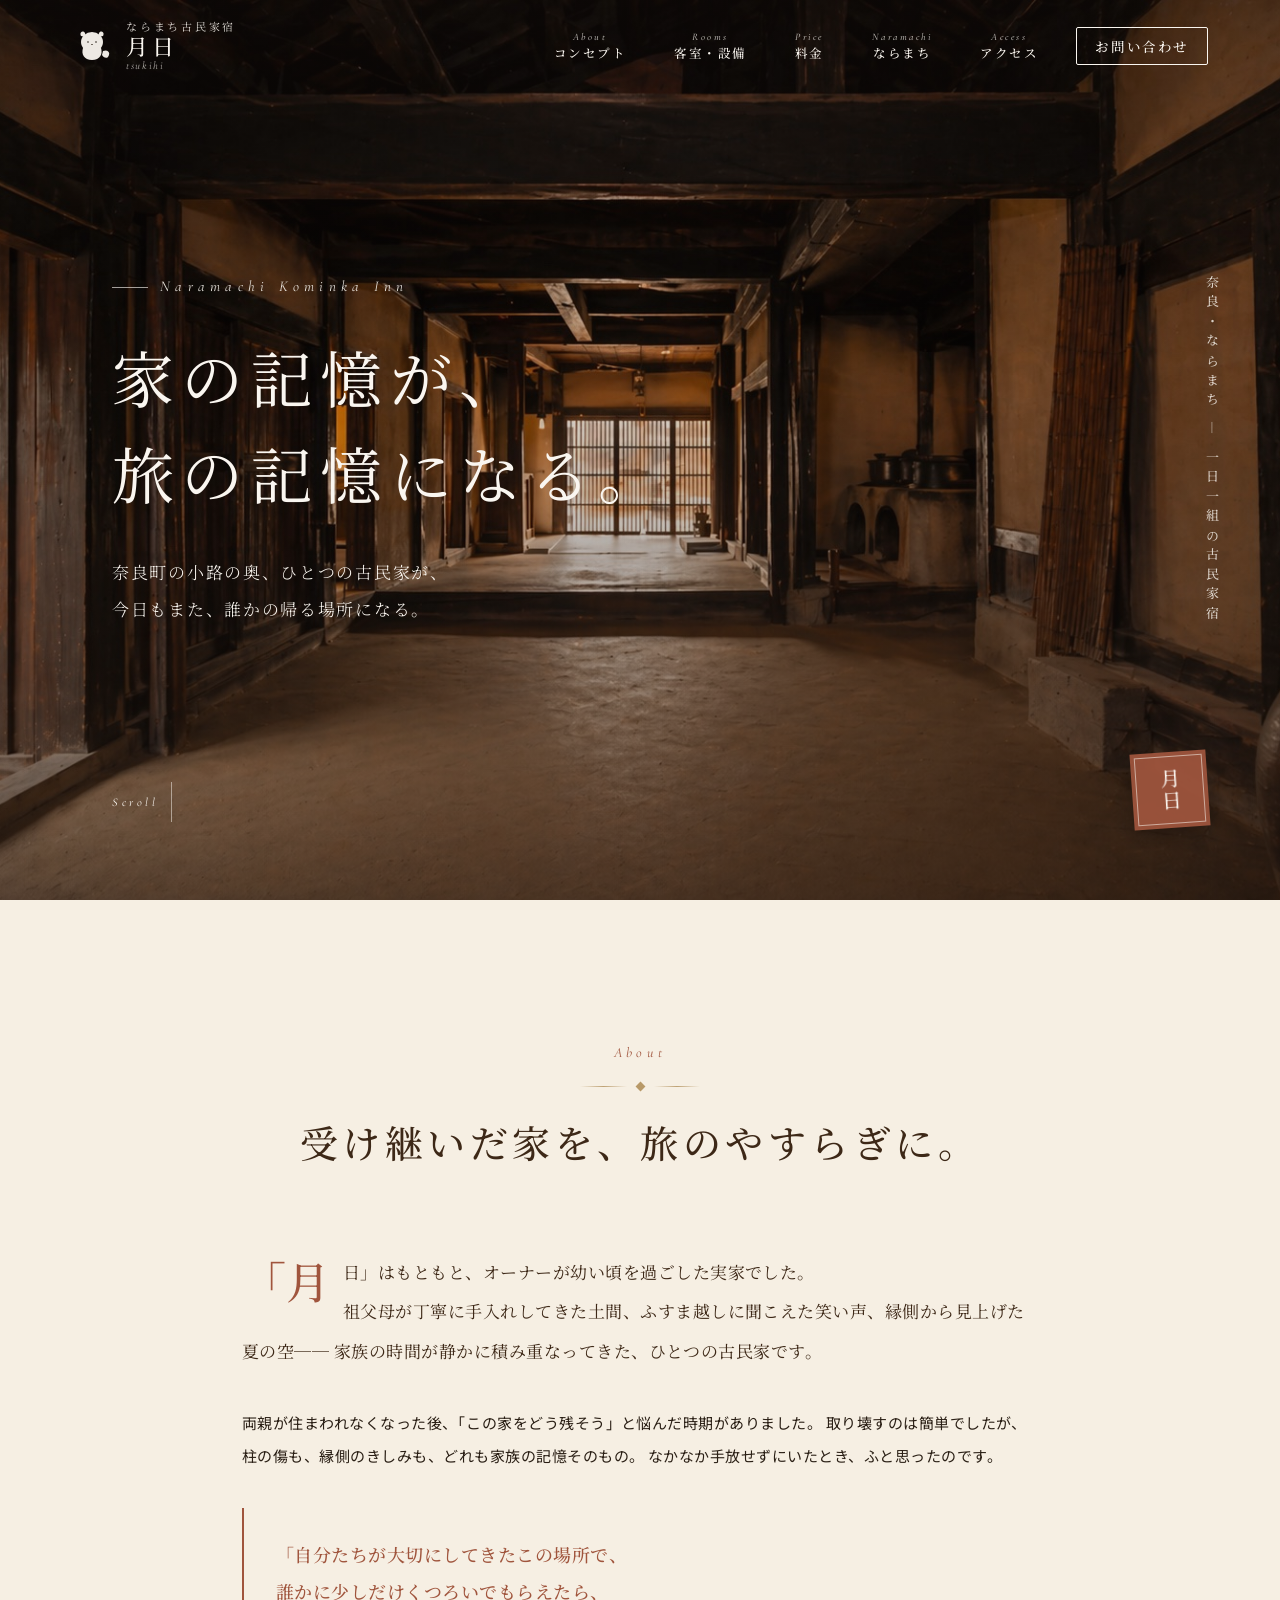
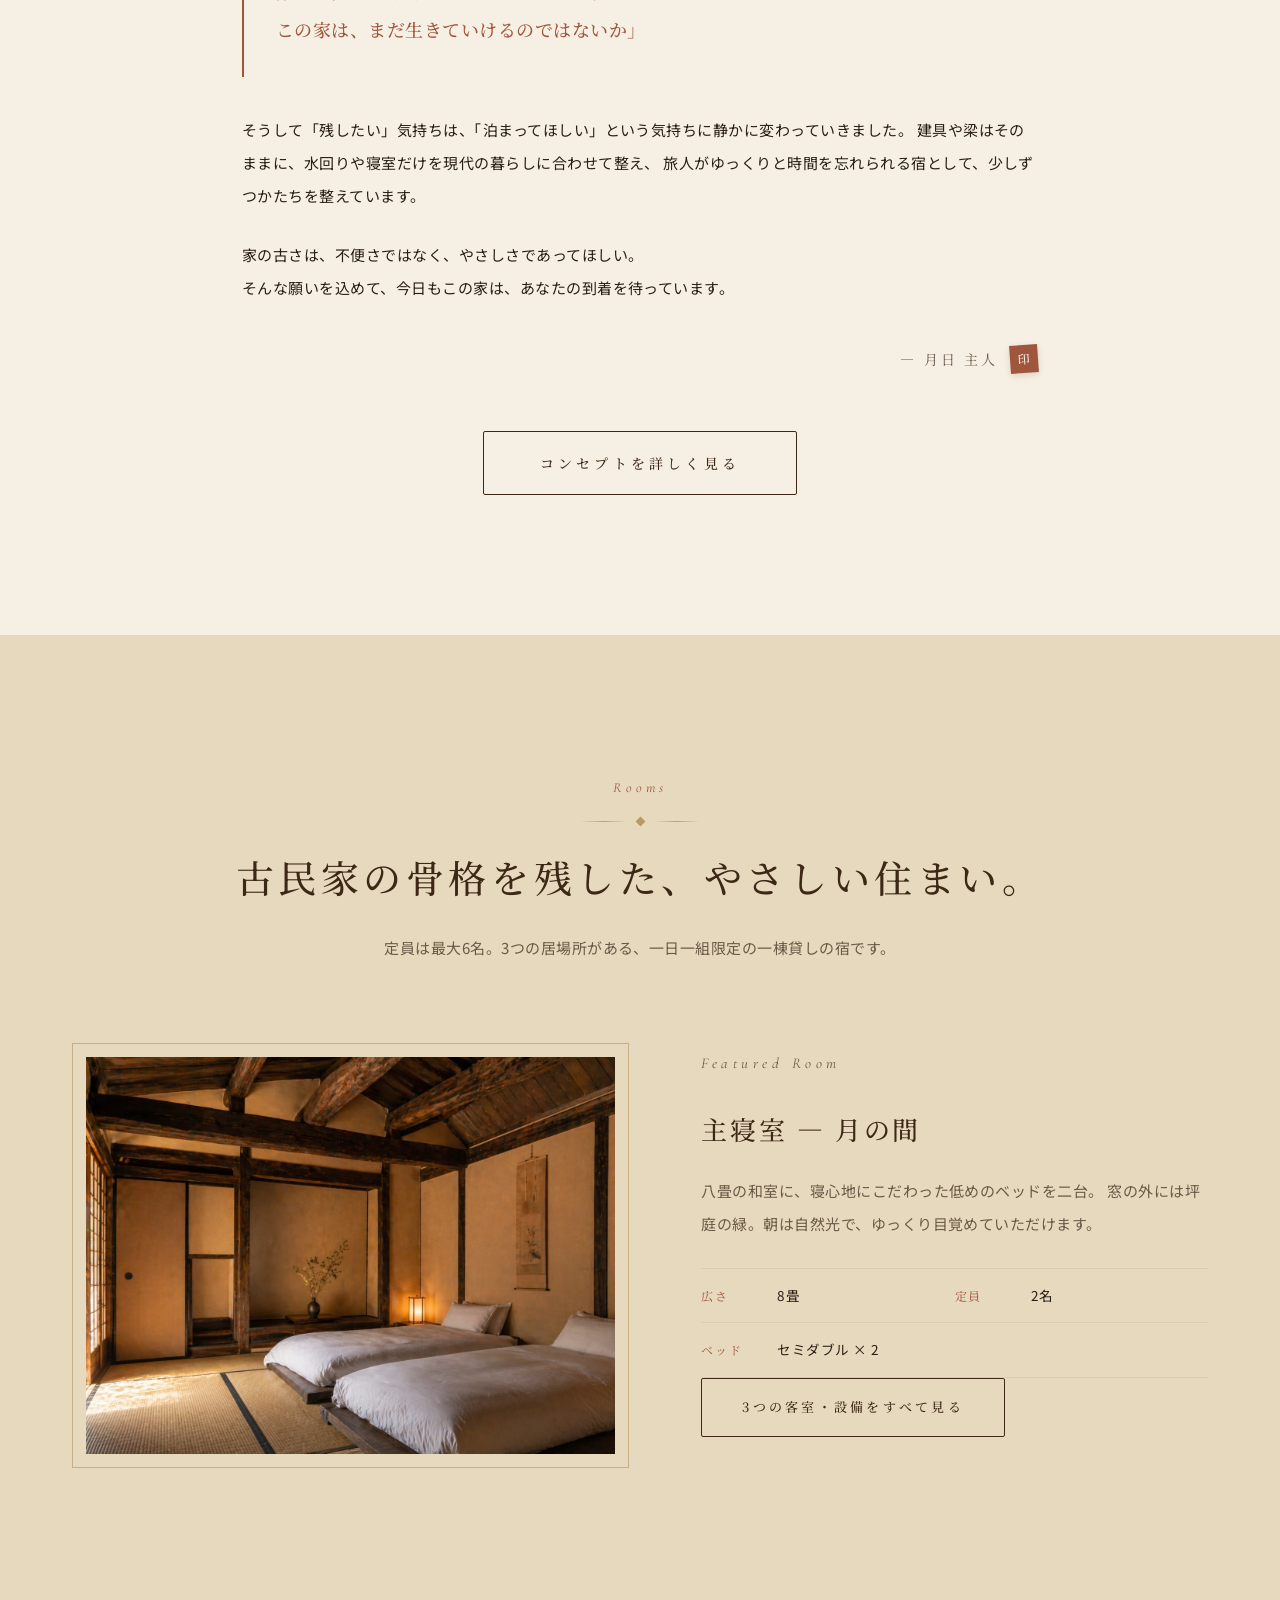
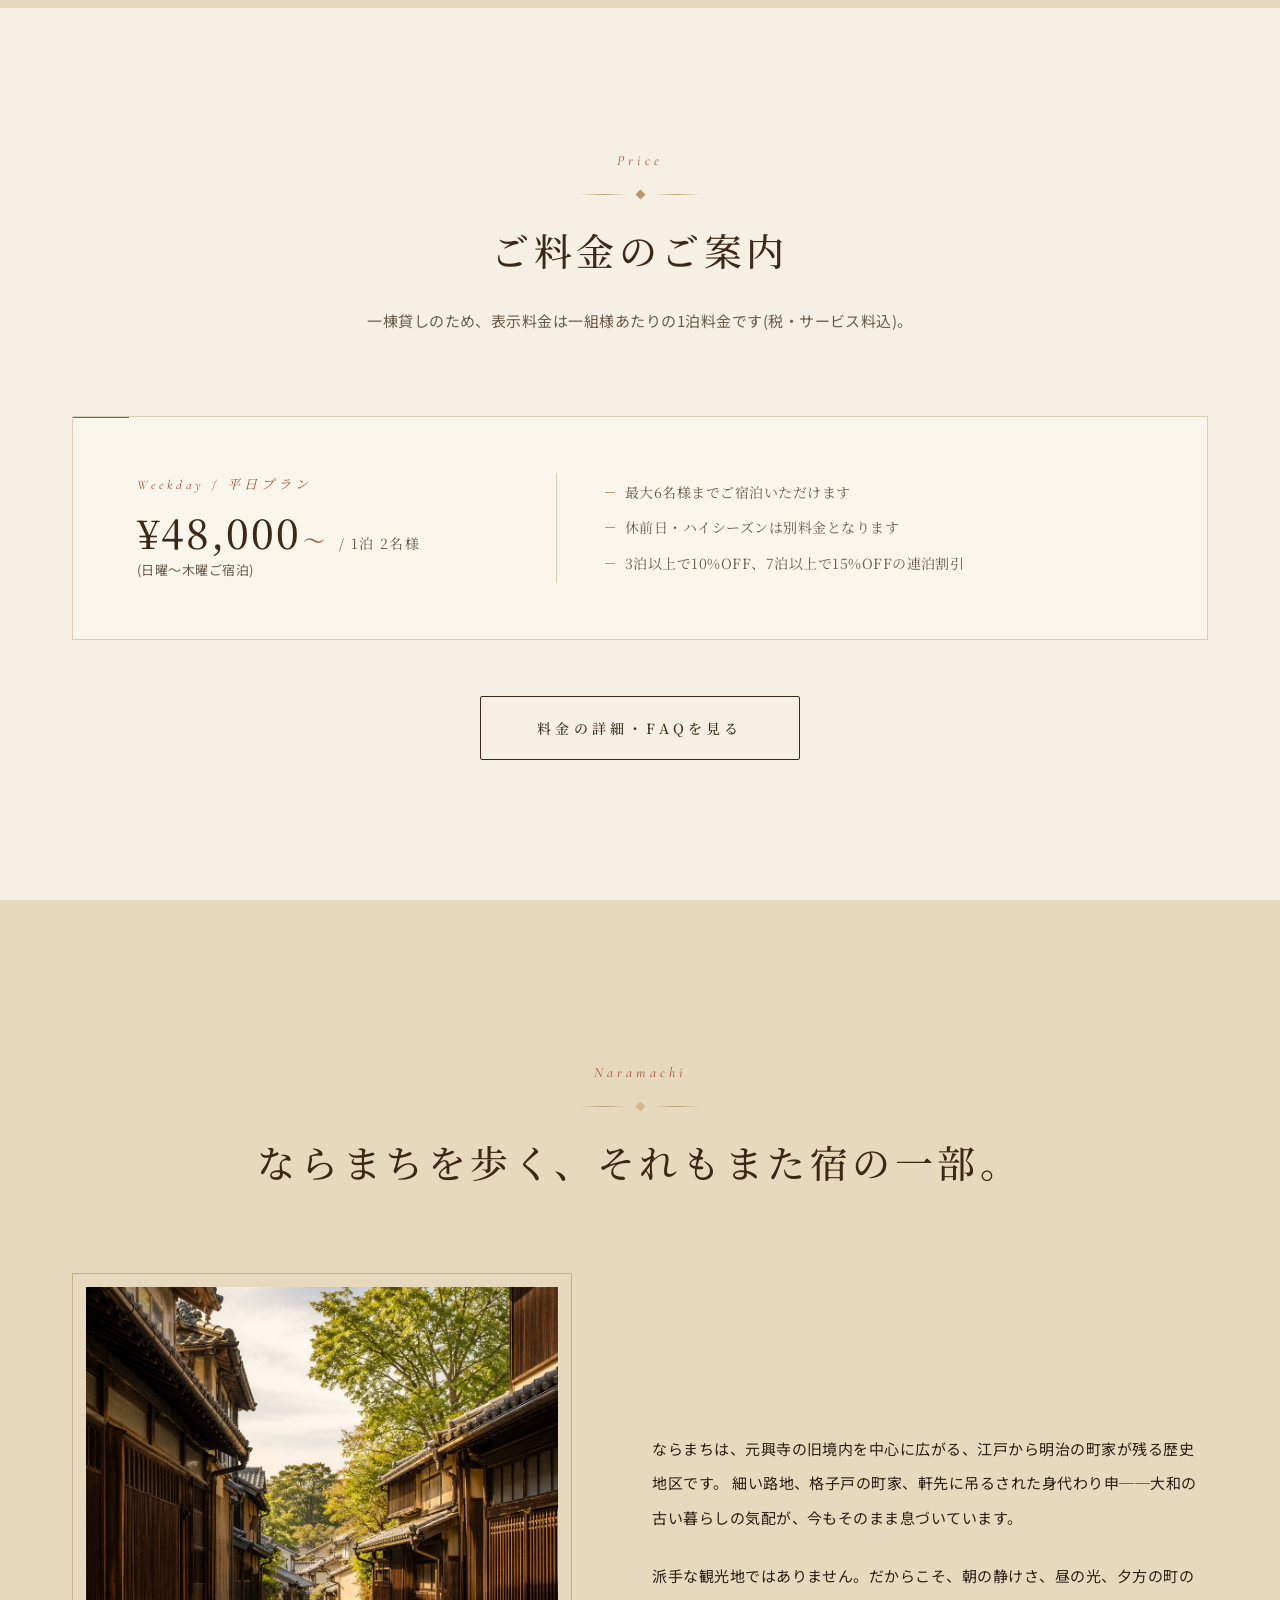
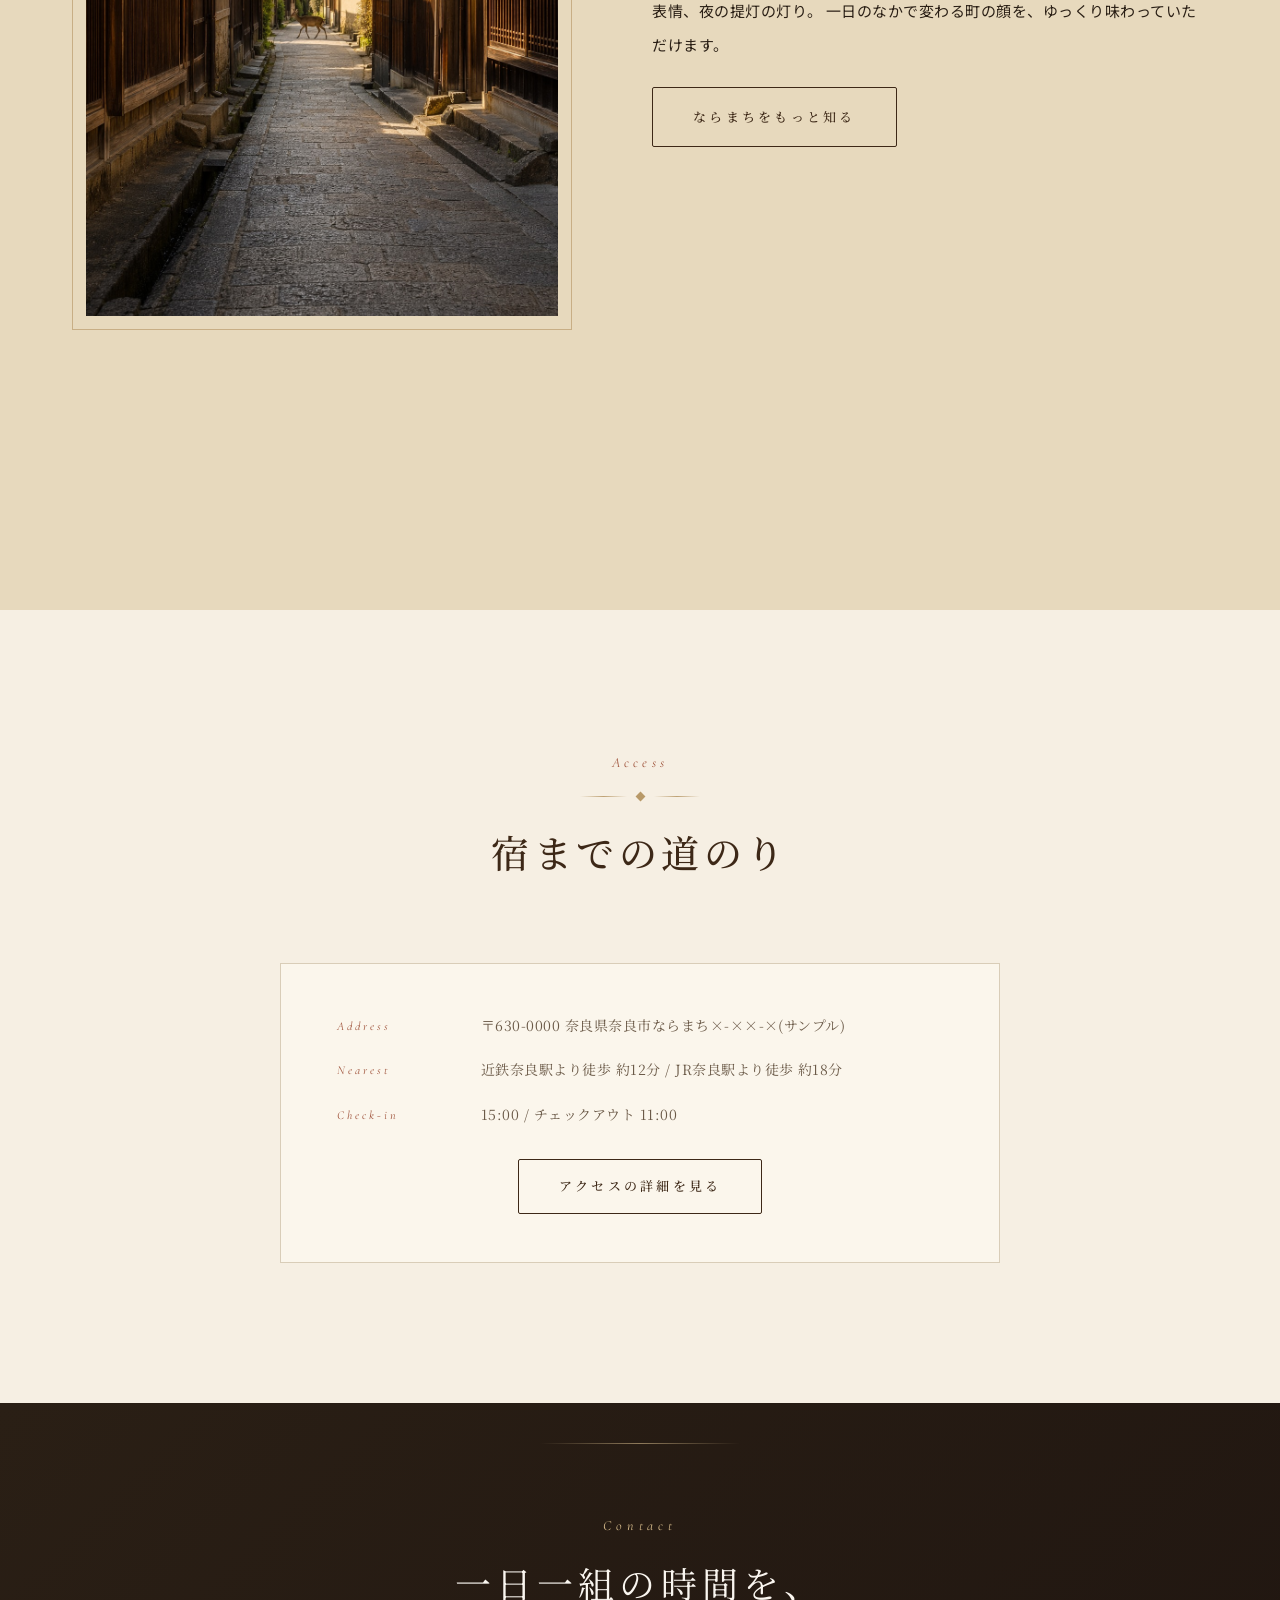
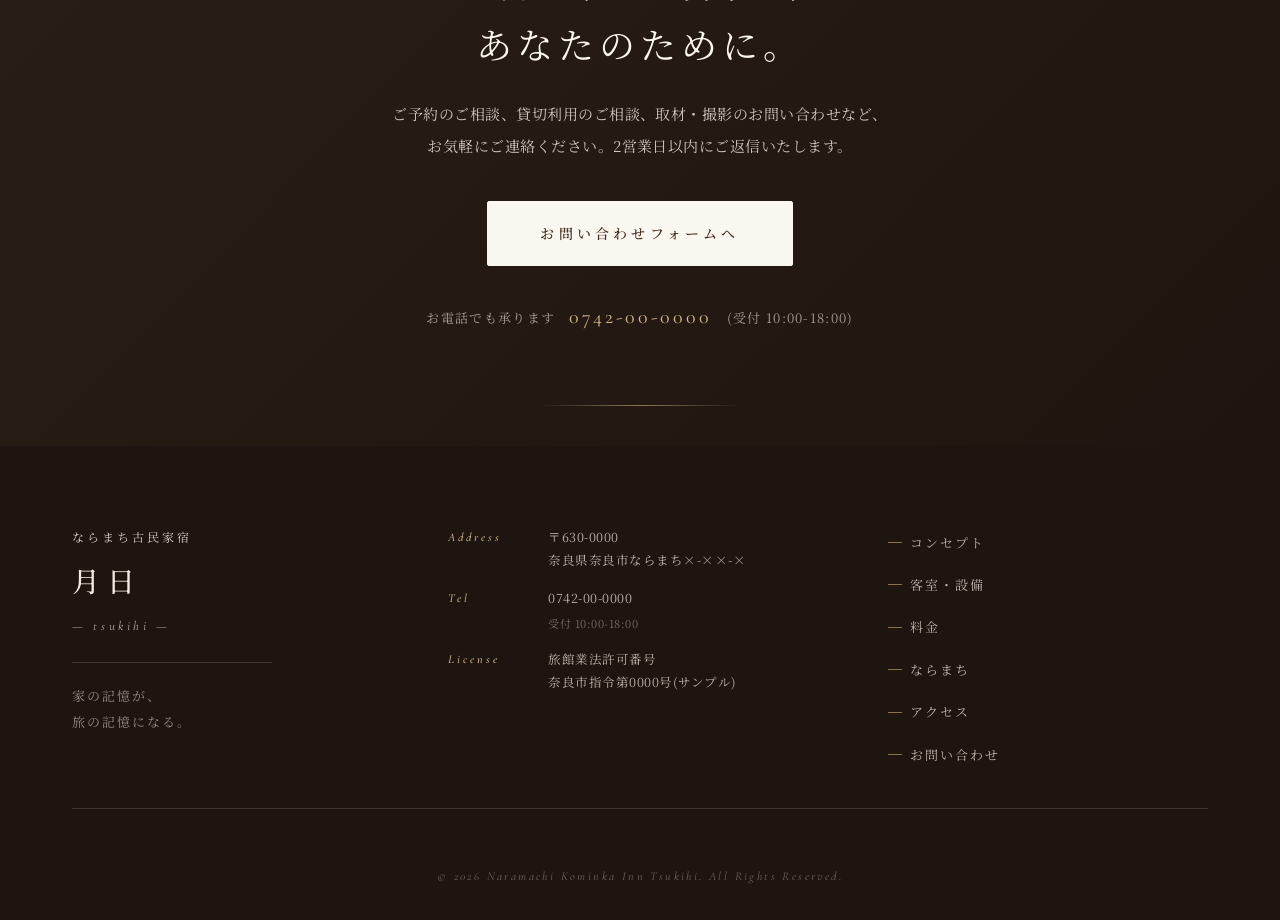
<file: index.html>
<!DOCTYPE html>
<html lang="ja">
<head>
<meta charset="UTF-8" />
<meta name="viewport" content="width=device-width, initial-scale=1.0" />
<title>ならまち古民家宿 月日 -tsukihi- | 奈良・ならまちの一棟貸し古民家宿</title>
<meta name="description" content="奈良・ならまちの古民家を改装した一棟貸しの宿「月日」。受け継がれた家の温もりをそのままに、旅人を迎えます。" />
<link rel="preconnect" href="https://fonts.googleapis.com" />
<link rel="preconnect" href="https://fonts.gstatic.com" crossorigin />
<link href="https://fonts.googleapis.com/css2?family=Noto+Serif+JP:wght@300;400;500;600;700&family=Noto+Sans+JP:wght@300;400;500;700&family=Cormorant+Garamond:ital,wght@0,400;0,500;1,400;1,500&display=swap" rel="stylesheet" />
<link rel="stylesheet" href="style.css" />
</head>
<body>

<!-- ============================
     SVG Defs — Mascots
============================ -->
<svg width="0" height="0" style="position:absolute" aria-hidden="true">
  <defs>
    <symbol id="mascot-tanuki" viewBox="0 0 80 72">
      <g fill="currentColor" stroke="none">
        <path d="M18 16 C 14 8, 22 4, 26 10 L 28 18 Z"/>
        <path d="M62 16 C 66 8, 58 4, 54 10 L 52 18 Z"/>
        <ellipse cx="40" cy="28" rx="22" ry="20"/>
        <path d="M22 40 C 18 52, 24 64, 40 64 C 56 64, 62 52, 58 40 Z"/>
        <path d="M62 46 C 72 42, 78 50, 72 58 C 68 62, 62 58, 60 54 Z"/>
      </g>
      <g fill="#faf6f0" stroke="none">
        <ellipse cx="32" cy="28" rx="6" ry="4.5"/>
        <ellipse cx="48" cy="28" rx="6" ry="4.5"/>
        <ellipse cx="40" cy="36" rx="7" ry="5"/>
      </g>
      <g fill="#2a1f15">
        <circle cx="32" cy="28" r="1.6"/>
        <circle cx="48" cy="28" r="1.6"/>
        <ellipse cx="40" cy="33" rx="1.6" ry="1.2"/>
      </g>
    </symbol>
  </defs>
</svg>

<!-- ============================
     Header
============================ -->
<header class="site-header" id="siteHeader">
  <div class="header-inner">
    <a href="index.html" class="site-logo" aria-label="ならまち古民家宿 月日">
      <span class="logo-mark" aria-hidden="true">
        <svg class="logo-tanuki" viewBox="0 0 80 72"><use href="#mascot-tanuki"/></svg>
      </span>
      <span class="logo-stack">
        <span class="logo-ja">ならまち古民家宿</span>
        <span class="logo-name">月日</span>
        <span class="logo-en">tsukihi</span>
      </span>
    </a>
    <nav class="site-nav">
      <ul>
        <li><a href="about.html"><span class="nav-en">About</span><span class="nav-jp">コンセプト</span></a></li>
        <li><a href="rooms.html"><span class="nav-en">Rooms</span><span class="nav-jp">客室・設備</span></a></li>
        <li><a href="price.html"><span class="nav-en">Price</span><span class="nav-jp">料金</span></a></li>
        <li><a href="naramachi.html"><span class="nav-en">Naramachi</span><span class="nav-jp">ならまち</span></a></li>
        <li><a href="access.html"><span class="nav-en">Access</span><span class="nav-jp">アクセス</span></a></li>
        <li><a href="contact.html" class="nav-cta">お問い合わせ</a></li>
      </ul>
    </nav>
    <button class="menu-toggle" id="menuToggle" aria-label="メニューを開く">
      <span></span><span></span><span></span>
    </button>
  </div>
</header>

<!-- ============================
     Hero (FV)
============================ -->
<section class="hero" id="top">
  <div class="hero-slideshow" aria-hidden="true">
    <div class="hero-slide hero-slide--1 is-active" data-label="古民家の外観(夕景)"></div>
    <div class="hero-slide hero-slide--2" data-label="土間と格子戸"></div>
    <div class="hero-slide hero-slide--3" data-label="縁側から望む坪庭"></div>
    <div class="hero-slide hero-slide--4" data-label="梁の見える居間"></div>
    <div class="hero-slide hero-slide--5" data-label="朝の光が差し込む客間"></div>
  </div>
  <div class="hero-overlay"></div>

  <p class="hero-vertical" aria-hidden="true">奈良・ならまち ― 一日一組の古民家宿</p>

  <div class="hero-content">
    <p class="hero-sub">Naramachi Kominka Inn</p>
    <h1 class="hero-title">
      <span class="hero-title-1">家の記憶が、</span>
      <span class="hero-title-2">旅の記憶になる。</span>
    </h1>
    <p class="hero-lead">
      奈良町の小路の奥、ひとつの古民家が、<br />
      今日もまた、誰かの帰る場所になる。
    </p>
    <a href="#about-digest" class="hero-scroll">
      <span>Scroll</span>
      <i></i>
    </a>
  </div>

  <div class="hero-seal" aria-hidden="true">
    <span>月日</span>
  </div>
</section>

<!-- ============================
     About Digest
============================ -->
<section class="section section--concept" id="about-digest">
  <div class="container container--narrow">
    <div class="section-head">
      <p class="section-en">About</p>
      <div class="ornament"><span></span><i></i><span></span></div>
      <h2 class="section-title">受け継いだ家を、<br class="sp-only" />旅のやすらぎに。</h2>
    </div>

    <div class="concept-text">
      <p class="lead">
        「月日」はもともと、オーナーが幼い頃を過ごした実家でした。<br />
        祖父母が丁寧に手入れしてきた土間、ふすま越しに聞こえた笑い声、縁側から見上げた夏の空──
        家族の時間が静かに積み重なってきた、ひとつの古民家です。
      </p>
      <p>
        両親が住まわれなくなった後、「この家をどう残そう」と悩んだ時期がありました。
        取り壊すのは簡単でしたが、柱の傷も、縁側のきしみも、どれも家族の記憶そのもの。
        なかなか手放せずにいたとき、ふと思ったのです。
      </p>
      <p class="quote">
        「自分たちが大切にしてきたこの場所で、<br />
        誰かに少しだけくつろいでもらえたら、<br />
        この家は、まだ生きていけるのではないか」
      </p>
      <p>
        そうして「残したい」気持ちは、「泊まってほしい」という気持ちに静かに変わっていきました。
        建具や梁はそのままに、水回りや寝室だけを現代の暮らしに合わせて整え、
        旅人がゆっくりと時間を忘れられる宿として、少しずつかたちを整えています。
      </p>
      <p>
        家の古さは、不便さではなく、やさしさであってほしい。<br />
        そんな願いを込めて、今日もこの家は、あなたの到着を待っています。
      </p>
      <p class="concept-sign">
        — 月日 主人 <span class="concept-sign-seal" aria-hidden="true">印</span>
      </p>
    </div>

    <div class="digest-cta-center">
      <a href="about.html" class="btn btn-outline">コンセプトを詳しく見る</a>
    </div>
  </div>
</section>

<!-- ============================
     Rooms Digest
============================ -->
<section class="section section--room">
  <div class="container">
    <div class="section-head">
      <p class="section-en">Rooms</p>
      <div class="ornament"><span></span><i></i><span></span></div>
      <h2 class="section-title">古民家の骨格を残した、<br class="sp-only" />やさしい住まい。</h2>
      <p class="section-desc">
        定員は最大6名。3つの居場所がある、一日一組限定の一棟貸しの宿です。
      </p>
    </div>

    <div class="room-list">
      <div class="room-item">
        <div class="image-frame">
          <div class="image-placeholder image-placeholder--wide has-image"><img src="images/room-01-bedroom.jpg" alt="主寝室(畳)" /></div>
        </div>
        <div class="room-text">
          <p class="room-label">Featured Room</p>
          <h3 class="room-title">主寝室 ― 月の間</h3>
          <p>
            八畳の和室に、寝心地にこだわった低めのベッドを二台。
            窓の外には坪庭の緑。朝は自然光で、ゆっくり目覚めていただけます。
          </p>
          <ul class="room-meta">
            <li><span>広さ</span>8畳</li>
            <li><span>定員</span>2名</li>
            <li><span>ベッド</span>セミダブル × 2</li>
          </ul>
          <p class="digest-cta-wrap">
            <a href="rooms.html" class="btn btn-outline">3つの客室・設備をすべて見る</a>
          </p>
        </div>
      </div>
    </div>
  </div>
</section>

<!-- ============================
     Price Digest
============================ -->
<section class="section section--price">
  <div class="container">
    <div class="section-head">
      <p class="section-en">Price</p>
      <div class="ornament"><span></span><i></i><span></span></div>
      <h2 class="section-title">ご料金のご案内</h2>
      <p class="section-desc">
        一棟貸しのため、表示料金は一組様あたりの1泊料金です(税・サービス料込)。
      </p>
    </div>

    <div class="price-teaser">
      <div class="price-teaser-card">
        <p class="price-teaser-label">Weekday / 平日プラン</p>
        <p class="price-teaser-value">¥48,000<em>〜</em><span>/ 1泊 2名様</span></p>
        <p class="price-teaser-note">(日曜〜木曜ご宿泊)</p>
      </div>
      <ul class="price-teaser-list">
        <li>最大6名様までご宿泊いただけます</li>
        <li>休前日・ハイシーズンは別料金となります</li>
        <li>3泊以上で10%OFF、7泊以上で15%OFFの連泊割引</li>
      </ul>
    </div>

    <div class="digest-cta-center">
      <a href="price.html" class="btn btn-outline">料金の詳細・FAQを見る</a>
    </div>
  </div>
</section>

<!-- ============================
     Naramachi Digest
============================ -->
<section class="section section--naramachi">
  <div class="container">
    <div class="section-head">
      <p class="section-en">Naramachi</p>
      <div class="ornament"><span></span><i></i><span></span></div>
      <h2 class="section-title">ならまちを歩く、<br class="sp-only" />それもまた宿の一部。</h2>
    </div>

    <div class="naramachi-grid">
      <div class="naramachi-image">
        <div class="image-frame">
          <div class="image-placeholder image-placeholder--tall has-image"><img src="images/naramachi-streetscape.jpg" alt="ならまちの町家通り" /></div>
        </div>
      </div>
      <div class="naramachi-text">
        <p>
          ならまちは、元興寺の旧境内を中心に広がる、江戸から明治の町家が残る歴史地区です。
          細い路地、格子戸の町家、軒先に吊るされた身代わり申──大和の古い暮らしの気配が、今もそのまま息づいています。
        </p>
        <p>
          派手な観光地ではありません。だからこそ、朝の静けさ、昼の光、夕方の町の表情、夜の提灯の灯り。
          一日のなかで変わる町の顔を、ゆっくり味わっていただけます。
        </p>
        <p class="digest-cta-wrap">
          <a href="naramachi.html" class="btn btn-outline">ならまちをもっと知る</a>
        </p>
      </div>
    </div>
  </div>
</section>

<!-- ============================
     Access Digest
============================ -->
<section class="section section--access">
  <div class="container">
    <div class="section-head">
      <p class="section-en">Access</p>
      <div class="ornament"><span></span><i></i><span></span></div>
      <h2 class="section-title">宿までの道のり</h2>
    </div>

    <div class="access-teaser">
      <dl>
        <dt>Address</dt>
        <dd>〒630-0000 奈良県奈良市ならまち×-××-×(サンプル)</dd>
        <dt>Nearest</dt>
        <dd>近鉄奈良駅より徒歩 約12分 / JR奈良駅より徒歩 約18分</dd>
        <dt>Check-in</dt>
        <dd>15:00 / チェックアウト 11:00</dd>
      </dl>
      <div class="digest-cta-wrap">
        <a href="access.html" class="btn btn-outline">アクセスの詳細を見る</a>
      </div>
    </div>
  </div>
</section>

<!-- ============================
     Contact CTA banner
============================ -->
<section class="home-cta">
  <div class="home-cta-inner">
    <p class="home-cta-en">Contact</p>
    <h2 class="home-cta-title">一日一組の時間を、<br />あなたのために。</h2>
    <p class="home-cta-lead">
      ご予約のご相談、貸切利用のご相談、取材・撮影のお問い合わせなど、<br class="pc-only" />
      お気軽にご連絡ください。2営業日以内にご返信いたします。
    </p>
    <a href="contact.html" class="btn-contact">お問い合わせフォームへ</a>
    <p class="home-cta-phone">
      お電話でも承ります <em>0742-00-0000</em> (受付 10:00-18:00)
    </p>
  </div>
</section>

<!-- ============================
     Footer
============================ -->
<footer class="site-footer">
  <div class="container">
    <div class="footer-top">
      <div class="footer-brand">
        <p class="footer-logo-ja">ならまち古民家宿</p>
        <p class="footer-logo-name">月日</p>
        <p class="footer-logo-en">— tsukihi —</p>
        <p class="footer-tagline">
          家の記憶が、<br />旅の記憶になる。
        </p>
      </div>
      <div class="footer-info">
        <dl>
          <dt>Address</dt>
          <dd>〒630-0000<br />奈良県奈良市ならまち×-××-×</dd>
          <dt>Tel</dt>
          <dd>0742-00-0000<br /><span>受付 10:00-18:00</span></dd>
          <dt>License</dt>
          <dd>旅館業法許可番号<br />奈良市指令第0000号(サンプル)</dd>
        </dl>
      </div>
      <nav class="footer-nav">
        <ul>
          <li><a href="about.html">コンセプト</a></li>
          <li><a href="rooms.html">客室・設備</a></li>
          <li><a href="price.html">料金</a></li>
          <li><a href="naramachi.html">ならまち</a></li>
          <li><a href="access.html">アクセス</a></li>
          <li><a href="contact.html">お問い合わせ</a></li>
        </ul>
      </nav>
    </div>
    <p class="copyright">&copy; 2026 Naramachi Kominka Inn Tsukihi. All Rights Reserved.</p>
  </div>
</footer>

<script src="script.js"></script>
</body>
</html>
</file>
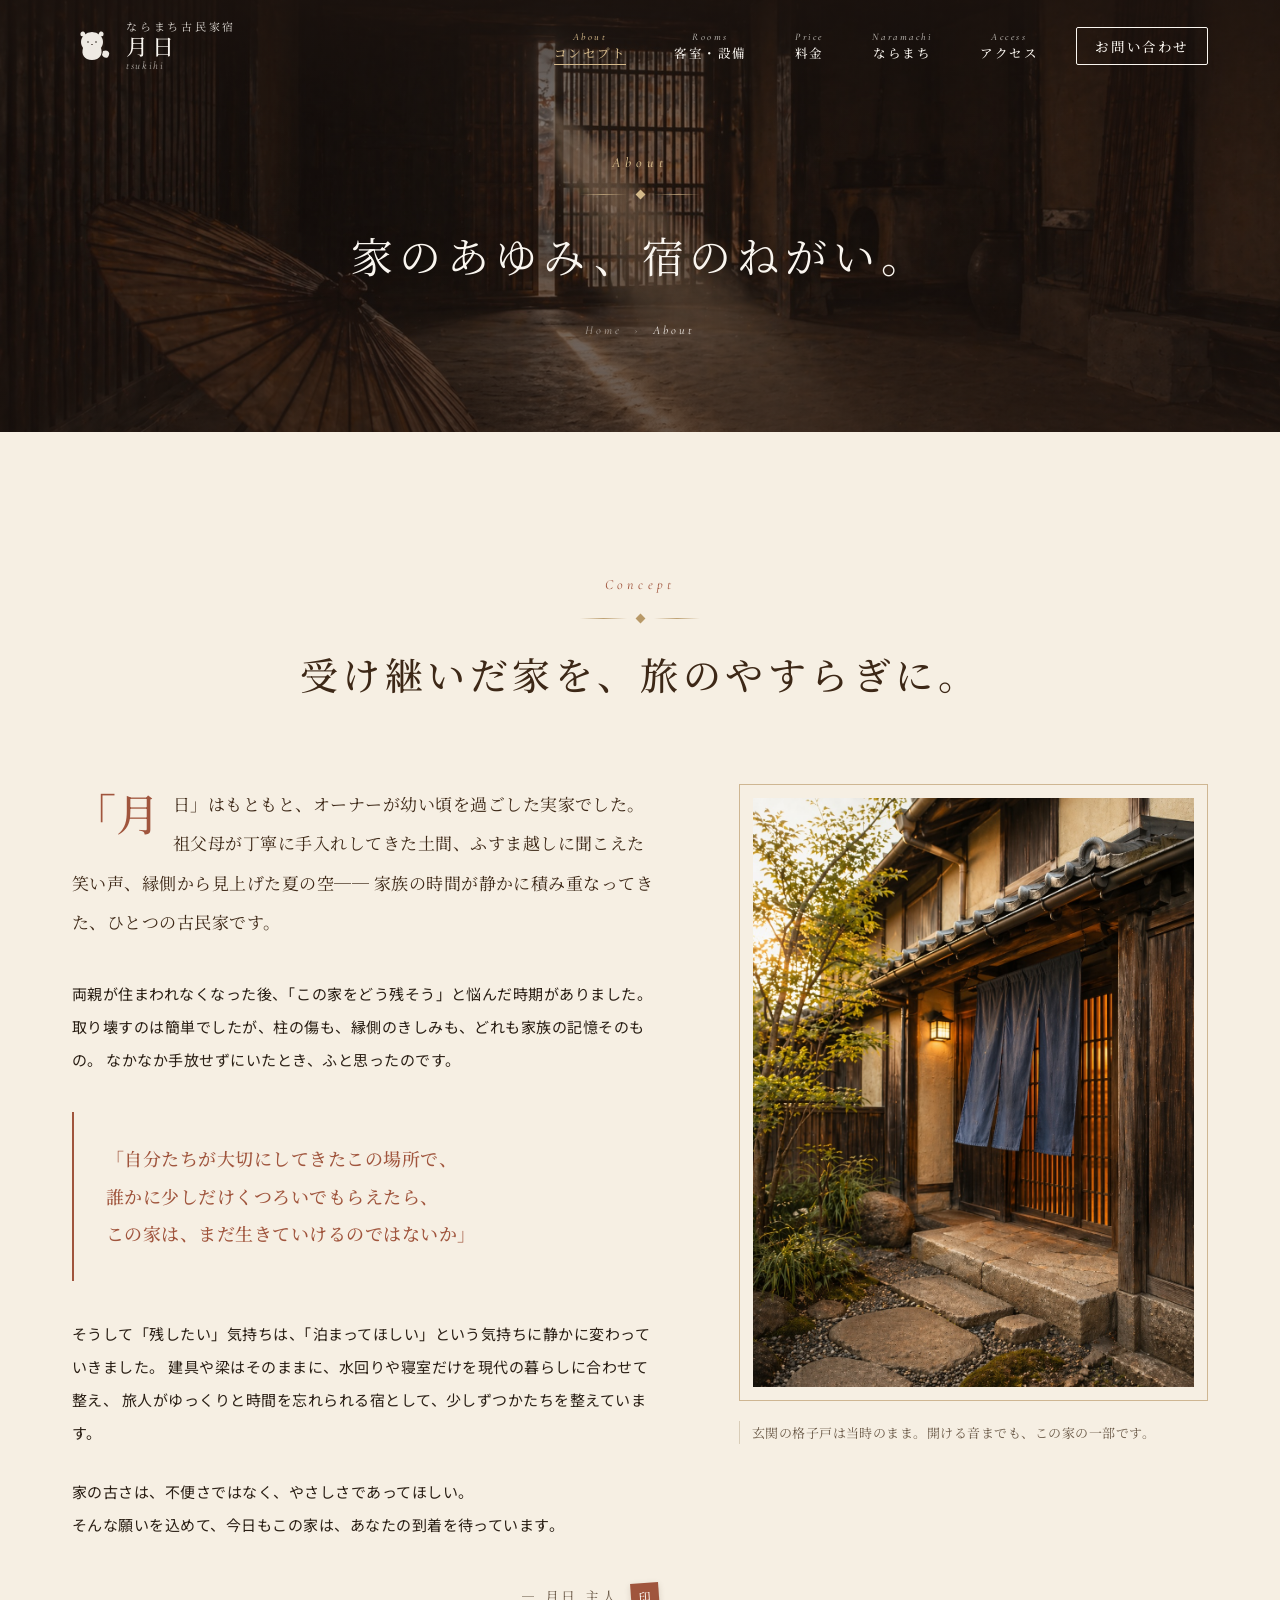
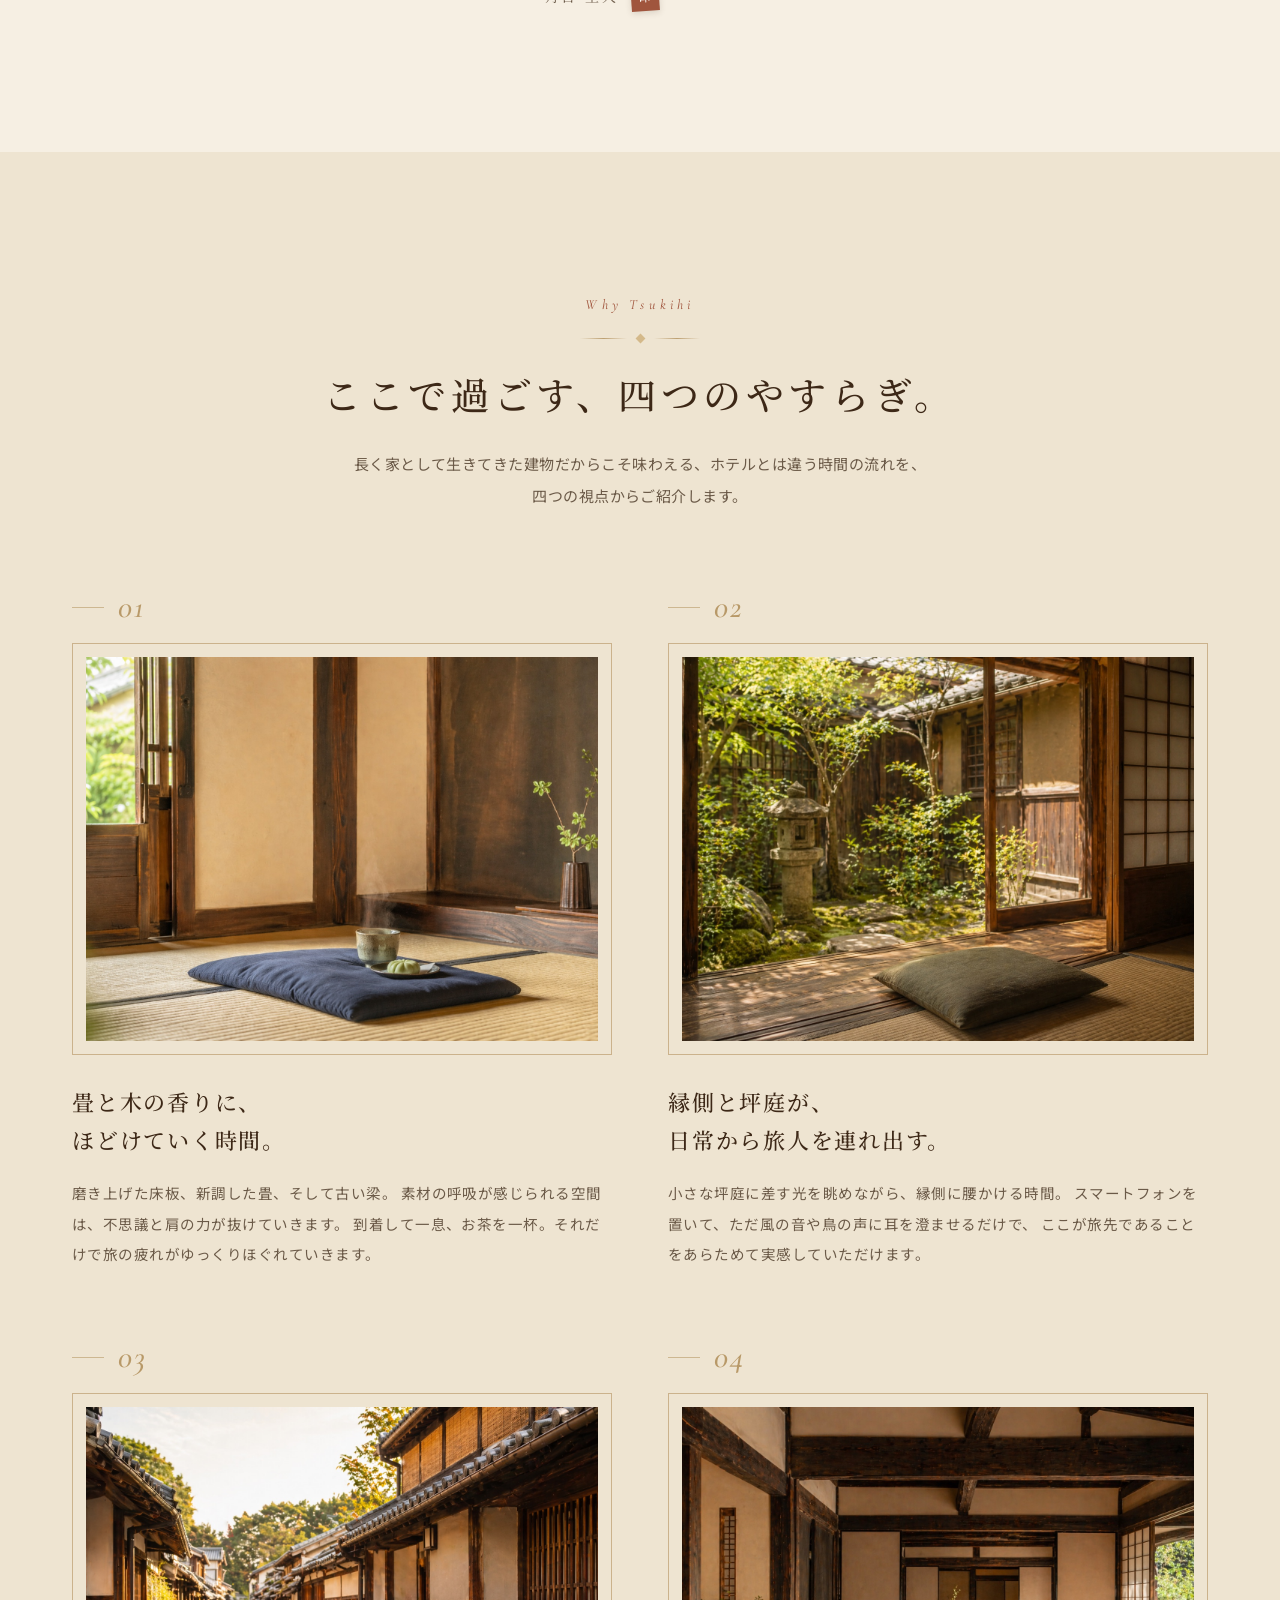
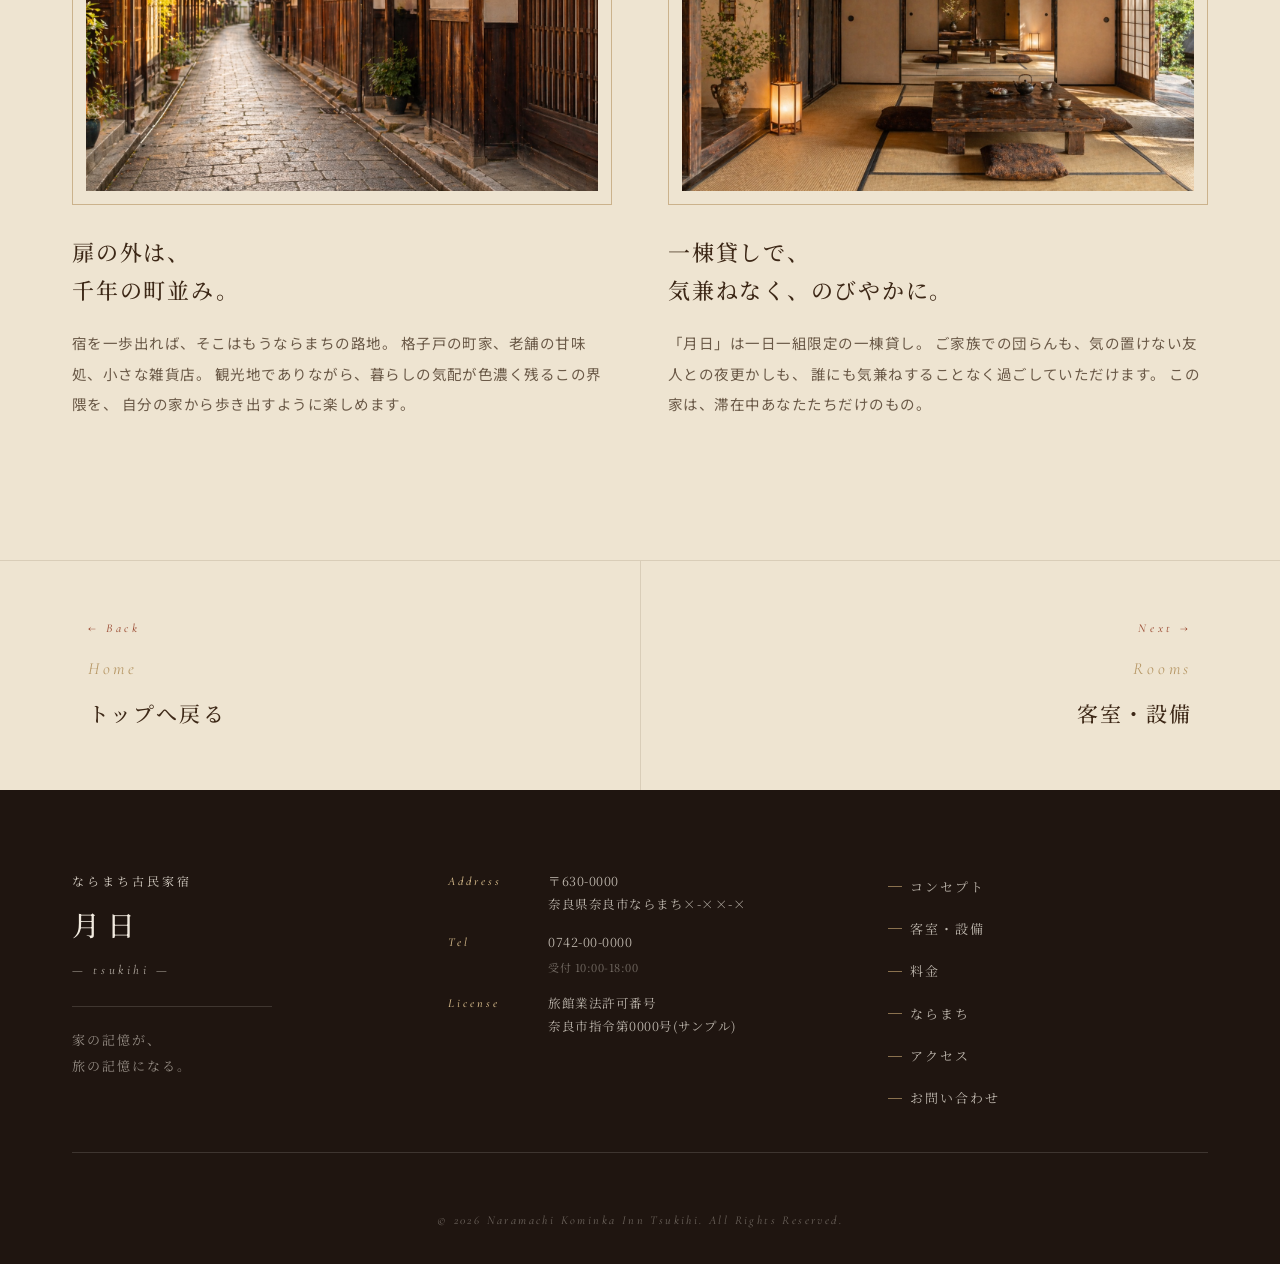
<file: about.html>
<!DOCTYPE html>
<html lang="ja">
<head>
<meta charset="UTF-8" />
<meta name="viewport" content="width=device-width, initial-scale=1.0" />
<title>コンセプト | ならまち古民家宿 月日 -tsukihi-</title>
<meta name="description" content="「月日」の由来と、四つのやすらぎ。受け継いだ家を、旅のやすらぎに変えるまでの物語。" />
<link rel="preconnect" href="https://fonts.googleapis.com" />
<link rel="preconnect" href="https://fonts.gstatic.com" crossorigin />
<link href="https://fonts.googleapis.com/css2?family=Noto+Serif+JP:wght@300;400;500;600;700&family=Noto+Sans+JP:wght@300;400;500;700&family=Cormorant+Garamond:ital,wght@0,400;0,500;1,400;1,500&display=swap" rel="stylesheet" />
<link rel="stylesheet" href="style.css" />
</head>
<body>

<svg width="0" height="0" style="position:absolute" aria-hidden="true">
  <defs>
    <symbol id="mascot-tanuki" viewBox="0 0 80 72">
      <g fill="currentColor" stroke="none">
        <path d="M18 16 C 14 8, 22 4, 26 10 L 28 18 Z"/>
        <path d="M62 16 C 66 8, 58 4, 54 10 L 52 18 Z"/>
        <ellipse cx="40" cy="28" rx="22" ry="20"/>
        <path d="M22 40 C 18 52, 24 64, 40 64 C 56 64, 62 52, 58 40 Z"/>
        <path d="M62 46 C 72 42, 78 50, 72 58 C 68 62, 62 58, 60 54 Z"/>
      </g>
      <g fill="#faf6f0" stroke="none">
        <ellipse cx="32" cy="28" rx="6" ry="4.5"/>
        <ellipse cx="48" cy="28" rx="6" ry="4.5"/>
        <ellipse cx="40" cy="36" rx="7" ry="5"/>
      </g>
      <g fill="#2a1f15">
        <circle cx="32" cy="28" r="1.6"/>
        <circle cx="48" cy="28" r="1.6"/>
        <ellipse cx="40" cy="33" rx="1.6" ry="1.2"/>
      </g>
    </symbol>
  </defs>
</svg>

<header class="site-header is-scrolled" id="siteHeader">
  <div class="header-inner">
    <a href="index.html" class="site-logo" aria-label="ならまち古民家宿 月日">
      <span class="logo-mark" aria-hidden="true">
        <svg class="logo-tanuki" viewBox="0 0 80 72"><use href="#mascot-tanuki"/></svg>
      </span>
      <span class="logo-stack">
        <span class="logo-ja">ならまち古民家宿</span>
        <span class="logo-name">月日</span>
        <span class="logo-en">tsukihi</span>
      </span>
    </a>
    <nav class="site-nav">
      <ul>
        <li><a href="about.html" class="is-current"><span class="nav-en">About</span><span class="nav-jp">コンセプト</span></a></li>
        <li><a href="rooms.html"><span class="nav-en">Rooms</span><span class="nav-jp">客室・設備</span></a></li>
        <li><a href="price.html"><span class="nav-en">Price</span><span class="nav-jp">料金</span></a></li>
        <li><a href="naramachi.html"><span class="nav-en">Naramachi</span><span class="nav-jp">ならまち</span></a></li>
        <li><a href="access.html"><span class="nav-en">Access</span><span class="nav-jp">アクセス</span></a></li>
        <li><a href="contact.html" class="nav-cta">お問い合わせ</a></li>
      </ul>
    </nav>
    <button class="menu-toggle" id="menuToggle" aria-label="メニューを開く">
      <span></span><span></span><span></span>
    </button>
  </div>
</header>

<!-- ============================
     Page Hero
============================ -->
<section class="page-hero">
  <div class="page-hero-bg" aria-hidden="true">
    <img src="images/pagehero-about.jpg" alt="" />
  </div>
  <div class="page-hero-overlay" aria-hidden="true"></div>
  <div class="page-hero-content">
    <p class="page-hero-en">About</p>
    <div class="ornament"><span></span><i></i><span></span></div>
    <h1 class="page-hero-title">家のあゆみ、<br class="sp-only" />宿のねがい。</h1>
    <nav class="breadcrumb" aria-label="breadcrumb">
      <ol>
        <li><a href="index.html">Home</a></li>
        <li aria-current="page">About</li>
      </ol>
    </nav>
  </div>
</section>

<!-- ============================
     Concept / 由来
============================ -->
<section class="section section--concept">
  <div class="container">
    <div class="section-head">
      <p class="section-en">Concept</p>
      <div class="ornament"><span></span><i></i><span></span></div>
      <h2 class="section-title">受け継いだ家を、<br class="sp-only" />旅のやすらぎに。</h2>
    </div>

    <div class="concept-grid">
      <div class="concept-text">
        <p class="lead">
          「月日」はもともと、オーナーが幼い頃を過ごした実家でした。<br />
          祖父母が丁寧に手入れしてきた土間、ふすま越しに聞こえた笑い声、縁側から見上げた夏の空──
          家族の時間が静かに積み重なってきた、ひとつの古民家です。
        </p>
        <p>
          両親が住まわれなくなった後、「この家をどう残そう」と悩んだ時期がありました。
          取り壊すのは簡単でしたが、柱の傷も、縁側のきしみも、どれも家族の記憶そのもの。
          なかなか手放せずにいたとき、ふと思ったのです。
        </p>
        <p class="quote">
          「自分たちが大切にしてきたこの場所で、<br />
          誰かに少しだけくつろいでもらえたら、<br />
          この家は、まだ生きていけるのではないか」
        </p>
        <p>
          そうして「残したい」気持ちは、「泊まってほしい」という気持ちに静かに変わっていきました。
          建具や梁はそのままに、水回りや寝室だけを現代の暮らしに合わせて整え、
          旅人がゆっくりと時間を忘れられる宿として、少しずつかたちを整えています。
        </p>
        <p>
          家の古さは、不便さではなく、やさしさであってほしい。<br />
          そんな願いを込めて、今日もこの家は、あなたの到着を待っています。
        </p>
        <p class="concept-sign">
          — 月日 主人 <span class="concept-sign-seal" aria-hidden="true">印</span>
        </p>
      </div>

      <div class="concept-image">
        <div class="image-frame">
          <div class="image-placeholder image-placeholder--tall has-image"><img src="images/about-entrance.jpg" alt="古民家の玄関・格子戸" /></div>
        </div>
        <p class="image-caption">玄関の格子戸は当時のまま。開ける音までも、この家の一部です。</p>
      </div>
    </div>
  </div>
</section>

<!-- ============================
     Feature / 宿の魅力
============================ -->
<section class="section section--feature">
  <div class="container">
    <div class="section-head">
      <p class="section-en">Why Tsukihi</p>
      <div class="ornament"><span></span><i></i><span></span></div>
      <h2 class="section-title">ここで過ごす、<br class="sp-only" />四つのやすらぎ。</h2>
      <p class="section-desc">
        長く家として生きてきた建物だからこそ味わえる、ホテルとは違う時間の流れを、<br class="pc-only" />
        四つの視点からご紹介します。
      </p>
    </div>

    <div class="feature-grid">
      <article class="feature-card">
        <div class="feature-num">01</div>
        <div class="image-frame"><div class="image-placeholder image-placeholder--feature has-image"><img src="images/about-feature-01-tatami.jpg" alt="畳の間でくつろぐ様子" /></div></div>
        <h3 class="feature-title">畳と木の香りに、<br />ほどけていく時間。</h3>
        <p>
          磨き上げた床板、新調した畳、そして古い梁。
          素材の呼吸が感じられる空間は、不思議と肩の力が抜けていきます。
          到着して一息、お茶を一杯。それだけで旅の疲れがゆっくりほぐれていきます。
        </p>
      </article>

      <article class="feature-card">
        <div class="feature-num">02</div>
        <div class="image-frame"><div class="image-placeholder image-placeholder--feature has-image"><img src="images/about-feature-02-engawa.jpg" alt="坪庭と縁側" /></div></div>
        <h3 class="feature-title">縁側と坪庭が、<br />日常から旅人を連れ出す。</h3>
        <p>
          小さな坪庭に差す光を眺めながら、縁側に腰かける時間。
          スマートフォンを置いて、ただ風の音や鳥の声に耳を澄ませるだけで、
          ここが旅先であることをあらためて実感していただけます。
        </p>
      </article>

      <article class="feature-card">
        <div class="feature-num">03</div>
        <div class="image-frame"><div class="image-placeholder image-placeholder--feature has-image"><img src="images/about-feature-03-alley.jpg" alt="ならまちの路地" /></div></div>
        <h3 class="feature-title">扉の外は、<br />千年の町並み。</h3>
        <p>
          宿を一歩出れば、そこはもうならまちの路地。
          格子戸の町家、老舗の甘味処、小さな雑貨店。
          観光地でありながら、暮らしの気配が色濃く残るこの界隈を、
          自分の家から歩き出すように楽しめます。
        </p>
      </article>

      <article class="feature-card">
        <div class="feature-num">04</div>
        <div class="image-frame"><div class="image-placeholder image-placeholder--feature has-image"><img src="images/about-feature-04-interior.jpg" alt="一棟貸しの室内" /></div></div>
        <h3 class="feature-title">一棟貸しで、<br />気兼ねなく、のびやかに。</h3>
        <p>
          「月日」は一日一組限定の一棟貸し。
          ご家族での団らんも、気の置けない友人との夜更かしも、
          誰にも気兼ねすることなく過ごしていただけます。
          この家は、滞在中あなたたちだけのもの。
        </p>
      </article>
    </div>
  </div>
</section>

<!-- ============================
     Next Navigation
============================ -->
<nav class="next-nav" aria-label="次のページへ">
  <div class="next-nav-grid">
    <a href="index.html" class="next-nav-item next-nav-prev">
      <p class="next-nav-label">← Back</p>
      <p class="next-nav-en">Home</p>
      <p class="next-nav-jp">トップへ戻る</p>
    </a>
    <a href="rooms.html" class="next-nav-item next-nav-next">
      <p class="next-nav-label">Next →</p>
      <p class="next-nav-en">Rooms</p>
      <p class="next-nav-jp">客室・設備</p>
    </a>
  </div>
</nav>

<!-- ============================
     Footer
============================ -->
<footer class="site-footer">
  <div class="container">
    <div class="footer-top">
      <div class="footer-brand">
        <p class="footer-logo-ja">ならまち古民家宿</p>
        <p class="footer-logo-name">月日</p>
        <p class="footer-logo-en">— tsukihi —</p>
        <p class="footer-tagline">
          家の記憶が、<br />旅の記憶になる。
        </p>
      </div>
      <div class="footer-info">
        <dl>
          <dt>Address</dt>
          <dd>〒630-0000<br />奈良県奈良市ならまち×-××-×</dd>
          <dt>Tel</dt>
          <dd>0742-00-0000<br /><span>受付 10:00-18:00</span></dd>
          <dt>License</dt>
          <dd>旅館業法許可番号<br />奈良市指令第0000号(サンプル)</dd>
        </dl>
      </div>
      <nav class="footer-nav">
        <ul>
          <li><a href="about.html">コンセプト</a></li>
          <li><a href="rooms.html">客室・設備</a></li>
          <li><a href="price.html">料金</a></li>
          <li><a href="naramachi.html">ならまち</a></li>
          <li><a href="access.html">アクセス</a></li>
          <li><a href="contact.html">お問い合わせ</a></li>
        </ul>
      </nav>
    </div>
    <p class="copyright">&copy; 2026 Naramachi Kominka Inn Tsukihi. All Rights Reserved.</p>
  </div>
</footer>

<script src="script.js"></script>
</body>
</html>
</file>
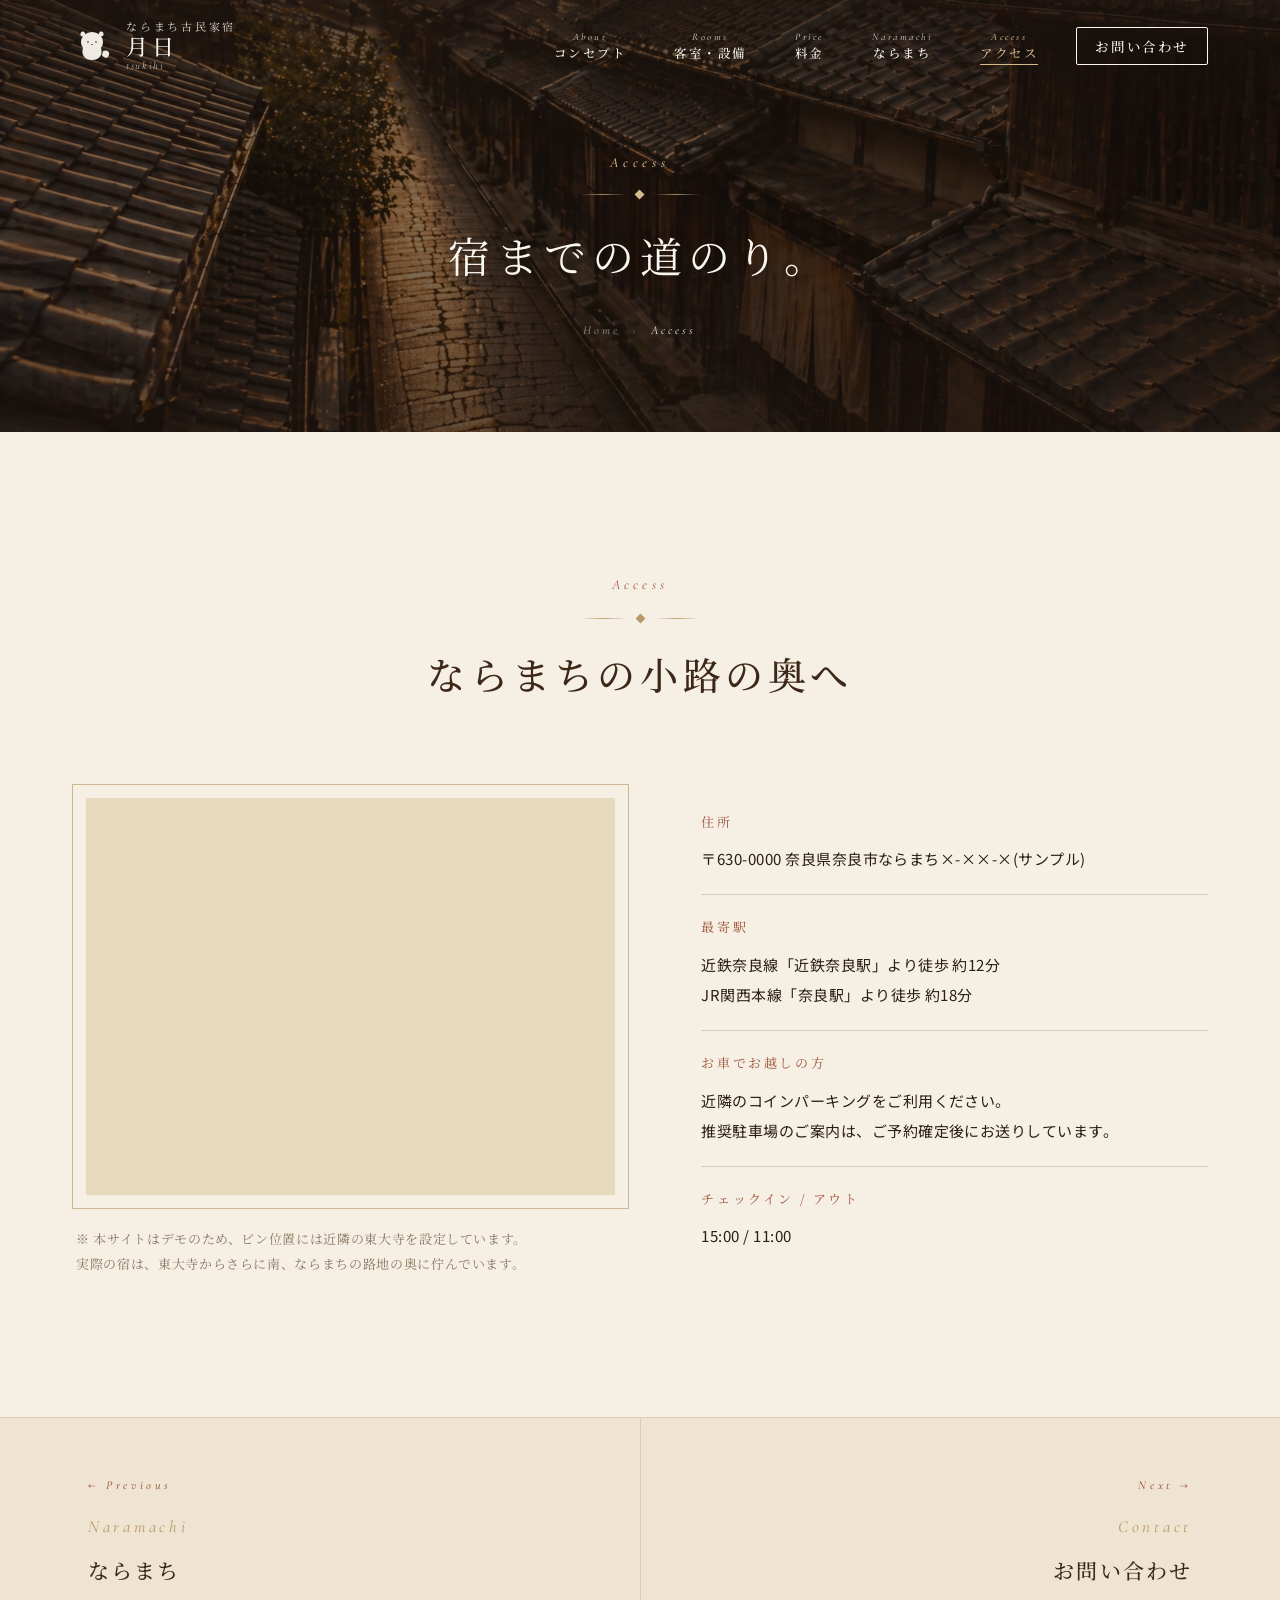
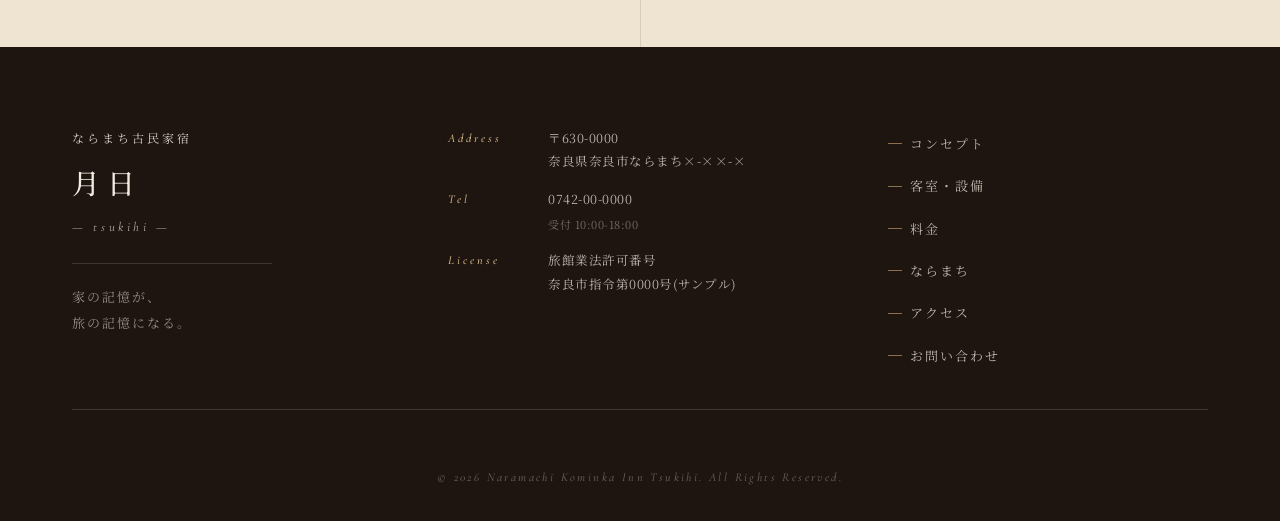
<file: access.html>
<!DOCTYPE html>
<html lang="ja">
<head>
<meta charset="UTF-8" />
<meta name="viewport" content="width=device-width, initial-scale=1.0" />
<title>アクセス | ならまち古民家宿 月日 -tsukihi-</title>
<meta name="description" content="ならまち古民家宿「月日」へのアクセス案内。最寄駅からの徒歩ルート、駐車場、チェックイン・アウト時間。" />
<link rel="preconnect" href="https://fonts.googleapis.com" />
<link rel="preconnect" href="https://fonts.gstatic.com" crossorigin />
<link href="https://fonts.googleapis.com/css2?family=Noto+Serif+JP:wght@300;400;500;600;700&family=Noto+Sans+JP:wght@300;400;500;700&family=Cormorant+Garamond:ital,wght@0,400;0,500;1,400;1,500&display=swap" rel="stylesheet" />
<link rel="stylesheet" href="style.css" />
</head>
<body>

<svg width="0" height="0" style="position:absolute" aria-hidden="true">
  <defs>
    <symbol id="mascot-tanuki" viewBox="0 0 80 72">
      <g fill="currentColor" stroke="none">
        <path d="M18 16 C 14 8, 22 4, 26 10 L 28 18 Z"/>
        <path d="M62 16 C 66 8, 58 4, 54 10 L 52 18 Z"/>
        <ellipse cx="40" cy="28" rx="22" ry="20"/>
        <path d="M22 40 C 18 52, 24 64, 40 64 C 56 64, 62 52, 58 40 Z"/>
        <path d="M62 46 C 72 42, 78 50, 72 58 C 68 62, 62 58, 60 54 Z"/>
      </g>
      <g fill="#faf6f0" stroke="none">
        <ellipse cx="32" cy="28" rx="6" ry="4.5"/>
        <ellipse cx="48" cy="28" rx="6" ry="4.5"/>
        <ellipse cx="40" cy="36" rx="7" ry="5"/>
      </g>
      <g fill="#2a1f15">
        <circle cx="32" cy="28" r="1.6"/>
        <circle cx="48" cy="28" r="1.6"/>
        <ellipse cx="40" cy="33" rx="1.6" ry="1.2"/>
      </g>
    </symbol>
  </defs>
</svg>

<header class="site-header is-scrolled" id="siteHeader">
  <div class="header-inner">
    <a href="index.html" class="site-logo" aria-label="ならまち古民家宿 月日">
      <span class="logo-mark" aria-hidden="true">
        <svg class="logo-tanuki" viewBox="0 0 80 72"><use href="#mascot-tanuki"/></svg>
      </span>
      <span class="logo-stack">
        <span class="logo-ja">ならまち古民家宿</span>
        <span class="logo-name">月日</span>
        <span class="logo-en">tsukihi</span>
      </span>
    </a>
    <nav class="site-nav">
      <ul>
        <li><a href="about.html"><span class="nav-en">About</span><span class="nav-jp">コンセプト</span></a></li>
        <li><a href="rooms.html"><span class="nav-en">Rooms</span><span class="nav-jp">客室・設備</span></a></li>
        <li><a href="price.html"><span class="nav-en">Price</span><span class="nav-jp">料金</span></a></li>
        <li><a href="naramachi.html"><span class="nav-en">Naramachi</span><span class="nav-jp">ならまち</span></a></li>
        <li><a href="access.html" class="is-current"><span class="nav-en">Access</span><span class="nav-jp">アクセス</span></a></li>
        <li><a href="contact.html" class="nav-cta">お問い合わせ</a></li>
      </ul>
    </nav>
    <button class="menu-toggle" id="menuToggle" aria-label="メニューを開く">
      <span></span><span></span><span></span>
    </button>
  </div>
</header>

<!-- Page Hero -->
<section class="page-hero">
  <div class="page-hero-bg" aria-hidden="true">
    <img src="images/pagehero-access.jpg" alt="" />
  </div>
  <div class="page-hero-overlay" aria-hidden="true"></div>
  <div class="page-hero-content">
    <p class="page-hero-en">Access</p>
    <div class="ornament"><span></span><i></i><span></span></div>
    <h1 class="page-hero-title">宿までの道のり。</h1>
    <nav class="breadcrumb" aria-label="breadcrumb">
      <ol>
        <li><a href="index.html">Home</a></li>
        <li aria-current="page">Access</li>
      </ol>
    </nav>
  </div>
</section>

<!-- ============================
     Access
============================ -->
<section class="section section--access">
  <div class="container">
    <div class="section-head">
      <p class="section-en">Access</p>
      <div class="ornament"><span></span><i></i><span></span></div>
      <h2 class="section-title">ならまちの小路の奥へ</h2>
    </div>

    <div class="access-grid">
      <div class="access-map">
        <div class="image-frame">
          <div class="map-embed">
            <iframe
              src="https://www.google.com/maps?q=%E6%9D%B1%E5%A4%A7%E5%AF%BA&output=embed"
              title="東大寺周辺の地図"
              loading="lazy"
              referrerpolicy="no-referrer-when-downgrade"
              allowfullscreen></iframe>
          </div>
        </div>
        <p class="map-caption">
          ※ 本サイトはデモのため、ピン位置には近隣の東大寺を設定しています。<br class="pc-only" />
          実際の宿は、東大寺からさらに南、ならまちの路地の奥に佇んでいます。
        </p>
      </div>
      <div class="access-info">
        <dl>
          <dt>住所</dt>
          <dd>〒630-0000 奈良県奈良市ならまち×-××-×(サンプル)</dd>
          <dt>最寄駅</dt>
          <dd>
            近鉄奈良線「近鉄奈良駅」より徒歩 約12分<br />
            JR関西本線「奈良駅」より徒歩 約18分
          </dd>
          <dt>お車でお越しの方</dt>
          <dd>
            近隣のコインパーキングをご利用ください。<br />
            推奨駐車場のご案内は、ご予約確定後にお送りしています。
          </dd>
          <dt>チェックイン / アウト</dt>
          <dd>15:00 / 11:00</dd>
        </dl>
      </div>
    </div>
  </div>
</section>

<nav class="next-nav" aria-label="次のページへ">
  <div class="next-nav-grid">
    <a href="naramachi.html" class="next-nav-item next-nav-prev">
      <p class="next-nav-label">← Previous</p>
      <p class="next-nav-en">Naramachi</p>
      <p class="next-nav-jp">ならまち</p>
    </a>
    <a href="contact.html" class="next-nav-item next-nav-next">
      <p class="next-nav-label">Next →</p>
      <p class="next-nav-en">Contact</p>
      <p class="next-nav-jp">お問い合わせ</p>
    </a>
  </div>
</nav>

<footer class="site-footer">
  <div class="container">
    <div class="footer-top">
      <div class="footer-brand">
        <p class="footer-logo-ja">ならまち古民家宿</p>
        <p class="footer-logo-name">月日</p>
        <p class="footer-logo-en">— tsukihi —</p>
        <p class="footer-tagline">家の記憶が、<br />旅の記憶になる。</p>
      </div>
      <div class="footer-info">
        <dl>
          <dt>Address</dt>
          <dd>〒630-0000<br />奈良県奈良市ならまち×-××-×</dd>
          <dt>Tel</dt>
          <dd>0742-00-0000<br /><span>受付 10:00-18:00</span></dd>
          <dt>License</dt>
          <dd>旅館業法許可番号<br />奈良市指令第0000号(サンプル)</dd>
        </dl>
      </div>
      <nav class="footer-nav">
        <ul>
          <li><a href="about.html">コンセプト</a></li>
          <li><a href="rooms.html">客室・設備</a></li>
          <li><a href="price.html">料金</a></li>
          <li><a href="naramachi.html">ならまち</a></li>
          <li><a href="access.html">アクセス</a></li>
          <li><a href="contact.html">お問い合わせ</a></li>
        </ul>
      </nav>
    </div>
    <p class="copyright">&copy; 2026 Naramachi Kominka Inn Tsukihi. All Rights Reserved.</p>
  </div>
</footer>

<script src="script.js"></script>
</body>
</html>
</file>
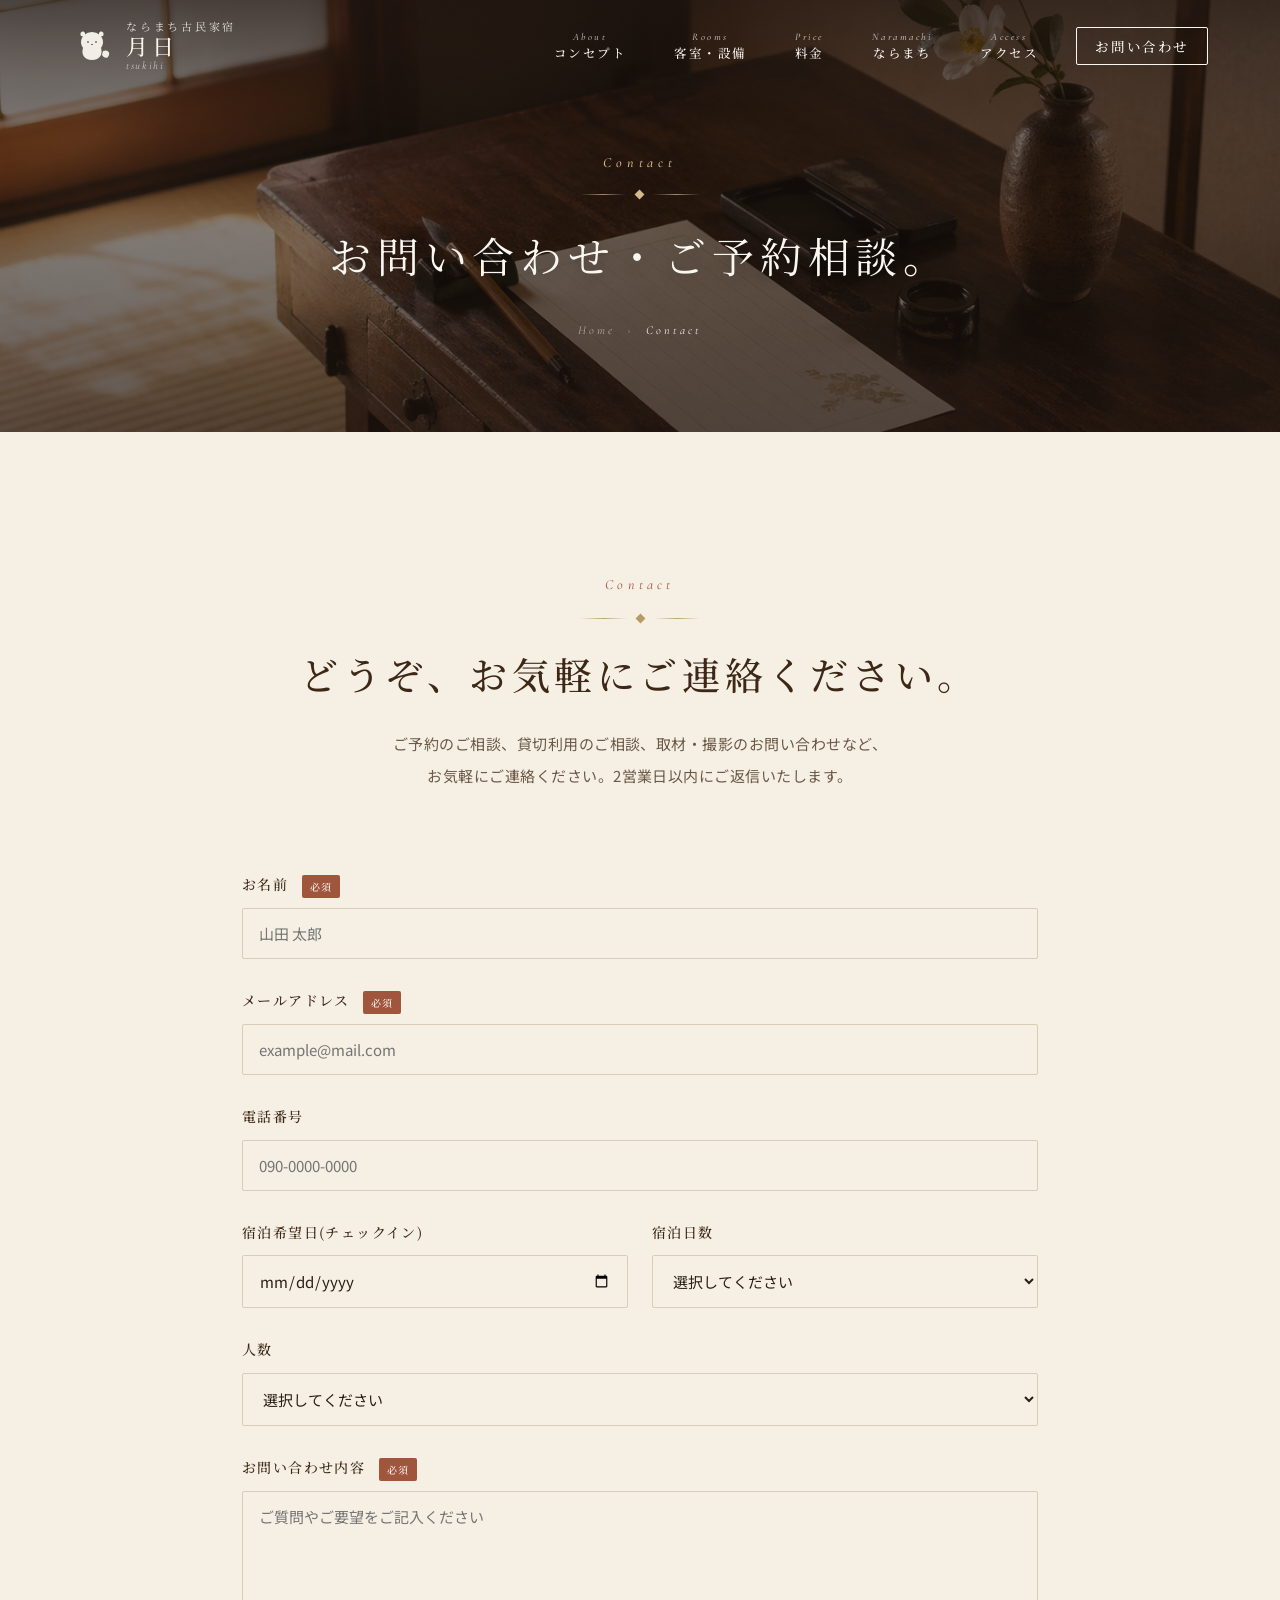
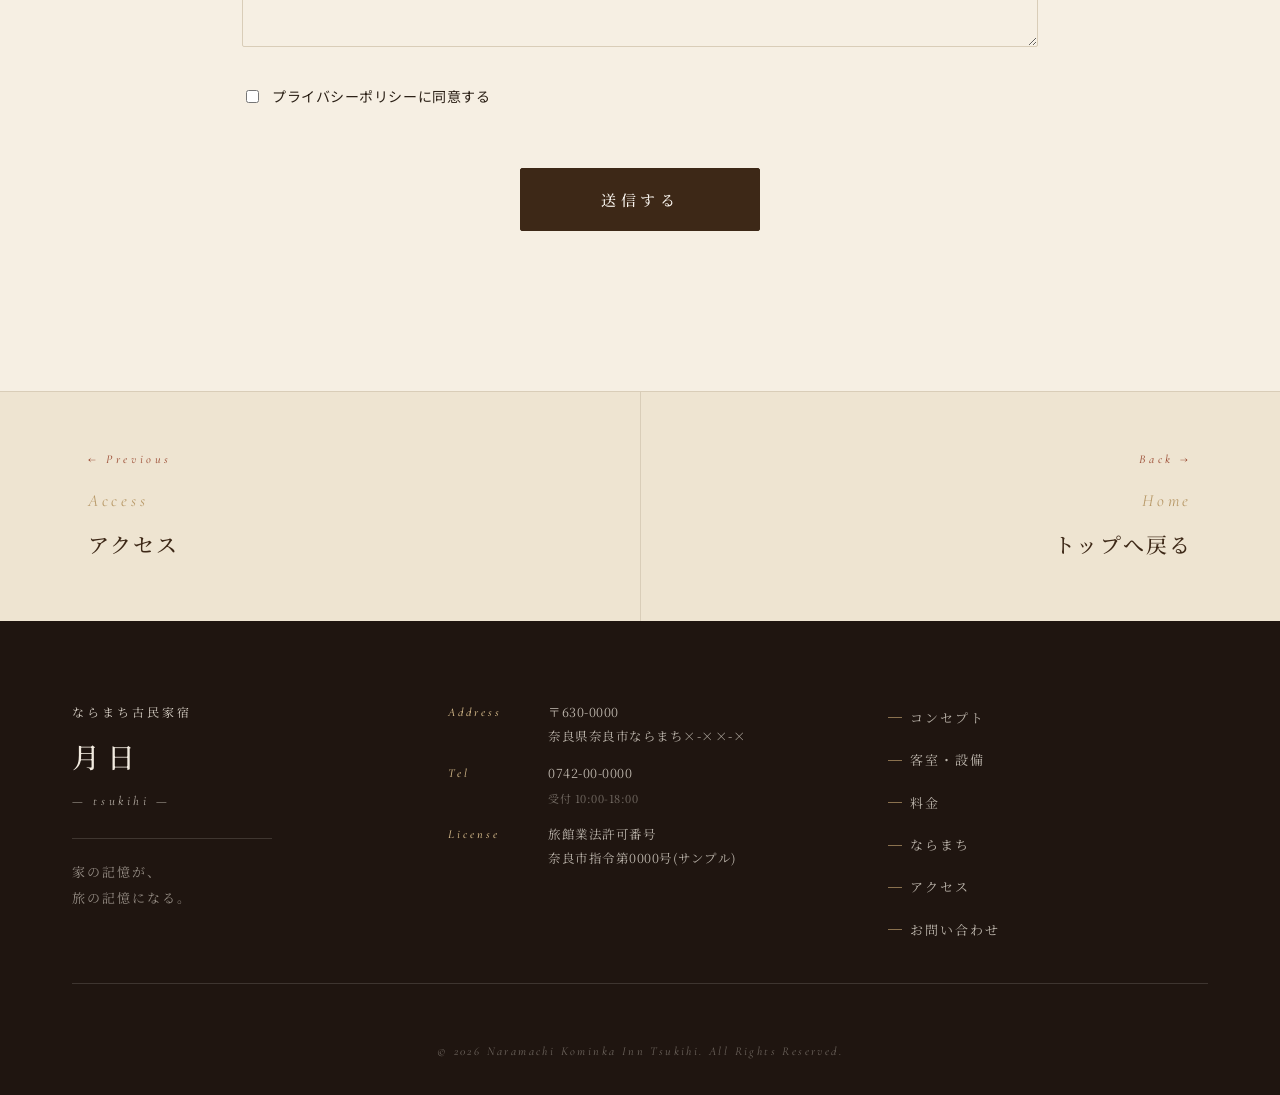
<file: contact.html>
<!DOCTYPE html>
<html lang="ja">
<head>
<meta charset="UTF-8" />
<meta name="viewport" content="width=device-width, initial-scale=1.0" />
<title>お問い合わせ | ならまち古民家宿 月日 -tsukihi-</title>
<meta name="description" content="ならまち古民家宿「月日」へのお問い合わせ・ご予約相談フォーム。2営業日以内にご返信いたします。" />
<link rel="preconnect" href="https://fonts.googleapis.com" />
<link rel="preconnect" href="https://fonts.gstatic.com" crossorigin />
<link href="https://fonts.googleapis.com/css2?family=Noto+Serif+JP:wght@300;400;500;600;700&family=Noto+Sans+JP:wght@300;400;500;700&family=Cormorant+Garamond:ital,wght@0,400;0,500;1,400;1,500&display=swap" rel="stylesheet" />
<link rel="stylesheet" href="style.css" />
</head>
<body>

<svg width="0" height="0" style="position:absolute" aria-hidden="true">
  <defs>
    <symbol id="mascot-tanuki" viewBox="0 0 80 72">
      <g fill="currentColor" stroke="none">
        <path d="M18 16 C 14 8, 22 4, 26 10 L 28 18 Z"/>
        <path d="M62 16 C 66 8, 58 4, 54 10 L 52 18 Z"/>
        <ellipse cx="40" cy="28" rx="22" ry="20"/>
        <path d="M22 40 C 18 52, 24 64, 40 64 C 56 64, 62 52, 58 40 Z"/>
        <path d="M62 46 C 72 42, 78 50, 72 58 C 68 62, 62 58, 60 54 Z"/>
      </g>
      <g fill="#faf6f0" stroke="none">
        <ellipse cx="32" cy="28" rx="6" ry="4.5"/>
        <ellipse cx="48" cy="28" rx="6" ry="4.5"/>
        <ellipse cx="40" cy="36" rx="7" ry="5"/>
      </g>
      <g fill="#2a1f15">
        <circle cx="32" cy="28" r="1.6"/>
        <circle cx="48" cy="28" r="1.6"/>
        <ellipse cx="40" cy="33" rx="1.6" ry="1.2"/>
      </g>
    </symbol>
  </defs>
</svg>

<header class="site-header is-scrolled" id="siteHeader">
  <div class="header-inner">
    <a href="index.html" class="site-logo" aria-label="ならまち古民家宿 月日">
      <span class="logo-mark" aria-hidden="true">
        <svg class="logo-tanuki" viewBox="0 0 80 72"><use href="#mascot-tanuki"/></svg>
      </span>
      <span class="logo-stack">
        <span class="logo-ja">ならまち古民家宿</span>
        <span class="logo-name">月日</span>
        <span class="logo-en">tsukihi</span>
      </span>
    </a>
    <nav class="site-nav">
      <ul>
        <li><a href="about.html"><span class="nav-en">About</span><span class="nav-jp">コンセプト</span></a></li>
        <li><a href="rooms.html"><span class="nav-en">Rooms</span><span class="nav-jp">客室・設備</span></a></li>
        <li><a href="price.html"><span class="nav-en">Price</span><span class="nav-jp">料金</span></a></li>
        <li><a href="naramachi.html"><span class="nav-en">Naramachi</span><span class="nav-jp">ならまち</span></a></li>
        <li><a href="access.html"><span class="nav-en">Access</span><span class="nav-jp">アクセス</span></a></li>
        <li><a href="contact.html" class="nav-cta is-current">お問い合わせ</a></li>
      </ul>
    </nav>
    <button class="menu-toggle" id="menuToggle" aria-label="メニューを開く">
      <span></span><span></span><span></span>
    </button>
  </div>
</header>

<!-- Page Hero -->
<section class="page-hero">
  <div class="page-hero-bg" aria-hidden="true">
    <img src="images/pagehero-contact.jpg" alt="" />
  </div>
  <div class="page-hero-overlay" aria-hidden="true"></div>
  <div class="page-hero-content">
    <p class="page-hero-en">Contact</p>
    <div class="ornament"><span></span><i></i><span></span></div>
    <h1 class="page-hero-title">お問い合わせ・<br class="sp-only" />ご予約相談。</h1>
    <nav class="breadcrumb" aria-label="breadcrumb">
      <ol>
        <li><a href="index.html">Home</a></li>
        <li aria-current="page">Contact</li>
      </ol>
    </nav>
  </div>
</section>

<!-- ============================
     Contact Form
============================ -->
<section class="section section--contact" id="contact">
  <div class="container container--narrow">
    <div class="section-head">
      <p class="section-en">Contact</p>
      <div class="ornament"><span></span><i></i><span></span></div>
      <h2 class="section-title">どうぞ、<br class="sp-only" />お気軽にご連絡ください。</h2>
      <p class="section-desc">
        ご予約のご相談、貸切利用のご相談、取材・撮影のお問い合わせなど、<br class="pc-only" />
        お気軽にご連絡ください。2営業日以内にご返信いたします。
      </p>
    </div>

    <form class="contact-form" id="contactForm" novalidate>
      <div class="form-row">
        <label for="name">お名前 <span class="required">必須</span></label>
        <input type="text" id="name" name="name" required placeholder="山田 太郎" />
      </div>
      <div class="form-row">
        <label for="email">メールアドレス <span class="required">必須</span></label>
        <input type="email" id="email" name="email" required placeholder="example@mail.com" />
      </div>
      <div class="form-row">
        <label for="tel">電話番号</label>
        <input type="tel" id="tel" name="tel" placeholder="090-0000-0000" />
      </div>
      <div class="form-row form-row--split">
        <div>
          <label for="checkin">宿泊希望日(チェックイン)</label>
          <input type="date" id="checkin" name="checkin" />
        </div>
        <div>
          <label for="nights">宿泊日数</label>
          <select id="nights" name="nights">
            <option value="">選択してください</option>
            <option value="1">1泊</option>
            <option value="2">2泊</option>
            <option value="3">3泊</option>
            <option value="4+">4泊以上</option>
          </select>
        </div>
      </div>
      <div class="form-row">
        <label for="guests">人数</label>
        <select id="guests" name="guests">
          <option value="">選択してください</option>
          <option value="1">1名</option>
          <option value="2">2名</option>
          <option value="3">3名</option>
          <option value="4">4名</option>
          <option value="5">5名</option>
          <option value="6">6名</option>
        </select>
      </div>
      <div class="form-row">
        <label for="message">お問い合わせ内容 <span class="required">必須</span></label>
        <textarea id="message" name="message" rows="6" required placeholder="ご質問やご要望をご記入ください"></textarea>
      </div>
      <div class="form-row form-row--check">
        <label>
          <input type="checkbox" id="privacy" name="privacy" required />
          <span>プライバシーポリシーに同意する</span>
        </label>
      </div>
      <div class="form-submit">
        <button type="submit" class="btn-submit">送信する</button>
      </div>
      <p class="form-thanks" id="formThanks" hidden>
        お問い合わせありがとうございます。2営業日以内にご返信いたします。
      </p>
    </form>
  </div>
</section>

<nav class="next-nav" aria-label="次のページへ">
  <div class="next-nav-grid">
    <a href="access.html" class="next-nav-item next-nav-prev">
      <p class="next-nav-label">← Previous</p>
      <p class="next-nav-en">Access</p>
      <p class="next-nav-jp">アクセス</p>
    </a>
    <a href="index.html" class="next-nav-item next-nav-next">
      <p class="next-nav-label">Back →</p>
      <p class="next-nav-en">Home</p>
      <p class="next-nav-jp">トップへ戻る</p>
    </a>
  </div>
</nav>

<footer class="site-footer">
  <div class="container">
    <div class="footer-top">
      <div class="footer-brand">
        <p class="footer-logo-ja">ならまち古民家宿</p>
        <p class="footer-logo-name">月日</p>
        <p class="footer-logo-en">— tsukihi —</p>
        <p class="footer-tagline">家の記憶が、<br />旅の記憶になる。</p>
      </div>
      <div class="footer-info">
        <dl>
          <dt>Address</dt>
          <dd>〒630-0000<br />奈良県奈良市ならまち×-××-×</dd>
          <dt>Tel</dt>
          <dd>0742-00-0000<br /><span>受付 10:00-18:00</span></dd>
          <dt>License</dt>
          <dd>旅館業法許可番号<br />奈良市指令第0000号(サンプル)</dd>
        </dl>
      </div>
      <nav class="footer-nav">
        <ul>
          <li><a href="about.html">コンセプト</a></li>
          <li><a href="rooms.html">客室・設備</a></li>
          <li><a href="price.html">料金</a></li>
          <li><a href="naramachi.html">ならまち</a></li>
          <li><a href="access.html">アクセス</a></li>
          <li><a href="contact.html">お問い合わせ</a></li>
        </ul>
      </nav>
    </div>
    <p class="copyright">&copy; 2026 Naramachi Kominka Inn Tsukihi. All Rights Reserved.</p>
  </div>
</footer>

<script src="script.js"></script>
</body>
</html>
</file>
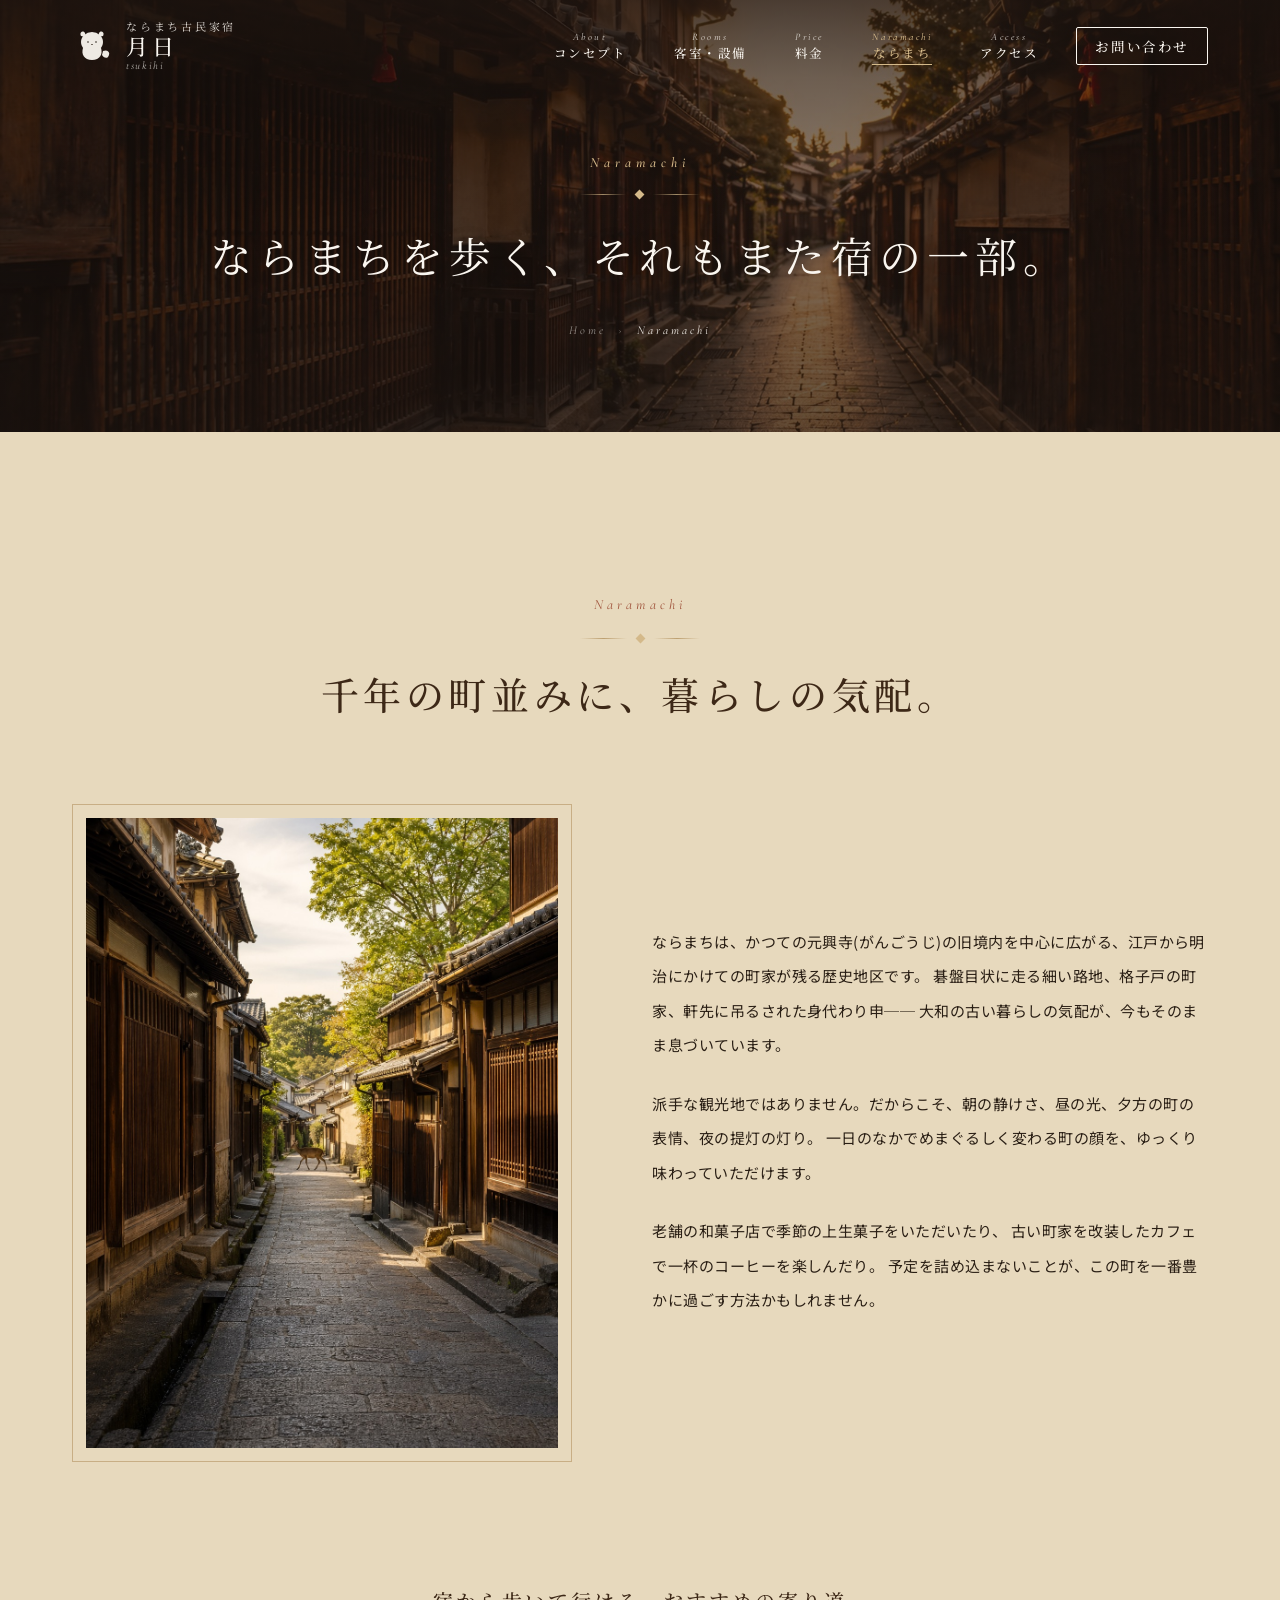
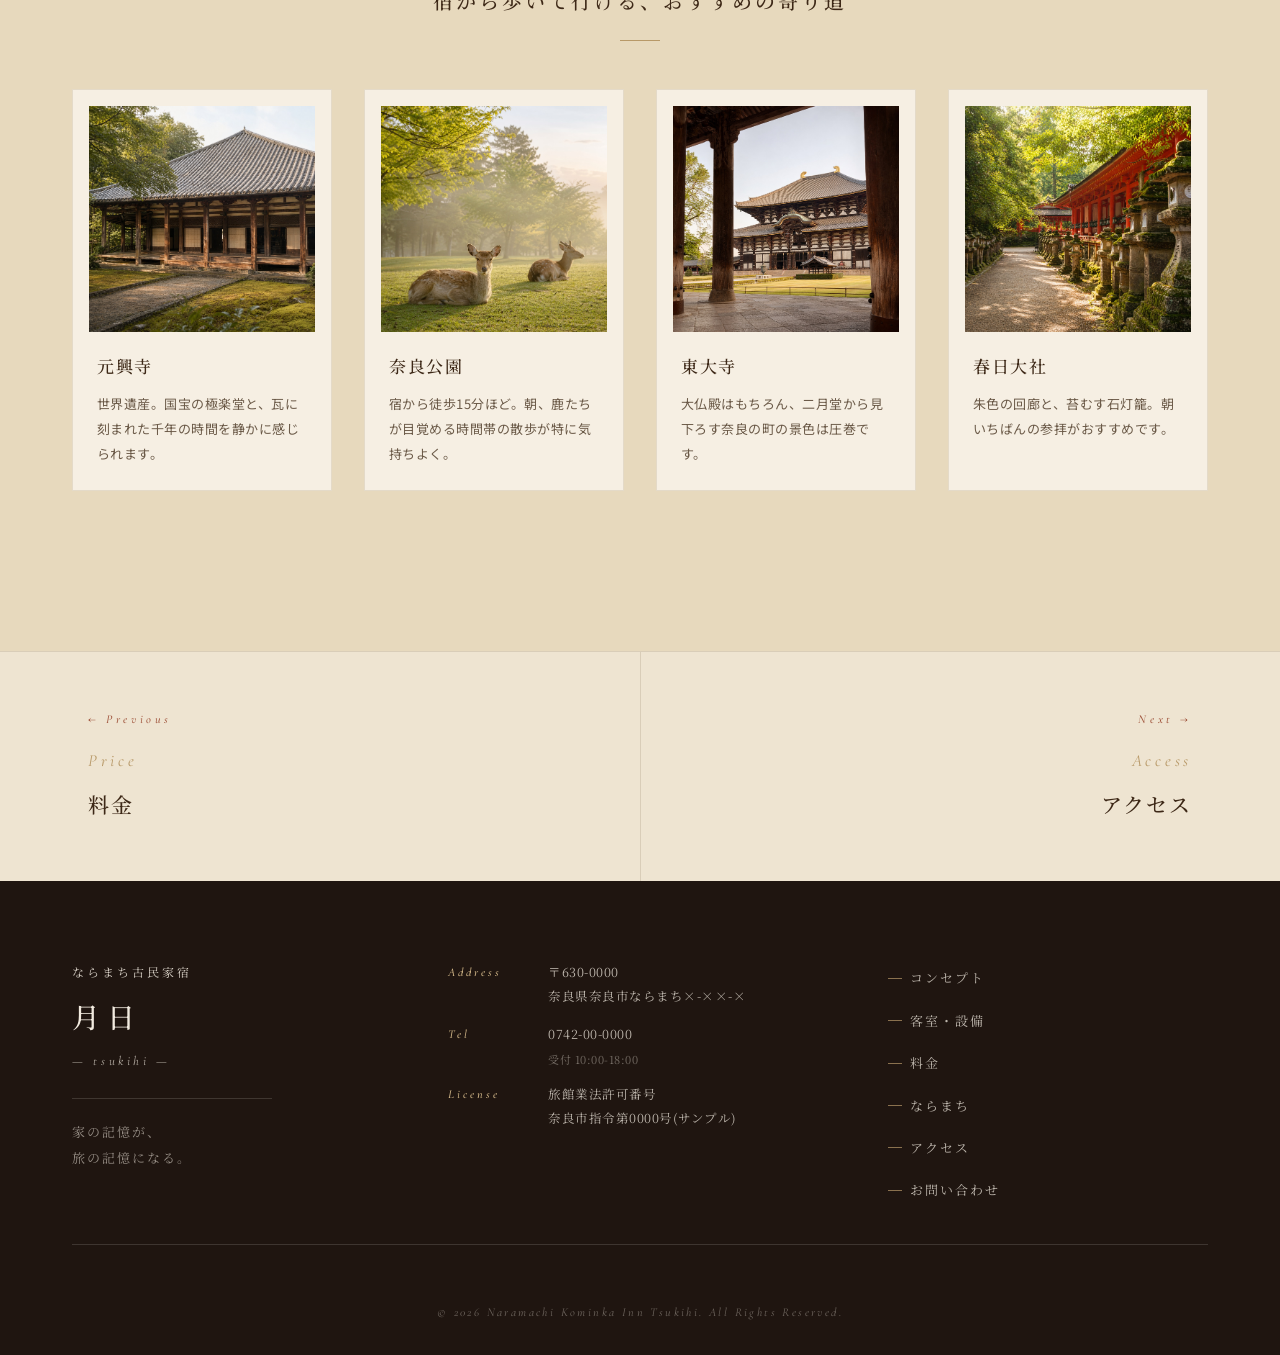
<file: naramachi.html>
<!DOCTYPE html>
<html lang="ja">
<head>
<meta charset="UTF-8" />
<meta name="viewport" content="width=device-width, initial-scale=1.0" />
<title>ならまちの魅力 | ならまち古民家宿 月日 -tsukihi-</title>
<meta name="description" content="江戸から明治の町家が残る歴史地区「ならまち」。宿から歩いて行けるおすすめの寄り道もご紹介します。" />
<link rel="preconnect" href="https://fonts.googleapis.com" />
<link rel="preconnect" href="https://fonts.gstatic.com" crossorigin />
<link href="https://fonts.googleapis.com/css2?family=Noto+Serif+JP:wght@300;400;500;600;700&family=Noto+Sans+JP:wght@300;400;500;700&family=Cormorant+Garamond:ital,wght@0,400;0,500;1,400;1,500&display=swap" rel="stylesheet" />
<link rel="stylesheet" href="style.css" />
</head>
<body>

<svg width="0" height="0" style="position:absolute" aria-hidden="true">
  <defs>
    <symbol id="mascot-tanuki" viewBox="0 0 80 72">
      <g fill="currentColor" stroke="none">
        <path d="M18 16 C 14 8, 22 4, 26 10 L 28 18 Z"/>
        <path d="M62 16 C 66 8, 58 4, 54 10 L 52 18 Z"/>
        <ellipse cx="40" cy="28" rx="22" ry="20"/>
        <path d="M22 40 C 18 52, 24 64, 40 64 C 56 64, 62 52, 58 40 Z"/>
        <path d="M62 46 C 72 42, 78 50, 72 58 C 68 62, 62 58, 60 54 Z"/>
      </g>
      <g fill="#faf6f0" stroke="none">
        <ellipse cx="32" cy="28" rx="6" ry="4.5"/>
        <ellipse cx="48" cy="28" rx="6" ry="4.5"/>
        <ellipse cx="40" cy="36" rx="7" ry="5"/>
      </g>
      <g fill="#2a1f15">
        <circle cx="32" cy="28" r="1.6"/>
        <circle cx="48" cy="28" r="1.6"/>
        <ellipse cx="40" cy="33" rx="1.6" ry="1.2"/>
      </g>
    </symbol>
  </defs>
</svg>

<header class="site-header is-scrolled" id="siteHeader">
  <div class="header-inner">
    <a href="index.html" class="site-logo" aria-label="ならまち古民家宿 月日">
      <span class="logo-mark" aria-hidden="true">
        <svg class="logo-tanuki" viewBox="0 0 80 72"><use href="#mascot-tanuki"/></svg>
      </span>
      <span class="logo-stack">
        <span class="logo-ja">ならまち古民家宿</span>
        <span class="logo-name">月日</span>
        <span class="logo-en">tsukihi</span>
      </span>
    </a>
    <nav class="site-nav">
      <ul>
        <li><a href="about.html"><span class="nav-en">About</span><span class="nav-jp">コンセプト</span></a></li>
        <li><a href="rooms.html"><span class="nav-en">Rooms</span><span class="nav-jp">客室・設備</span></a></li>
        <li><a href="price.html"><span class="nav-en">Price</span><span class="nav-jp">料金</span></a></li>
        <li><a href="naramachi.html" class="is-current"><span class="nav-en">Naramachi</span><span class="nav-jp">ならまち</span></a></li>
        <li><a href="access.html"><span class="nav-en">Access</span><span class="nav-jp">アクセス</span></a></li>
        <li><a href="contact.html" class="nav-cta">お問い合わせ</a></li>
      </ul>
    </nav>
    <button class="menu-toggle" id="menuToggle" aria-label="メニューを開く">
      <span></span><span></span><span></span>
    </button>
  </div>
</header>

<!-- Page Hero -->
<section class="page-hero">
  <div class="page-hero-bg" aria-hidden="true">
    <img src="images/pagehero-naramachi.jpg" alt="" />
  </div>
  <div class="page-hero-overlay" aria-hidden="true"></div>
  <div class="page-hero-content">
    <p class="page-hero-en">Naramachi</p>
    <div class="ornament"><span></span><i></i><span></span></div>
    <h1 class="page-hero-title">ならまちを歩く、<br class="sp-only" />それもまた宿の一部。</h1>
    <nav class="breadcrumb" aria-label="breadcrumb">
      <ol>
        <li><a href="index.html">Home</a></li>
        <li aria-current="page">Naramachi</li>
      </ol>
    </nav>
  </div>
</section>

<!-- ============================
     Naramachi
============================ -->
<section class="section section--naramachi">
  <div class="container">
    <div class="section-head">
      <p class="section-en">Naramachi</p>
      <div class="ornament"><span></span><i></i><span></span></div>
      <h2 class="section-title">千年の町並みに、<br class="sp-only" />暮らしの気配。</h2>
    </div>

    <div class="naramachi-grid">
      <div class="naramachi-image">
        <div class="image-frame">
          <div class="image-placeholder image-placeholder--tall has-image"><img src="images/naramachi-streetscape.jpg" alt="ならまちの町家通り" /></div>
        </div>
      </div>
      <div class="naramachi-text">
        <p>
          ならまちは、かつての元興寺(がんごうじ)の旧境内を中心に広がる、江戸から明治にかけての町家が残る歴史地区です。
          碁盤目状に走る細い路地、格子戸の町家、軒先に吊るされた身代わり申──
          大和の古い暮らしの気配が、今もそのまま息づいています。
        </p>
        <p>
          派手な観光地ではありません。だからこそ、朝の静けさ、昼の光、夕方の町の表情、夜の提灯の灯り。
          一日のなかでめまぐるしく変わる町の顔を、ゆっくり味わっていただけます。
        </p>
        <p>
          老舗の和菓子店で季節の上生菓子をいただいたり、
          古い町家を改装したカフェで一杯のコーヒーを楽しんだり。
          予定を詰め込まないことが、この町を一番豊かに過ごす方法かもしれません。
        </p>
      </div>
    </div>

    <div class="nara-spots">
      <h3 class="nara-spots-title">宿から歩いて行ける、おすすめの寄り道</h3>
      <div class="nara-spots-grid">
        <div class="spot-card">
          <div class="image-placeholder image-placeholder--square has-image"><img src="images/spot-01-gangoji.jpg" alt="元興寺" /></div>
          <h4>元興寺</h4>
          <p>世界遺産。国宝の極楽堂と、瓦に刻まれた千年の時間を静かに感じられます。</p>
        </div>
        <div class="spot-card">
          <div class="image-placeholder image-placeholder--square has-image"><img src="images/spot-02-nara-park.jpg" alt="奈良公園の鹿" /></div>
          <h4>奈良公園</h4>
          <p>宿から徒歩15分ほど。朝、鹿たちが目覚める時間帯の散歩が特に気持ちよく。</p>
        </div>
        <div class="spot-card">
          <div class="image-placeholder image-placeholder--square has-image"><img src="images/spot-03-todaiji.jpg" alt="東大寺" /></div>
          <h4>東大寺</h4>
          <p>大仏殿はもちろん、二月堂から見下ろす奈良の町の景色は圧巻です。</p>
        </div>
        <div class="spot-card">
          <div class="image-placeholder image-placeholder--square has-image"><img src="images/spot-04-kasuga.jpg" alt="春日大社" /></div>
          <h4>春日大社</h4>
          <p>朱色の回廊と、苔むす石灯籠。朝いちばんの参拝がおすすめです。</p>
        </div>
      </div>
    </div>
  </div>
</section>

<nav class="next-nav" aria-label="次のページへ">
  <div class="next-nav-grid">
    <a href="price.html" class="next-nav-item next-nav-prev">
      <p class="next-nav-label">← Previous</p>
      <p class="next-nav-en">Price</p>
      <p class="next-nav-jp">料金</p>
    </a>
    <a href="access.html" class="next-nav-item next-nav-next">
      <p class="next-nav-label">Next →</p>
      <p class="next-nav-en">Access</p>
      <p class="next-nav-jp">アクセス</p>
    </a>
  </div>
</nav>

<footer class="site-footer">
  <div class="container">
    <div class="footer-top">
      <div class="footer-brand">
        <p class="footer-logo-ja">ならまち古民家宿</p>
        <p class="footer-logo-name">月日</p>
        <p class="footer-logo-en">— tsukihi —</p>
        <p class="footer-tagline">家の記憶が、<br />旅の記憶になる。</p>
      </div>
      <div class="footer-info">
        <dl>
          <dt>Address</dt>
          <dd>〒630-0000<br />奈良県奈良市ならまち×-××-×</dd>
          <dt>Tel</dt>
          <dd>0742-00-0000<br /><span>受付 10:00-18:00</span></dd>
          <dt>License</dt>
          <dd>旅館業法許可番号<br />奈良市指令第0000号(サンプル)</dd>
        </dl>
      </div>
      <nav class="footer-nav">
        <ul>
          <li><a href="about.html">コンセプト</a></li>
          <li><a href="rooms.html">客室・設備</a></li>
          <li><a href="price.html">料金</a></li>
          <li><a href="naramachi.html">ならまち</a></li>
          <li><a href="access.html">アクセス</a></li>
          <li><a href="contact.html">お問い合わせ</a></li>
        </ul>
      </nav>
    </div>
    <p class="copyright">&copy; 2026 Naramachi Kominka Inn Tsukihi. All Rights Reserved.</p>
  </div>
</footer>

<script src="script.js"></script>
</body>
</html>
</file>
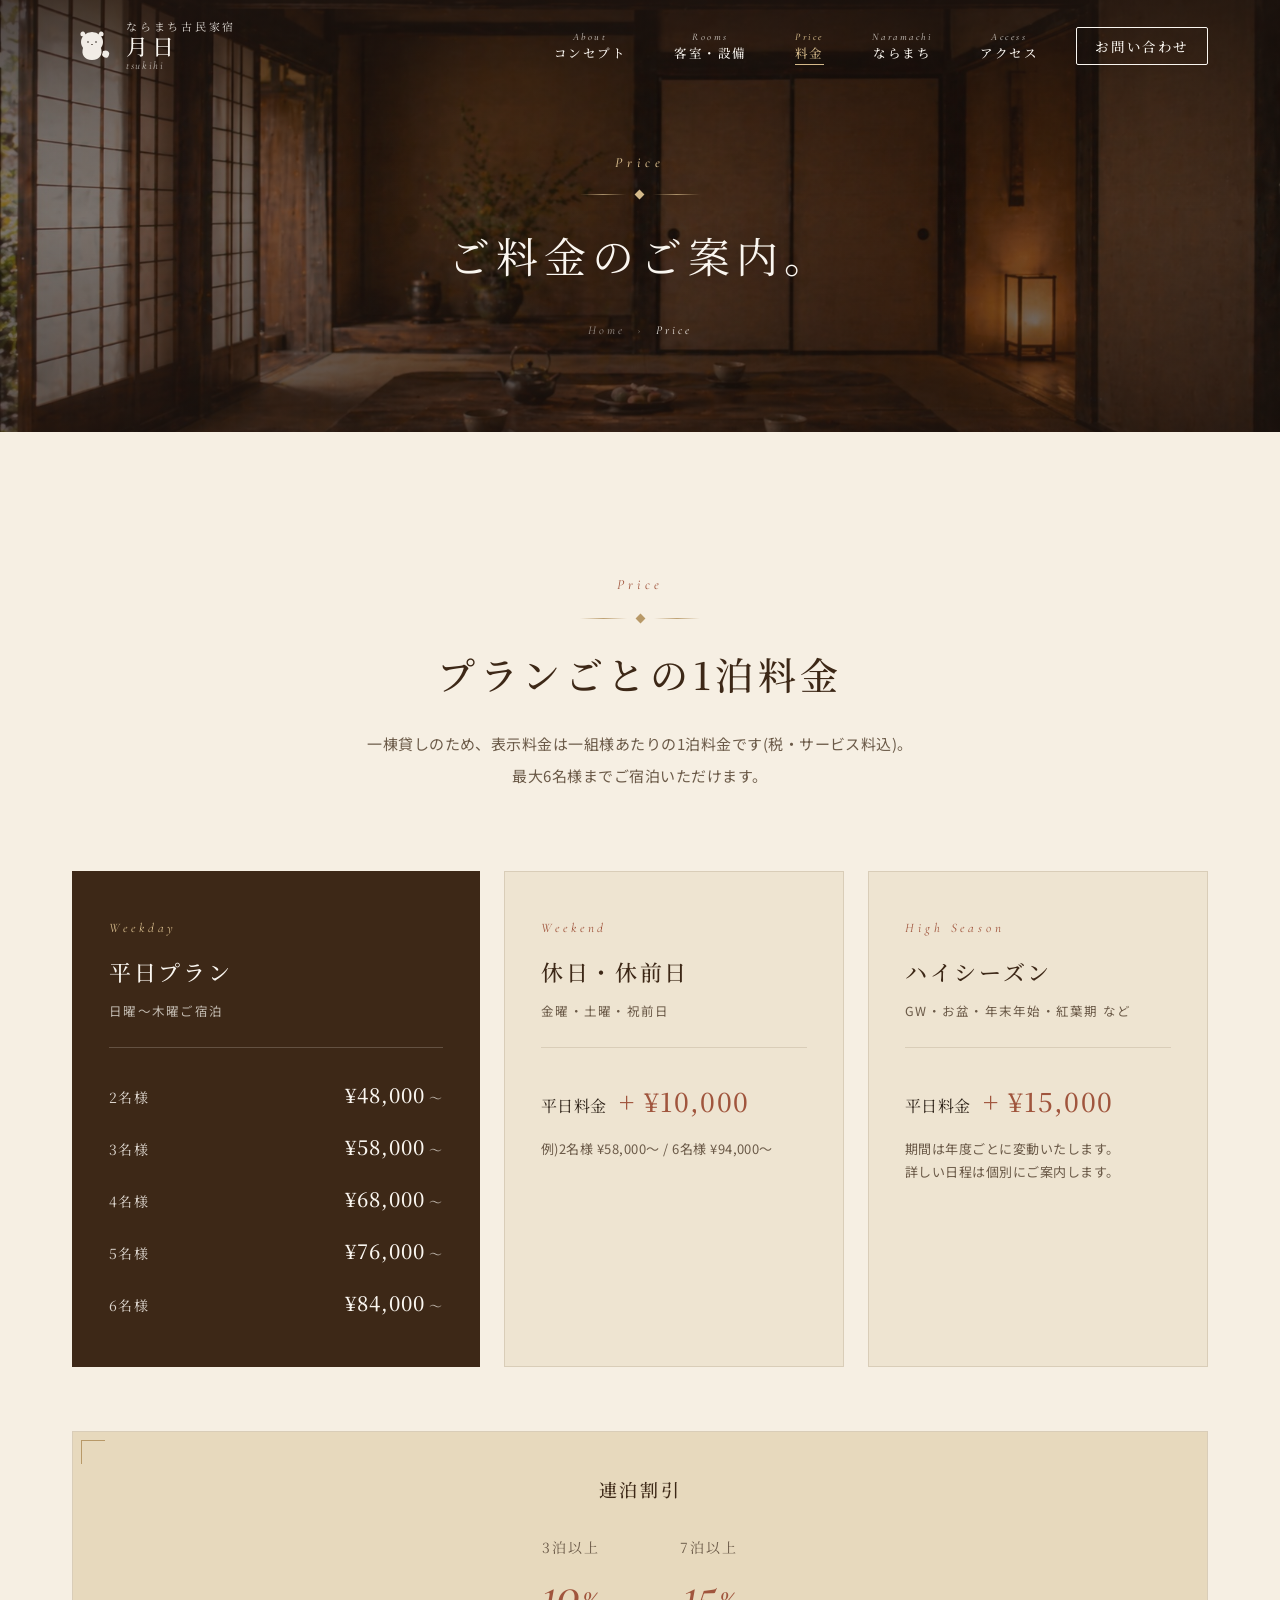
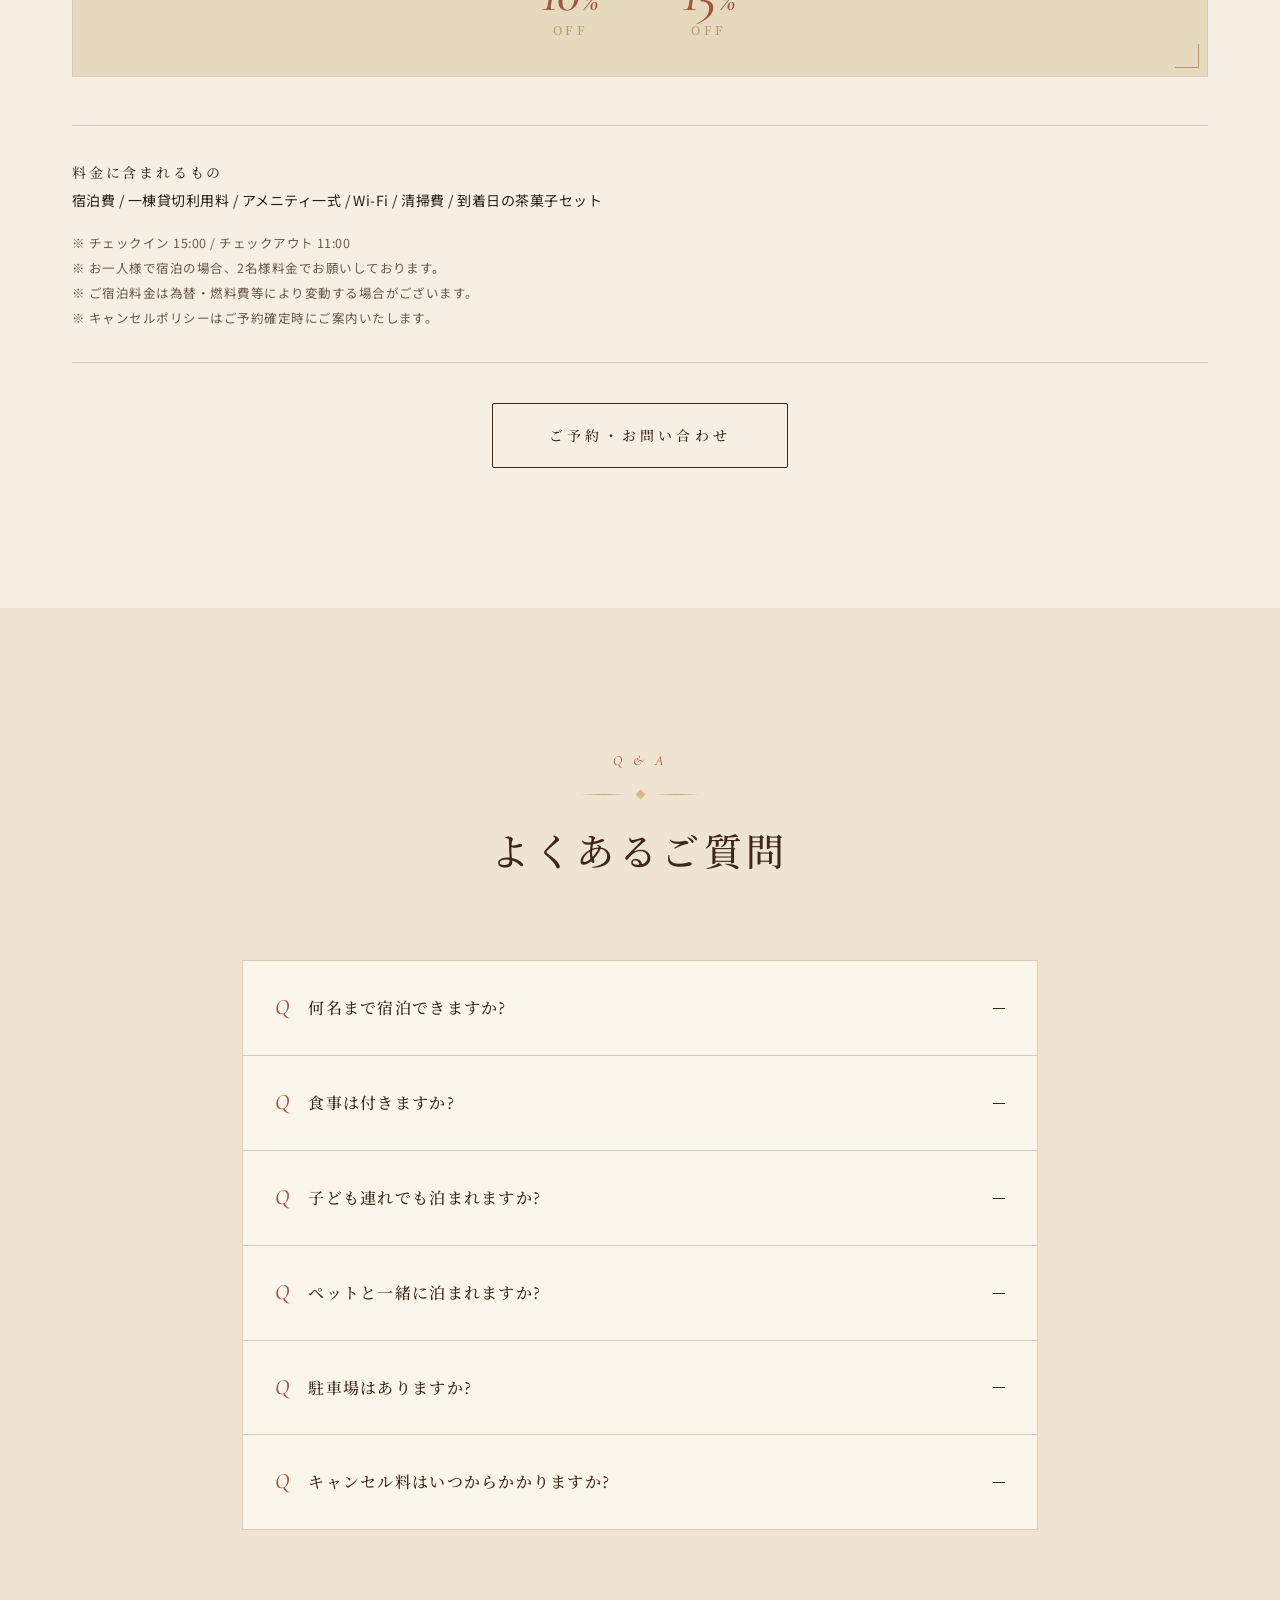
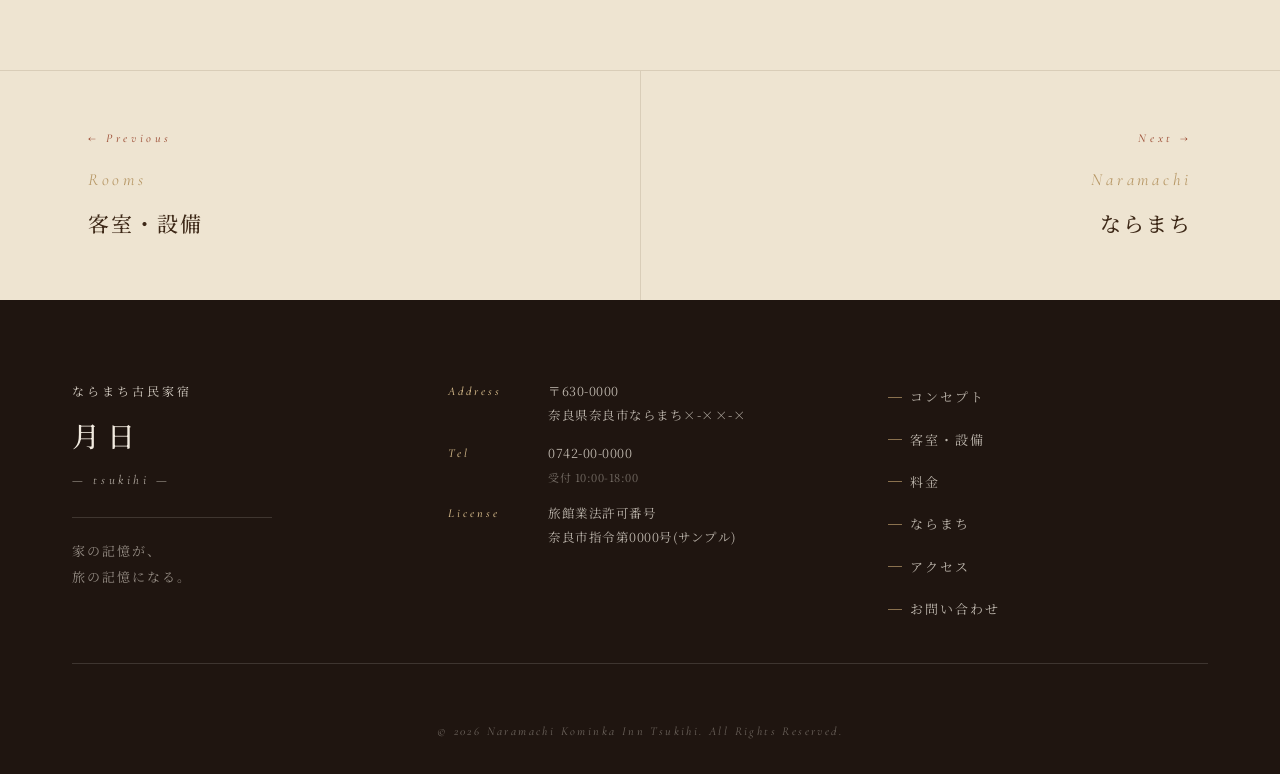
<file: price.html>
<!DOCTYPE html>
<html lang="ja">
<head>
<meta charset="UTF-8" />
<meta name="viewport" content="width=device-width, initial-scale=1.0" />
<title>料金 | ならまち古民家宿 月日 -tsukihi-</title>
<meta name="description" content="ならまち古民家宿「月日」の宿泊料金・連泊割引・よくあるご質問。一棟貸しの1泊料金、プランごとのご案内。" />
<link rel="preconnect" href="https://fonts.googleapis.com" />
<link rel="preconnect" href="https://fonts.gstatic.com" crossorigin />
<link href="https://fonts.googleapis.com/css2?family=Noto+Serif+JP:wght@300;400;500;600;700&family=Noto+Sans+JP:wght@300;400;500;700&family=Cormorant+Garamond:ital,wght@0,400;0,500;1,400;1,500&display=swap" rel="stylesheet" />
<link rel="stylesheet" href="style.css" />
</head>
<body>

<svg width="0" height="0" style="position:absolute" aria-hidden="true">
  <defs>
    <symbol id="mascot-tanuki" viewBox="0 0 80 72">
      <g fill="currentColor" stroke="none">
        <path d="M18 16 C 14 8, 22 4, 26 10 L 28 18 Z"/>
        <path d="M62 16 C 66 8, 58 4, 54 10 L 52 18 Z"/>
        <ellipse cx="40" cy="28" rx="22" ry="20"/>
        <path d="M22 40 C 18 52, 24 64, 40 64 C 56 64, 62 52, 58 40 Z"/>
        <path d="M62 46 C 72 42, 78 50, 72 58 C 68 62, 62 58, 60 54 Z"/>
      </g>
      <g fill="#faf6f0" stroke="none">
        <ellipse cx="32" cy="28" rx="6" ry="4.5"/>
        <ellipse cx="48" cy="28" rx="6" ry="4.5"/>
        <ellipse cx="40" cy="36" rx="7" ry="5"/>
      </g>
      <g fill="#2a1f15">
        <circle cx="32" cy="28" r="1.6"/>
        <circle cx="48" cy="28" r="1.6"/>
        <ellipse cx="40" cy="33" rx="1.6" ry="1.2"/>
      </g>
    </symbol>
  </defs>
</svg>

<header class="site-header is-scrolled" id="siteHeader">
  <div class="header-inner">
    <a href="index.html" class="site-logo" aria-label="ならまち古民家宿 月日">
      <span class="logo-mark" aria-hidden="true">
        <svg class="logo-tanuki" viewBox="0 0 80 72"><use href="#mascot-tanuki"/></svg>
      </span>
      <span class="logo-stack">
        <span class="logo-ja">ならまち古民家宿</span>
        <span class="logo-name">月日</span>
        <span class="logo-en">tsukihi</span>
      </span>
    </a>
    <nav class="site-nav">
      <ul>
        <li><a href="about.html"><span class="nav-en">About</span><span class="nav-jp">コンセプト</span></a></li>
        <li><a href="rooms.html"><span class="nav-en">Rooms</span><span class="nav-jp">客室・設備</span></a></li>
        <li><a href="price.html" class="is-current"><span class="nav-en">Price</span><span class="nav-jp">料金</span></a></li>
        <li><a href="naramachi.html"><span class="nav-en">Naramachi</span><span class="nav-jp">ならまち</span></a></li>
        <li><a href="access.html"><span class="nav-en">Access</span><span class="nav-jp">アクセス</span></a></li>
        <li><a href="contact.html" class="nav-cta">お問い合わせ</a></li>
      </ul>
    </nav>
    <button class="menu-toggle" id="menuToggle" aria-label="メニューを開く">
      <span></span><span></span><span></span>
    </button>
  </div>
</header>

<!-- Page Hero -->
<section class="page-hero">
  <div class="page-hero-bg" aria-hidden="true">
    <img src="images/pagehero-price.jpg" alt="" />
  </div>
  <div class="page-hero-overlay" aria-hidden="true"></div>
  <div class="page-hero-content">
    <p class="page-hero-en">Price</p>
    <div class="ornament"><span></span><i></i><span></span></div>
    <h1 class="page-hero-title">ご料金のご案内。</h1>
    <nav class="breadcrumb" aria-label="breadcrumb">
      <ol>
        <li><a href="index.html">Home</a></li>
        <li aria-current="page">Price</li>
      </ol>
    </nav>
  </div>
</section>

<!-- ============================
     Price / 料金
============================ -->
<section class="section section--price">
  <div class="container">
    <div class="section-head">
      <p class="section-en">Price</p>
      <div class="ornament"><span></span><i></i><span></span></div>
      <h2 class="section-title">プランごとの1泊料金</h2>
      <p class="section-desc">
        一棟貸しのため、表示料金は一組様あたりの1泊料金です(税・サービス料込)。<br class="pc-only" />
        最大6名様までご宿泊いただけます。
      </p>
    </div>

    <div class="price-table">
      <div class="price-card price-card--main">
        <p class="price-tag">Weekday</p>
        <h3 class="price-card-title">平日プラン</h3>
        <p class="price-card-sub">日曜〜木曜ご宿泊</p>
        <ul class="price-list">
          <li><span>2名様</span><b>¥48,000<em>〜</em></b></li>
          <li><span>3名様</span><b>¥58,000<em>〜</em></b></li>
          <li><span>4名様</span><b>¥68,000<em>〜</em></b></li>
          <li><span>5名様</span><b>¥76,000<em>〜</em></b></li>
          <li><span>6名様</span><b>¥84,000<em>〜</em></b></li>
        </ul>
      </div>

      <div class="price-card">
        <p class="price-tag">Weekend</p>
        <h3 class="price-card-title">休日・休前日</h3>
        <p class="price-card-sub">金曜・土曜・祝前日</p>
        <p class="price-extra">平日料金 <b>+ ¥10,000</b></p>
        <p class="price-note">
          例)2名様 ¥58,000〜 / 6名様 ¥94,000〜
        </p>
      </div>

      <div class="price-card">
        <p class="price-tag">High Season</p>
        <h3 class="price-card-title">ハイシーズン</h3>
        <p class="price-card-sub">GW・お盆・年末年始・紅葉期 など</p>
        <p class="price-extra">平日料金 <b>+ ¥15,000</b></p>
        <p class="price-note">
          期間は年度ごとに変動いたします。<br />
          詳しい日程は個別にご案内します。
        </p>
      </div>
    </div>

    <div class="price-extra-box">
      <h3 class="price-extra-title">連泊割引</h3>
      <div class="price-discount">
        <div>
          <p class="price-discount-label">3泊以上</p>
          <p class="price-discount-value">10<em>%</em><span>OFF</span></p>
        </div>
        <div>
          <p class="price-discount-label">7泊以上</p>
          <p class="price-discount-value">15<em>%</em><span>OFF</span></p>
        </div>
      </div>
    </div>

    <div class="price-include">
      <p class="price-include-title">料金に含まれるもの</p>
      <p>
        宿泊費 / 一棟貸切利用料 / アメニティ一式 / Wi-Fi / 清掃費 / 到着日の茶菓子セット
      </p>
      <p class="price-include-note">
        ※ チェックイン 15:00 / チェックアウト 11:00 <br />
        ※ お一人様で宿泊の場合、2名様料金でお願いしております。 <br />
        ※ ご宿泊料金は為替・燃料費等により変動する場合がございます。 <br />
        ※ キャンセルポリシーはご予約確定時にご案内いたします。
      </p>
    </div>

    <div class="price-cta">
      <a href="contact.html" class="btn btn-outline">ご予約・お問い合わせ</a>
    </div>
  </div>
</section>

<!-- ============================
     FAQ
============================ -->
<section class="section section--faq">
  <div class="container container--narrow">
    <div class="section-head">
      <p class="section-en">Q &amp; A</p>
      <div class="ornament"><span></span><i></i><span></span></div>
      <h2 class="section-title">よくあるご質問</h2>
    </div>

    <div class="faq-list">
      <details class="faq-item">
        <summary>何名まで宿泊できますか?</summary>
        <div class="faq-answer">
          <p>最大6名様までご宿泊いただけます。7名以上でのご利用はご相談ください。</p>
        </div>
      </details>
      <details class="faq-item">
        <summary>食事は付きますか?</summary>
        <div class="faq-answer">
          <p>素泊まりが基本ですが、キッチン設備が揃っておりますので、ならまちの食材を買って料理を楽しむ方も多くいらっしゃいます。近隣のおすすめ飲食店リストも宿内にご用意しています。また、ケータリングや朝食の持ち込みサービスもオプションでご利用いただけます。</p>
        </div>
      </details>
      <details class="faq-item">
        <summary>子ども連れでも泊まれますか?</summary>
        <div class="faq-answer">
          <p>もちろん歓迎しております。古い建具も残っていますので、お子様の年齢や人数をご予約時にお知らせください。ベビーベッドの無料貸し出しもご用意しております。</p>
        </div>
      </details>
      <details class="faq-item">
        <summary>ペットと一緒に泊まれますか?</summary>
        <div class="faq-answer">
          <p>大変恐れ入りますが、建物の特性上、現在はペットのご同伴はご遠慮いただいております。</p>
        </div>
      </details>
      <details class="faq-item">
        <summary>駐車場はありますか?</summary>
        <div class="faq-answer">
          <p>敷地内に駐車場はございません。近隣のコインパーキングをご利用いただく形になります。ご予約確定後に詳しいご案内をお送りいたします。</p>
        </div>
      </details>
      <details class="faq-item">
        <summary>キャンセル料はいつからかかりますか?</summary>
        <div class="faq-answer">
          <p>ご宿泊14日前より発生いたします。詳細はご予約確定時にご案内いたします。</p>
        </div>
      </details>
    </div>
  </div>
</section>

<nav class="next-nav" aria-label="次のページへ">
  <div class="next-nav-grid">
    <a href="rooms.html" class="next-nav-item next-nav-prev">
      <p class="next-nav-label">← Previous</p>
      <p class="next-nav-en">Rooms</p>
      <p class="next-nav-jp">客室・設備</p>
    </a>
    <a href="naramachi.html" class="next-nav-item next-nav-next">
      <p class="next-nav-label">Next →</p>
      <p class="next-nav-en">Naramachi</p>
      <p class="next-nav-jp">ならまち</p>
    </a>
  </div>
</nav>

<footer class="site-footer">
  <div class="container">
    <div class="footer-top">
      <div class="footer-brand">
        <p class="footer-logo-ja">ならまち古民家宿</p>
        <p class="footer-logo-name">月日</p>
        <p class="footer-logo-en">— tsukihi —</p>
        <p class="footer-tagline">家の記憶が、<br />旅の記憶になる。</p>
      </div>
      <div class="footer-info">
        <dl>
          <dt>Address</dt>
          <dd>〒630-0000<br />奈良県奈良市ならまち×-××-×</dd>
          <dt>Tel</dt>
          <dd>0742-00-0000<br /><span>受付 10:00-18:00</span></dd>
          <dt>License</dt>
          <dd>旅館業法許可番号<br />奈良市指令第0000号(サンプル)</dd>
        </dl>
      </div>
      <nav class="footer-nav">
        <ul>
          <li><a href="about.html">コンセプト</a></li>
          <li><a href="rooms.html">客室・設備</a></li>
          <li><a href="price.html">料金</a></li>
          <li><a href="naramachi.html">ならまち</a></li>
          <li><a href="access.html">アクセス</a></li>
          <li><a href="contact.html">お問い合わせ</a></li>
        </ul>
      </nav>
    </div>
    <p class="copyright">&copy; 2026 Naramachi Kominka Inn Tsukihi. All Rights Reserved.</p>
  </div>
</footer>

<script src="script.js"></script>
</body>
</html>
</file>
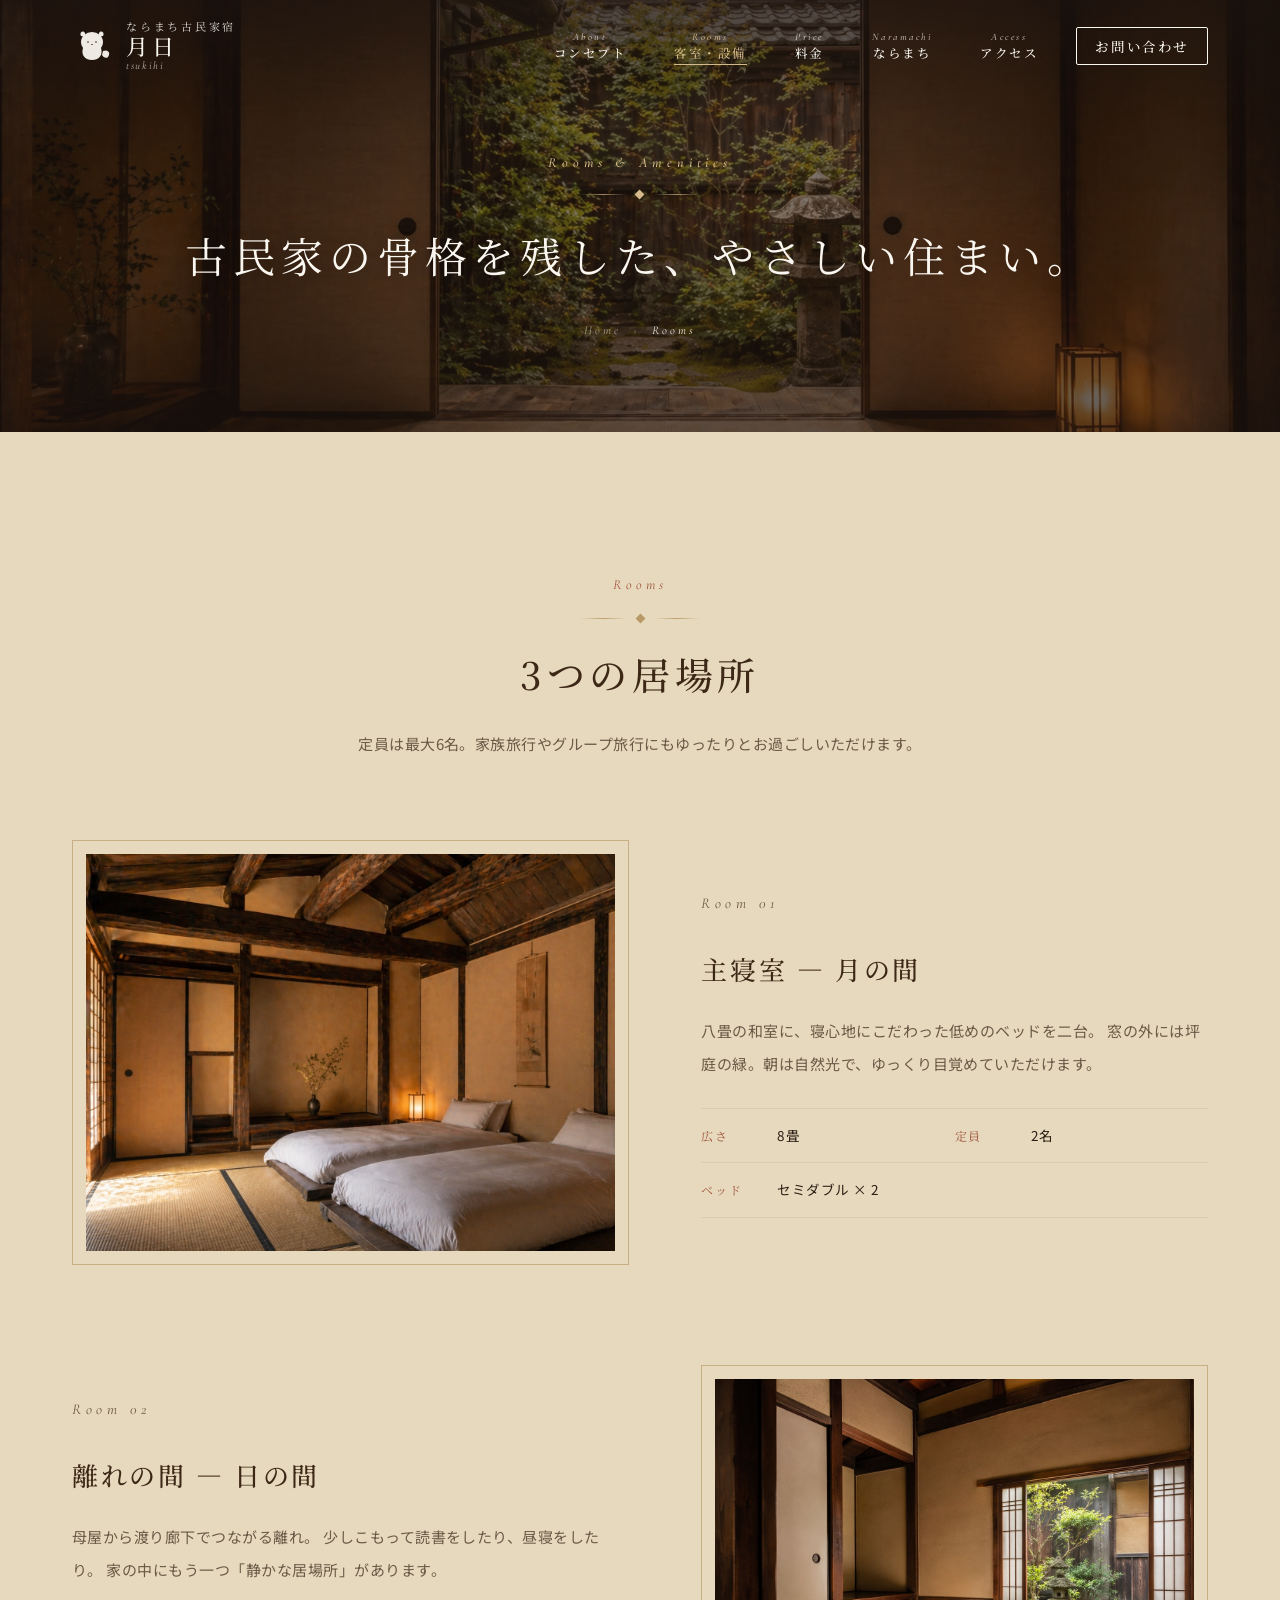
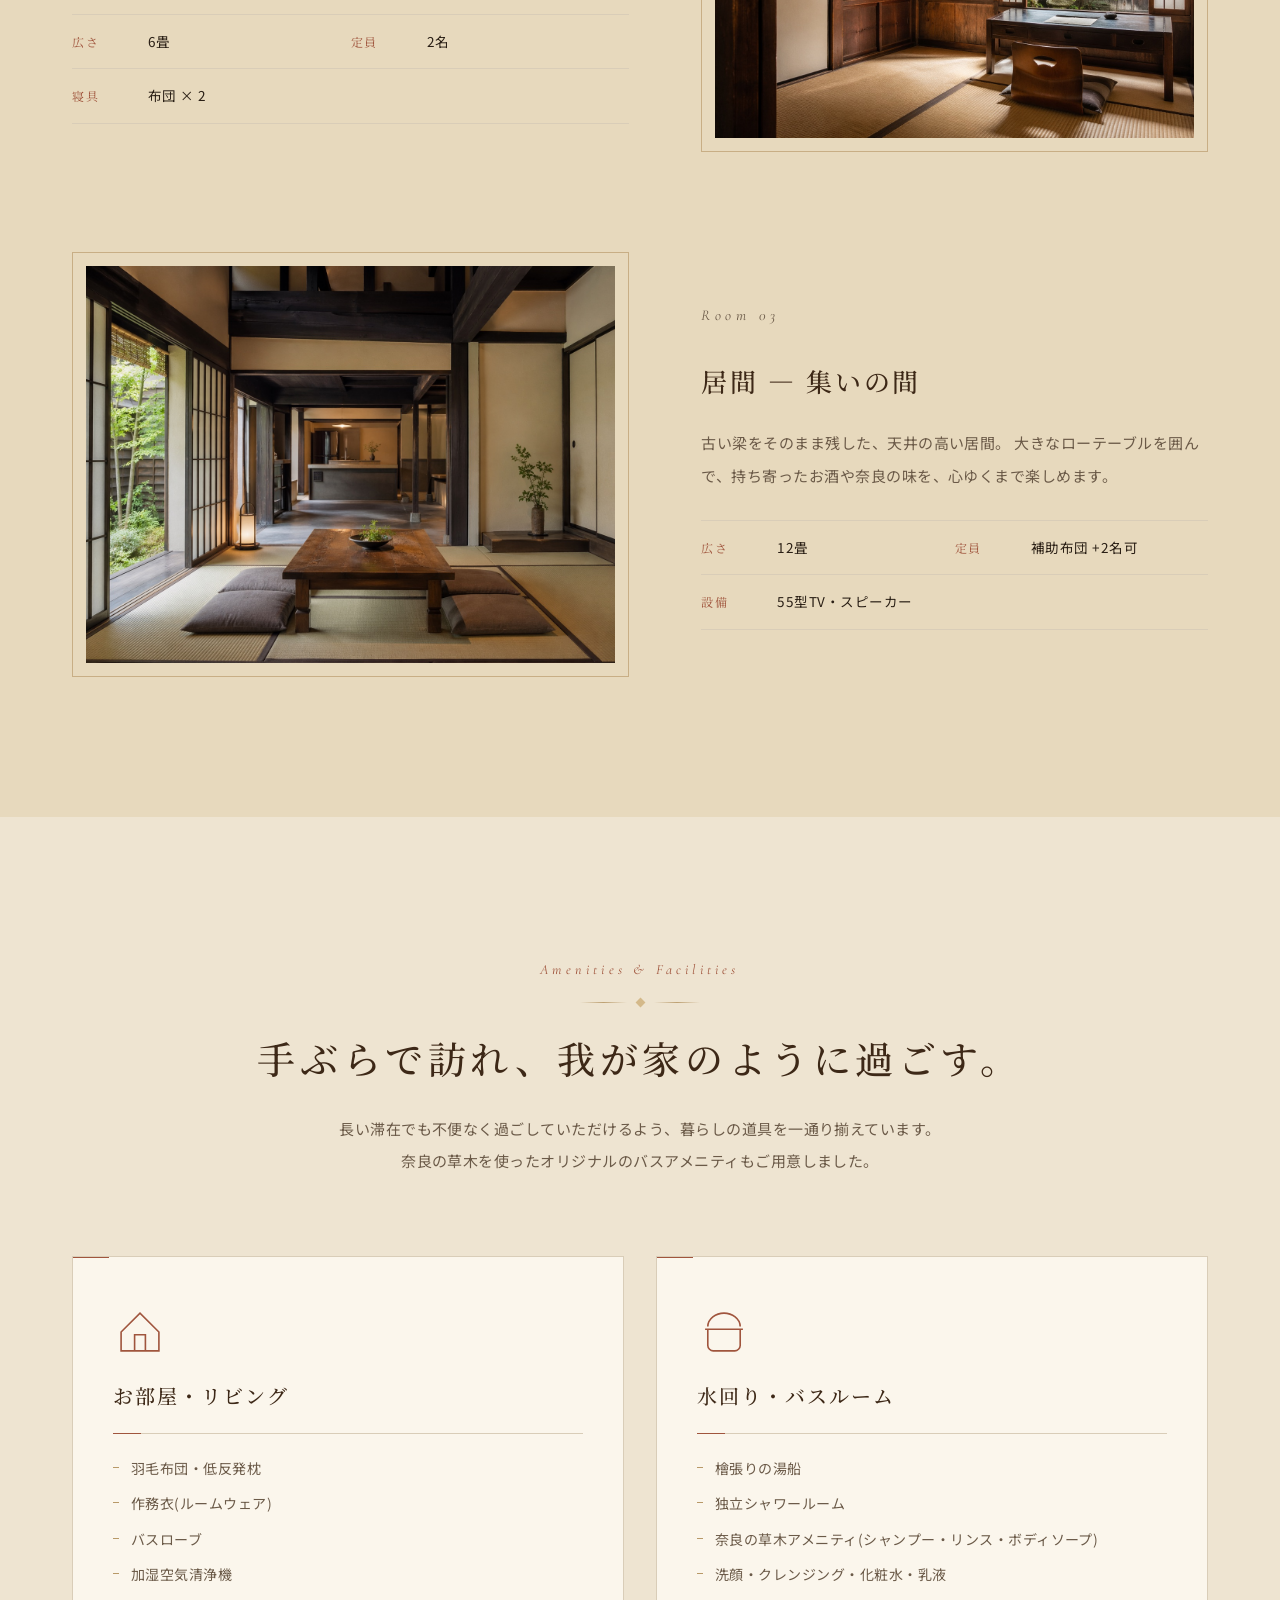
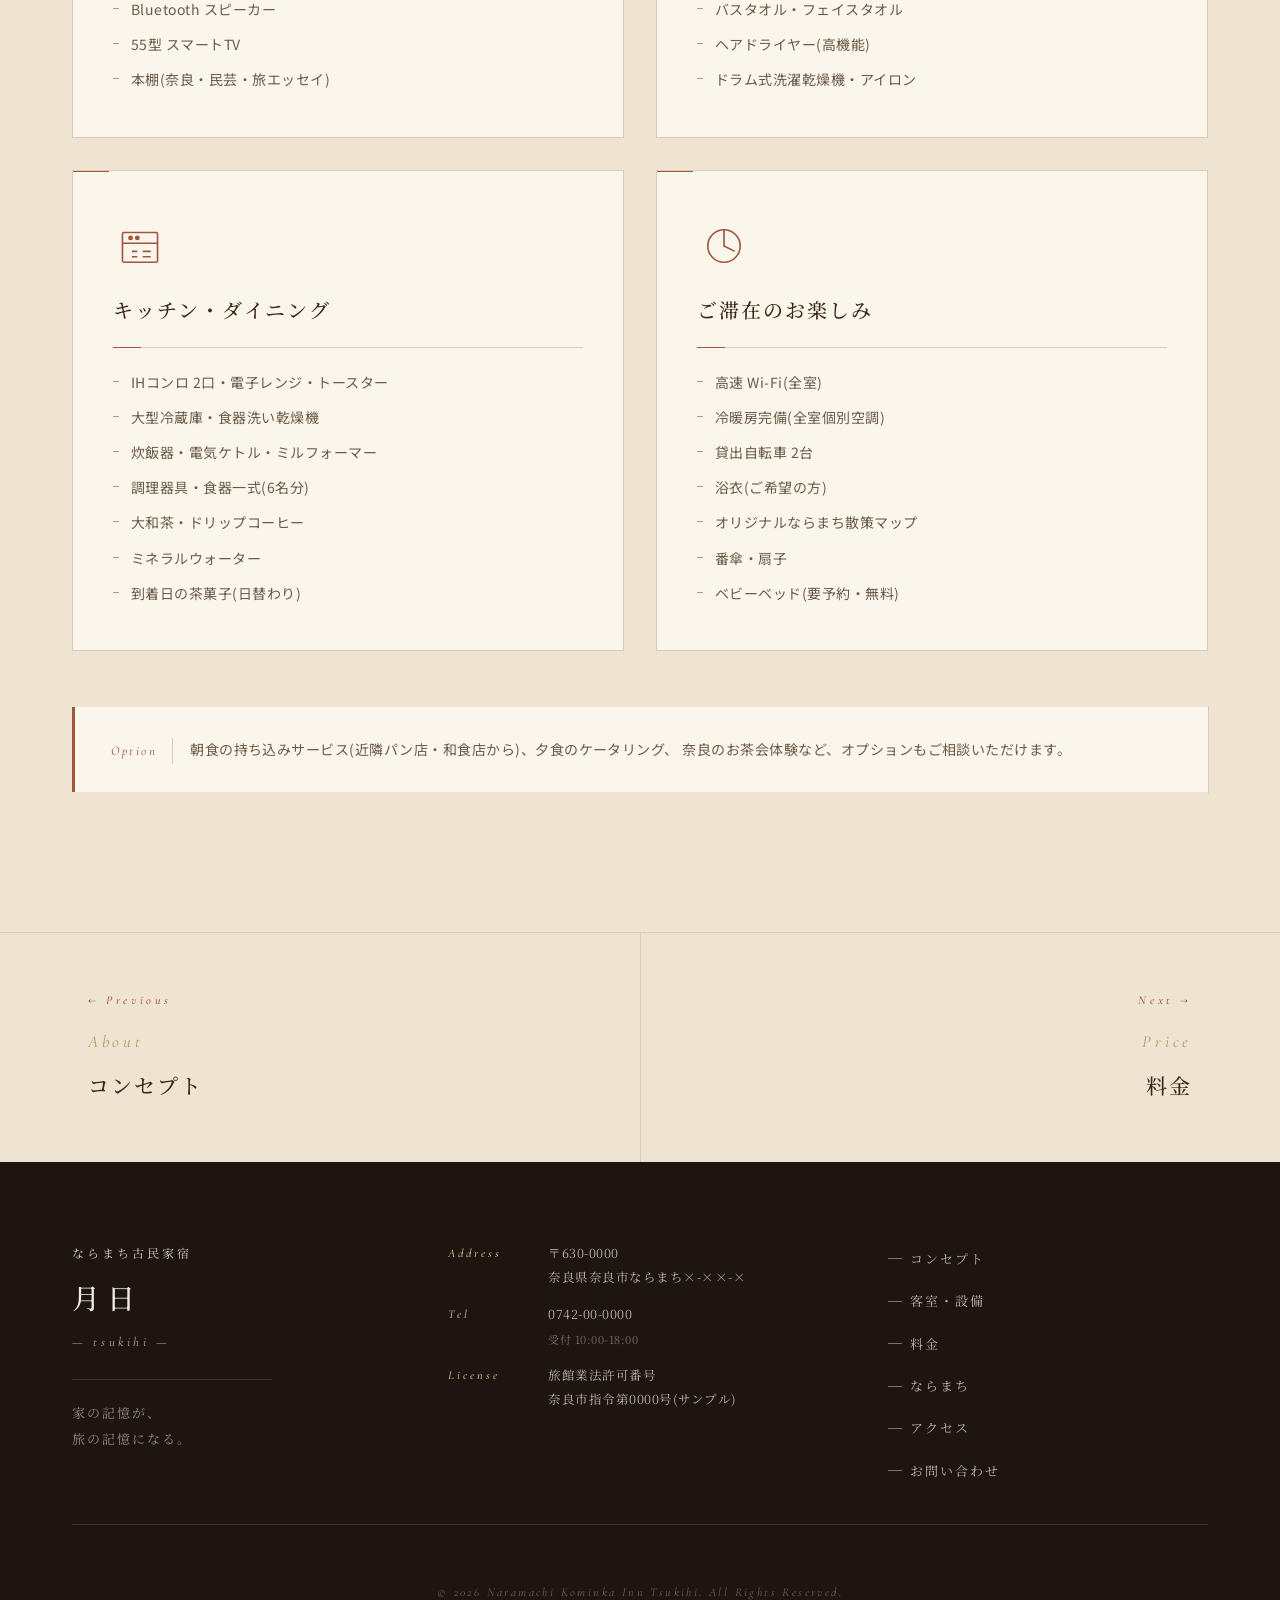
<file: rooms.html>
<!DOCTYPE html>
<html lang="ja">
<head>
<meta charset="UTF-8" />
<meta name="viewport" content="width=device-width, initial-scale=1.0" />
<title>客室・設備 | ならまち古民家宿 月日 -tsukihi-</title>
<meta name="description" content="「月日」の3つの客室と、滞在を支える設備・アメニティのご紹介。定員最大6名、一日一組限定の一棟貸し。" />
<link rel="preconnect" href="https://fonts.googleapis.com" />
<link rel="preconnect" href="https://fonts.gstatic.com" crossorigin />
<link href="https://fonts.googleapis.com/css2?family=Noto+Serif+JP:wght@300;400;500;600;700&family=Noto+Sans+JP:wght@300;400;500;700&family=Cormorant+Garamond:ital,wght@0,400;0,500;1,400;1,500&display=swap" rel="stylesheet" />
<link rel="stylesheet" href="style.css" />
</head>
<body>

<svg width="0" height="0" style="position:absolute" aria-hidden="true">
  <defs>
    <symbol id="mascot-tanuki" viewBox="0 0 80 72">
      <g fill="currentColor" stroke="none">
        <path d="M18 16 C 14 8, 22 4, 26 10 L 28 18 Z"/>
        <path d="M62 16 C 66 8, 58 4, 54 10 L 52 18 Z"/>
        <ellipse cx="40" cy="28" rx="22" ry="20"/>
        <path d="M22 40 C 18 52, 24 64, 40 64 C 56 64, 62 52, 58 40 Z"/>
        <path d="M62 46 C 72 42, 78 50, 72 58 C 68 62, 62 58, 60 54 Z"/>
      </g>
      <g fill="#faf6f0" stroke="none">
        <ellipse cx="32" cy="28" rx="6" ry="4.5"/>
        <ellipse cx="48" cy="28" rx="6" ry="4.5"/>
        <ellipse cx="40" cy="36" rx="7" ry="5"/>
      </g>
      <g fill="#2a1f15">
        <circle cx="32" cy="28" r="1.6"/>
        <circle cx="48" cy="28" r="1.6"/>
        <ellipse cx="40" cy="33" rx="1.6" ry="1.2"/>
      </g>
    </symbol>
  </defs>
</svg>

<header class="site-header is-scrolled" id="siteHeader">
  <div class="header-inner">
    <a href="index.html" class="site-logo" aria-label="ならまち古民家宿 月日">
      <span class="logo-mark" aria-hidden="true">
        <svg class="logo-tanuki" viewBox="0 0 80 72"><use href="#mascot-tanuki"/></svg>
      </span>
      <span class="logo-stack">
        <span class="logo-ja">ならまち古民家宿</span>
        <span class="logo-name">月日</span>
        <span class="logo-en">tsukihi</span>
      </span>
    </a>
    <nav class="site-nav">
      <ul>
        <li><a href="about.html"><span class="nav-en">About</span><span class="nav-jp">コンセプト</span></a></li>
        <li><a href="rooms.html" class="is-current"><span class="nav-en">Rooms</span><span class="nav-jp">客室・設備</span></a></li>
        <li><a href="price.html"><span class="nav-en">Price</span><span class="nav-jp">料金</span></a></li>
        <li><a href="naramachi.html"><span class="nav-en">Naramachi</span><span class="nav-jp">ならまち</span></a></li>
        <li><a href="access.html"><span class="nav-en">Access</span><span class="nav-jp">アクセス</span></a></li>
        <li><a href="contact.html" class="nav-cta">お問い合わせ</a></li>
      </ul>
    </nav>
    <button class="menu-toggle" id="menuToggle" aria-label="メニューを開く">
      <span></span><span></span><span></span>
    </button>
  </div>
</header>

<!-- Page Hero -->
<section class="page-hero">
  <div class="page-hero-bg" aria-hidden="true">
    <img src="images/pagehero-rooms.jpg" alt="" />
  </div>
  <div class="page-hero-overlay" aria-hidden="true"></div>
  <div class="page-hero-content">
    <p class="page-hero-en">Rooms &amp; Amenities</p>
    <div class="ornament"><span></span><i></i><span></span></div>
    <h1 class="page-hero-title">古民家の骨格を残した、<br class="sp-only" />やさしい住まい。</h1>
    <nav class="breadcrumb" aria-label="breadcrumb">
      <ol>
        <li><a href="index.html">Home</a></li>
        <li aria-current="page">Rooms</li>
      </ol>
    </nav>
  </div>
</section>

<!-- ============================
     Room / 客室
============================ -->
<section class="section section--room">
  <div class="container">
    <div class="section-head">
      <p class="section-en">Rooms</p>
      <div class="ornament"><span></span><i></i><span></span></div>
      <h2 class="section-title">3つの居場所</h2>
      <p class="section-desc">
        定員は最大6名。家族旅行やグループ旅行にもゆったりとお過ごしいただけます。
      </p>
    </div>

    <div class="room-list">
      <div class="room-item">
        <div class="image-frame">
          <div class="image-placeholder image-placeholder--wide has-image"><img src="images/room-01-bedroom.jpg" alt="主寝室(畳)" /></div>
        </div>
        <div class="room-text">
          <p class="room-label">Room 01</p>
          <h3 class="room-title">主寝室 ― 月の間</h3>
          <p>
            八畳の和室に、寝心地にこだわった低めのベッドを二台。
            窓の外には坪庭の緑。朝は自然光で、ゆっくり目覚めていただけます。
          </p>
          <ul class="room-meta">
            <li><span>広さ</span>8畳</li>
            <li><span>定員</span>2名</li>
            <li><span>ベッド</span>セミダブル × 2</li>
          </ul>
        </div>
      </div>

      <div class="room-item room-item--reverse">
        <div class="image-frame">
          <div class="image-placeholder image-placeholder--wide has-image"><img src="images/room-02-hanare.jpg" alt="離れの和室" /></div>
        </div>
        <div class="room-text">
          <p class="room-label">Room 02</p>
          <h3 class="room-title">離れの間 ― 日の間</h3>
          <p>
            母屋から渡り廊下でつながる離れ。
            少しこもって読書をしたり、昼寝をしたり。
            家の中にもう一つ「静かな居場所」があります。
          </p>
          <ul class="room-meta">
            <li><span>広さ</span>6畳</li>
            <li><span>定員</span>2名</li>
            <li><span>寝具</span>布団 × 2</li>
          </ul>
        </div>
      </div>

      <div class="room-item">
        <div class="image-frame">
          <div class="image-placeholder image-placeholder--wide has-image"><img src="images/room-03-living.jpg" alt="リビング・居間" /></div>
        </div>
        <div class="room-text">
          <p class="room-label">Room 03</p>
          <h3 class="room-title">居間 ― 集いの間</h3>
          <p>
            古い梁をそのまま残した、天井の高い居間。
            大きなローテーブルを囲んで、持ち寄ったお酒や奈良の味を、心ゆくまで楽しめます。
          </p>
          <ul class="room-meta">
            <li><span>広さ</span>12畳</li>
            <li><span>定員</span>補助布団 +2名可</li>
            <li><span>設備</span>55型TV・スピーカー</li>
          </ul>
        </div>
      </div>
    </div>
  </div>
</section>

<!-- ============================
     Amenity / 設備・アメニティ
============================ -->
<section class="section section--amenity">
  <div class="container">
    <div class="section-head">
      <p class="section-en">Amenities &amp; Facilities</p>
      <div class="ornament"><span></span><i></i><span></span></div>
      <h2 class="section-title">手ぶらで訪れ、<br class="sp-only" />我が家のように過ごす。</h2>
      <p class="section-desc">
        長い滞在でも不便なく過ごしていただけるよう、暮らしの道具を一通り揃えています。<br class="pc-only" />
        奈良の草木を使ったオリジナルのバスアメニティもご用意しました。
      </p>
    </div>

    <div class="amenity-grid">
      <div class="amenity-card">
        <div class="amenity-icon" aria-hidden="true">
          <svg viewBox="0 0 40 40" fill="none" stroke="currentColor" stroke-width="1.2">
            <path d="M6 20 L20 6 L34 20 L34 34 L6 34 Z" />
            <path d="M16 34 L16 22 L24 22 L24 34" />
          </svg>
        </div>
        <h3 class="amenity-title">お部屋・リビング</h3>
        <ul>
          <li>羽毛布団・低反発枕</li>
          <li>作務衣(ルームウェア)</li>
          <li>バスローブ</li>
          <li>加湿空気清浄機</li>
          <li>Bluetooth スピーカー</li>
          <li>55型 スマートTV</li>
          <li>本棚(奈良・民芸・旅エッセイ)</li>
        </ul>
      </div>

      <div class="amenity-card">
        <div class="amenity-icon" aria-hidden="true">
          <svg viewBox="0 0 40 40" fill="none" stroke="currentColor" stroke-width="1.2">
            <path d="M8 16 C 8 10, 14 6, 20 6 C 26 6, 32 10, 32 16" />
            <path d="M6 18 L34 18" />
            <path d="M8 18 L8 30 C 8 32, 10 34, 12 34 L28 34 C 30 34, 32 32, 32 30 L32 18" />
          </svg>
        </div>
        <h3 class="amenity-title">水回り・バスルーム</h3>
        <ul>
          <li>檜張りの湯船</li>
          <li>独立シャワールーム</li>
          <li>奈良の草木アメニティ(シャンプー・リンス・ボディソープ)</li>
          <li>洗顔・クレンジング・化粧水・乳液</li>
          <li>バスタオル・フェイスタオル</li>
          <li>ヘアドライヤー(高機能)</li>
          <li>ドラム式洗濯乾燥機・アイロン</li>
        </ul>
      </div>

      <div class="amenity-card">
        <div class="amenity-icon" aria-hidden="true">
          <svg viewBox="0 0 40 40" fill="none" stroke="currentColor" stroke-width="1.2">
            <rect x="7" y="10" width="26" height="22" rx="1" />
            <path d="M7 18 L33 18" />
            <circle cx="13" cy="14" r="1.2" fill="currentColor" />
            <circle cx="18" cy="14" r="1.2" fill="currentColor" />
            <path d="M14 24 L18 24 M22 24 L28 24 M14 28 L18 28 M22 28 L28 28" />
          </svg>
        </div>
        <h3 class="amenity-title">キッチン・ダイニング</h3>
        <ul>
          <li>IHコンロ 2口・電子レンジ・トースター</li>
          <li>大型冷蔵庫・食器洗い乾燥機</li>
          <li>炊飯器・電気ケトル・ミルフォーマー</li>
          <li>調理器具・食器一式(6名分)</li>
          <li>大和茶・ドリップコーヒー</li>
          <li>ミネラルウォーター</li>
          <li>到着日の茶菓子(日替わり)</li>
        </ul>
      </div>

      <div class="amenity-card">
        <div class="amenity-icon" aria-hidden="true">
          <svg viewBox="0 0 40 40" fill="none" stroke="currentColor" stroke-width="1.2">
            <circle cx="20" cy="20" r="12" />
            <path d="M20 8 L20 20 L28 24" />
          </svg>
        </div>
        <h3 class="amenity-title">ご滞在のお楽しみ</h3>
        <ul>
          <li>高速 Wi-Fi(全室)</li>
          <li>冷暖房完備(全室個別空調)</li>
          <li>貸出自転車 2台</li>
          <li>浴衣(ご希望の方)</li>
          <li>オリジナルならまち散策マップ</li>
          <li>番傘・扇子</li>
          <li>ベビーベッド(要予約・無料)</li>
        </ul>
      </div>
    </div>

    <div class="amenity-note">
      <p>
        <span class="amenity-note-label">Option</span>
        朝食の持ち込みサービス(近隣パン店・和食店から)、夕食のケータリング、
        奈良のお茶会体験など、オプションもご相談いただけます。
      </p>
    </div>
  </div>
</section>

<nav class="next-nav" aria-label="次のページへ">
  <div class="next-nav-grid">
    <a href="about.html" class="next-nav-item next-nav-prev">
      <p class="next-nav-label">← Previous</p>
      <p class="next-nav-en">About</p>
      <p class="next-nav-jp">コンセプト</p>
    </a>
    <a href="price.html" class="next-nav-item next-nav-next">
      <p class="next-nav-label">Next →</p>
      <p class="next-nav-en">Price</p>
      <p class="next-nav-jp">料金</p>
    </a>
  </div>
</nav>

<footer class="site-footer">
  <div class="container">
    <div class="footer-top">
      <div class="footer-brand">
        <p class="footer-logo-ja">ならまち古民家宿</p>
        <p class="footer-logo-name">月日</p>
        <p class="footer-logo-en">— tsukihi —</p>
        <p class="footer-tagline">家の記憶が、<br />旅の記憶になる。</p>
      </div>
      <div class="footer-info">
        <dl>
          <dt>Address</dt>
          <dd>〒630-0000<br />奈良県奈良市ならまち×-××-×</dd>
          <dt>Tel</dt>
          <dd>0742-00-0000<br /><span>受付 10:00-18:00</span></dd>
          <dt>License</dt>
          <dd>旅館業法許可番号<br />奈良市指令第0000号(サンプル)</dd>
        </dl>
      </div>
      <nav class="footer-nav">
        <ul>
          <li><a href="about.html">コンセプト</a></li>
          <li><a href="rooms.html">客室・設備</a></li>
          <li><a href="price.html">料金</a></li>
          <li><a href="naramachi.html">ならまち</a></li>
          <li><a href="access.html">アクセス</a></li>
          <li><a href="contact.html">お問い合わせ</a></li>
        </ul>
      </nav>
    </div>
    <p class="copyright">&copy; 2026 Naramachi Kominka Inn Tsukihi. All Rights Reserved.</p>
  </div>
</footer>

<script src="script.js"></script>
</body>
</html>
</file>
<file: style.css>
/* =========================================
   Reset & Base
========================================= */
*, *::before, *::after { box-sizing: border-box; }
html { scroll-behavior: smooth; }
body {
  margin: 0;
  font-family: "Noto Sans JP", "Hiragino Kaku Gothic ProN", "Yu Gothic", sans-serif;
  font-weight: 400;
  color: #2a1f15;
  background: #faf6f0;
  line-height: 1.9;
  -webkit-font-smoothing: antialiased;
  letter-spacing: 0.03em;
}
img { max-width: 100%; display: block; }
a { color: inherit; text-decoration: none; transition: opacity .3s; }
a:hover { opacity: 0.75; }
ul { list-style: none; padding: 0; margin: 0; }
button { font-family: inherit; cursor: pointer; border: none; background: none; }

:root {
  --color-bg: #f6efe3;
  --color-bg-alt: #eee4d1;
  --color-bg-warm: #e7d9bd;
  --color-bg-sand: #fbf6ec;
  --color-text: #2a1f15;
  --color-text-sub: #6b5a48;
  --color-primary: #3d2817;
  --color-accent: #a0553d;
  --color-gold: #b89968;
  --color-gold-light: #d4b98a;
  --color-border: #d9cdb8;
  --color-dark: #1f1510;
  --serif: "Noto Serif JP", "Yu Mincho", "Hiragino Mincho ProN", serif;
  --en-serif: "Cormorant Garamond", "Noto Serif JP", serif;
  --container: 1200px;
}

.pc-only { display: inline; }
.sp-only { display: none; }
@media (max-width: 768px) {
  .pc-only { display: none; }
  .sp-only { display: inline; }
}

.container {
  max-width: var(--container);
  margin: 0 auto;
  padding: 0 32px;
}
.container--narrow { max-width: 860px; }

/* =========================================
   Buttons
========================================= */
.btn {
  display: inline-block;
  font-family: var(--serif);
  font-size: 14px;
  font-weight: 500;
  letter-spacing: 0.3em;
  padding: 18px 56px;
  border-radius: 2px;
  transition: background .3s, color .3s, letter-spacing .3s, border-color .3s;
  cursor: pointer;
}
.btn-outline {
  color: var(--color-primary);
  background: transparent;
  border: 1px solid var(--color-primary);
}
.btn-outline:hover {
  background: var(--color-primary);
  color: #faf6f0;
  letter-spacing: 0.4em;
  opacity: 1;
}

/* =========================================
   Header
========================================= */
.site-header {
  position: fixed;
  top: 0; left: 0; right: 0;
  z-index: 100;
  padding: 20px 0;
  background: transparent;
  transition: background .4s ease, padding .3s ease, box-shadow .3s ease;
}
.site-header.is-scrolled {
  background: rgba(250, 246, 240, 0.95);
  backdrop-filter: blur(8px);
  padding: 14px 0;
  box-shadow: 0 1px 20px rgba(61, 40, 23, 0.08);
}
.header-inner {
  max-width: var(--container);
  margin: 0 auto;
  padding: 0 32px;
  display: flex;
  align-items: center;
  justify-content: space-between;
}
.site-logo {
  display: flex;
  align-items: center;
  gap: 14px;
  line-height: 1.1;
  color: #faf6f0;
  transition: color .4s;
}
.site-header.is-scrolled .site-logo { color: var(--color-primary); }

.logo-mark {
  display: inline-flex;
  align-items: center;
  justify-content: center;
  width: 40px;
  height: 40px;
  color: currentColor;
  opacity: 0.95;
  transition: transform .5s cubic-bezier(0.2, 0.7, 0.2, 1), opacity .4s;
}
.site-logo:hover .logo-mark {
  transform: rotate(-8deg) scale(1.05);
  opacity: 1;
}
.logo-tanuki {
  width: 100%;
  height: 100%;
}
.logo-stack {
  display: flex;
  flex-direction: column;
  align-items: flex-start;
  line-height: 1.1;
}
.logo-ja {
  font-family: var(--serif);
  font-size: 11px;
  letter-spacing: 0.25em;
  margin-bottom: 2px;
  opacity: 0.85;
}
.logo-name {
  font-family: var(--serif);
  font-size: 22px;
  font-weight: 500;
  letter-spacing: 0.2em;
}
.logo-en {
  font-family: var(--en-serif);
  font-style: italic;
  font-size: 11px;
  letter-spacing: 0.15em;
  margin-top: 2px;
  opacity: 0.7;
}

.site-nav ul {
  display: flex;
  align-items: center;
  gap: 28px;
}
.site-nav a {
  display: flex;
  flex-direction: column;
  align-items: center;
  gap: 3px;
  font-family: var(--serif);
  font-size: 13.5px;
  font-weight: 500;
  letter-spacing: 0.12em;
  color: #faf6f0;
  position: relative;
  padding: 6px 10px;
  line-height: 1.2;
  transition: color .4s;
}
.site-nav .nav-en {
  font-family: var(--en-serif);
  font-style: italic;
  font-size: 10px;
  letter-spacing: 0.25em;
  opacity: 0.72;
}
.site-nav .nav-jp {
  font-size: 12.5px;
  letter-spacing: 0.12em;
}
.site-header.is-scrolled .site-nav a { color: var(--color-primary); }
.site-nav a::after {
  content: "";
  position: absolute;
  bottom: 2px;
  left: 50%;
  width: 0;
  height: 1px;
  background: currentColor;
  transition: width .35s, left .35s;
}
.site-nav a:hover { opacity: 1; }
.site-nav a:hover::after { width: calc(100% - 20px); left: 10px; }
.site-nav .nav-cta {
  flex-direction: row;
  gap: 0;
  border: 1px solid currentColor;
  padding: 10px 18px;
  border-radius: 2px;
  transition: background .3s, color .3s;
}
.site-nav .nav-cta::after { display: none; }
.site-nav .nav-cta:hover { background: currentColor; color: var(--color-dark); }
.site-header.is-scrolled .nav-cta:hover { color: #faf6f0; }

.menu-toggle {
  display: none;
  width: 32px;
  height: 24px;
  position: relative;
  z-index: 102;
}
.menu-toggle span {
  position: absolute;
  left: 0;
  width: 100%;
  height: 1px;
  background: #faf6f0;
  transition: transform .3s, opacity .3s, background .3s, top .3s;
}
.menu-toggle span:nth-child(1) { top: 4px; }
.menu-toggle span:nth-child(2) { top: 12px; }
.menu-toggle span:nth-child(3) { top: 20px; }
.site-header.is-scrolled .menu-toggle span { background: var(--color-primary); }
.site-header.is-menu-open .menu-toggle span { background: var(--color-primary); }
.site-header.is-menu-open .menu-toggle span:nth-child(1) { top: 12px; transform: rotate(45deg); }
.site-header.is-menu-open .menu-toggle span:nth-child(2) { opacity: 0; }
.site-header.is-menu-open .menu-toggle span:nth-child(3) { top: 12px; transform: rotate(-45deg); }

/* =========================================
   Hero
========================================= */
.hero {
  position: relative;
  width: 100%;
  height: 100vh;
  min-height: 640px;
  overflow: hidden;
  color: #faf6f0;
}
.hero-slideshow {
  position: absolute;
  inset: 0;
  z-index: 1;
}
.hero-slide {
  position: absolute;
  inset: 0;
  background-size: cover;
  background-position: center;
  background-repeat: no-repeat;
  opacity: 0;
  transition: opacity 2.2s ease-in-out;
  /* プレースホルダ用の温かいグラデーション */
  background-color: #3d2817;
  background-image:
    linear-gradient(135deg, rgba(61, 40, 23, 0.0) 0%, rgba(31, 21, 16, 0.3) 100%),
    radial-gradient(circle at 30% 30%, #6b4a32 0%, #3d2817 60%, #1f1510 100%);
}
.hero-slide.is-active { opacity: 1; }

/* 実画像 */
.hero-slide--1 { background-image: url('images/hero-01-exterior.jpg'); }
.hero-slide--2 { background-image: url('images/hero-02-doma.jpg'); }
.hero-slide--3 { background-image: url('images/hero-03-engawa.jpg'); }
.hero-slide--4 { background-image: url('images/hero-04-hari.jpg'); }
.hero-slide--5 { background-image: url('images/hero-05-morning.jpg'); }

.hero-overlay {
  position: absolute;
  inset: 0;
  z-index: 2;
  background: linear-gradient(180deg,
    rgba(31, 21, 16, 0.35) 0%,
    rgba(31, 21, 16, 0.15) 40%,
    rgba(31, 21, 16, 0.55) 100%);
}

/* Hero 右側の縦書き添え書き */
.hero-vertical {
  position: absolute;
  top: 50%;
  right: 56px;
  z-index: 4;
  transform: translateY(-50%);
  margin: 0;
  font-family: var(--serif);
  font-size: 13px;
  font-weight: 500;
  letter-spacing: 0.5em;
  color: rgba(250, 246, 240, 0.8);
  writing-mode: vertical-rl;
  white-space: nowrap;
  opacity: 0;
  animation: heroVerticalIn 1.6s cubic-bezier(0.2, 0.7, 0.2, 1) 1.6s forwards;
}
@keyframes heroVerticalIn {
  from { opacity: 0; transform: translate(12px, -50%); }
  to   { opacity: 1; transform: translate(0, -50%); }
}

.hero-content {
  position: relative;
  z-index: 4;
  height: 100%;
  max-width: var(--container);
  margin: 0 auto;
  padding: 0 72px;
  display: flex;
  flex-direction: column;
  justify-content: center;
  align-items: flex-start;
}
.hero-sub {
  font-family: var(--en-serif);
  font-style: italic;
  font-size: 15px;
  letter-spacing: 0.35em;
  margin: 0 0 28px;
  opacity: 0.9;
  padding-left: 48px;
  position: relative;
}
.hero-sub::before {
  content: "";
  position: absolute;
  left: 0;
  top: 50%;
  width: 36px;
  height: 1px;
  background: #faf6f0;
  opacity: 0.7;
}
.hero-title {
  font-family: var(--serif);
  font-weight: 400;
  font-size: clamp(32px, 5.2vw, 62px);
  line-height: 1.55;
  letter-spacing: 0.12em;
  margin: 0 0 32px;
  position: relative;
}
.hero-title span {
  display: block;
  overflow: hidden;
}
.hero-title-1, .hero-title-2 {
  position: relative;
}
.hero-title-1::after, .hero-title-2::after {
  content: "";
  position: absolute;
  inset: 0;
  background: linear-gradient(90deg, #1a120b 0%, transparent 100%);
  transform: translateX(0);
  animation: heroMask 1.8s cubic-bezier(0.76, 0, 0.24, 1) forwards;
}
.hero-title-1::after { animation-delay: 0.5s; }
.hero-title-2::after { animation-delay: 0.95s; }

@keyframes heroMask {
  to { transform: translateX(100%); }
}
@keyframes heroRise {
  from { opacity: 0; transform: translateY(24px); }
  to   { opacity: 1; transform: translateY(0); }
}

.hero-lead {
  font-family: var(--serif);
  font-weight: 300;
  font-size: clamp(14px, 1.4vw, 17px);
  line-height: 2.2;
  letter-spacing: 0.1em;
  margin: 0;
  opacity: 0;
  animation: heroRise 1.4s cubic-bezier(0.2, 0.7, 0.2, 1) 1.2s forwards;
}

.hero-scroll {
  position: absolute;
  bottom: 72px;
  left: 72px;
  z-index: 5;
  font-family: var(--en-serif);
  font-style: italic;
  font-size: 12px;
  letter-spacing: 0.3em;
  display: flex;
  align-items: center;
  gap: 12px;
  padding-bottom: 6px;
  color: #faf6f0;
}
.hero-scroll i {
  display: block;
  width: 1px;
  height: 40px;
  background: rgba(250, 246, 240, 0.5);
  position: relative;
  overflow: hidden;
}
.hero-scroll i::after {
  content: "";
  position: absolute;
  top: -40px;
  left: 0;
  width: 1px;
  height: 40px;
  background: #faf6f0;
  animation: scrollLine 2.2s ease-in-out infinite;
}
@keyframes scrollLine {
  0%   { top: -40px; }
  60%  { top: 40px; }
  100% { top: 40px; }
}

/* 朱印風のハンコ */
.hero-seal {
  position: absolute;
  bottom: 72px;
  right: 72px;
  z-index: 5;
  width: 76px;
  height: 76px;
  display: flex;
  align-items: center;
  justify-content: center;
  background: rgba(160, 85, 61, 0.92);
  color: #faf6f0;
  transform: rotate(-4deg);
  box-shadow: 0 6px 20px rgba(0,0,0,0.3);
  animation: sealFadeIn 1.2s ease 1.8s both;
}
.hero-seal::before {
  content: "";
  position: absolute;
  inset: 4px;
  border: 1px solid rgba(250, 246, 240, 0.55);
}
.hero-seal span {
  font-family: var(--serif);
  font-size: 20px;
  font-weight: 500;
  letter-spacing: 0.15em;
  writing-mode: vertical-rl;
  z-index: 1;
}
@keyframes sealFadeIn {
  from { opacity: 0; transform: rotate(-12deg) scale(0.8); }
  to   { opacity: 1; transform: rotate(-4deg) scale(1); }
}

/* =========================================
   Section common + Ornament
========================================= */
.section {
  padding: 140px 0;
  position: relative;
}
.section-head {
  text-align: center;
  margin-bottom: 80px;
}
.section-en {
  font-family: var(--en-serif);
  font-style: italic;
  font-size: 14px;
  letter-spacing: 0.3em;
  color: var(--color-accent);
  margin: 0;
}

/* 金の飾り罫: ————◆———— */
.ornament {
  display: flex;
  align-items: center;
  justify-content: center;
  gap: 10px;
  width: 120px;
  margin: 16px auto 22px;
}
.ornament span {
  display: block;
  flex: 1;
  height: 1px;
  background: linear-gradient(90deg, transparent 0%, var(--color-gold) 50%, transparent 100%);
  opacity: 0.9;
}
.ornament i {
  display: block;
  width: 7px;
  height: 7px;
  background: var(--color-gold);
  transform: rotate(45deg);
  flex-shrink: 0;
}
.section--naramachi .ornament i,
.section--feature .ornament i,
.section--faq .ornament i,
.section--amenity .ornament i {
  background: var(--color-gold-light);
}

.section-title {
  font-family: var(--serif);
  font-weight: 500;
  font-size: clamp(26px, 3.2vw, 38px);
  letter-spacing: 0.12em;
  line-height: 1.6;
  margin: 0 0 24px;
  color: var(--color-primary);
}
.section-desc {
  font-size: 15px;
  line-height: 2.1;
  color: var(--color-text-sub);
  margin: 0;
}

/* =========================================
   Image Placeholder & Frame
========================================= */
.image-placeholder {
  position: relative;
  width: 100%;
  background: linear-gradient(135deg, #e8dcc6 0%, #d9cdb8 100%);
  border: 1px solid var(--color-border);
  overflow: hidden;
  display: flex;
  align-items: center;
  justify-content: center;
}
.image-placeholder::before {
  content: "";
  position: absolute;
  inset: 10px;
  border: 1px dashed rgba(61, 40, 23, 0.25);
  pointer-events: none;
}
.image-placeholder::after {
  content: "📷  " attr(data-label);
  font-family: var(--serif);
  font-size: 13px;
  letter-spacing: 0.1em;
  color: var(--color-primary);
  opacity: 0.7;
  padding: 0 20px;
  text-align: center;
}
.image-placeholder--tall { aspect-ratio: 3 / 4; }
.image-placeholder--wide { aspect-ratio: 4 / 3; }
.image-placeholder--feature { aspect-ratio: 4 / 3; }
.feature-card .image-frame { margin-bottom: 28px; }
.image-placeholder--square { aspect-ratio: 1 / 1; }
.image-placeholder--map { aspect-ratio: 4 / 3; }

/* 実画像が入るときは .has-image を付け、プレースホルダーを非表示にする */
.image-placeholder.has-image {
  background: none;
  border: none;
}
.image-placeholder.has-image::before,
.image-placeholder.has-image::after { display: none; }
.image-placeholder.has-image img {
  display: block;
  width: 100%;
  height: 100%;
  object-fit: cover;
}

/* page-hero の背景画像 */
.page-hero-bg img {
  display: block;
  width: 100%;
  height: 100%;
  object-fit: cover;
  filter: grayscale(0.05) brightness(1);
}

/* 金の外枠(オフセット + 内側ダブルライン) */
.image-frame {
  position: relative;
  padding: 14px;
}
.image-frame::before {
  content: "";
  position: absolute;
  inset: 0;
  border: 1px solid var(--color-gold);
  opacity: 0.65;
  pointer-events: none;
  transition: opacity .5s, inset .5s cubic-bezier(0.2, 0.7, 0.2, 1);
}
.image-frame::after {
  content: "";
  position: absolute;
  inset: 6px;
  border: 1px solid var(--color-gold);
  opacity: 0;
  pointer-events: none;
  transition: opacity .5s, inset .5s cubic-bezier(0.2, 0.7, 0.2, 1);
}
.image-frame:hover::before { opacity: 0.9; inset: -5px; }
.image-frame:hover::after  { opacity: 0.45; inset: 10px; }
.image-frame .image-placeholder {
  transition: transform .7s cubic-bezier(0.2, 0.7, 0.2, 1), filter .7s;
}
.image-frame:hover .image-placeholder {
  transform: scale(1.02);
  filter: brightness(1.04);
}

/* =========================================
   Concept
========================================= */
.section--concept {
  background: var(--color-bg);
  position: relative;
}
.concept-grid {
  display: grid;
  grid-template-columns: 1fr 0.8fr;
  gap: 80px;
  align-items: start;
}
.concept-text p {
  font-size: 15px;
  line-height: 2.2;
  margin: 0 0 26px;
}
.concept-text .lead {
  font-family: var(--serif);
  font-size: 17px;
  line-height: 2.3;
  color: var(--color-primary);
  margin-bottom: 36px;
}
.concept-text .lead::first-letter {
  font-family: var(--serif);
  font-size: 44px;
  float: left;
  line-height: 1;
  padding: 6px 12px 0 0;
  color: var(--color-accent);
  font-weight: 500;
}
.concept-text .quote {
  font-family: var(--serif);
  font-size: 18px;
  line-height: 2.1;
  color: var(--color-accent);
  padding: 28px 0 28px 32px;
  border-left: 2px solid var(--color-accent);
  margin: 36px 0;
  font-weight: 500;
}
.concept-sign {
  font-family: var(--serif);
  font-size: 14px !important;
  text-align: right;
  color: var(--color-text-sub);
  letter-spacing: 0.2em;
  margin-top: 40px !important;
  margin-bottom: 0 !important;
  display: flex;
  align-items: center;
  justify-content: flex-end;
  gap: 12px;
}
.concept-sign-seal {
  display: inline-flex;
  align-items: center;
  justify-content: center;
  width: 28px;
  height: 28px;
  background: var(--color-accent);
  color: #faf6f0;
  font-family: var(--serif);
  font-size: 12px;
  font-weight: 500;
  letter-spacing: 0;
  transform: rotate(-4deg);
  box-shadow: 0 2px 6px rgba(61, 40, 23, 0.15);
}

.concept-image {
  position: relative;
}
.concept-image .image-caption {
  font-family: var(--serif);
  font-size: 13px;
  line-height: 1.8;
  color: var(--color-text-sub);
  margin-top: 20px;
  padding-left: 12px;
  border-left: 1px solid var(--color-border);
}

/* =========================================
   Feature
========================================= */
.section--feature {
  background: var(--color-bg-alt);
}
.feature-grid {
  display: grid;
  grid-template-columns: repeat(2, 1fr);
  gap: 72px 56px;
}
.feature-card {
  position: relative;
}
.feature-num {
  display: flex;
  align-items: center;
  gap: 14px;
  margin-bottom: 20px;
  font-family: var(--en-serif);
  font-style: italic;
  font-size: 32px;
  font-weight: 500;
  color: var(--color-gold);
  line-height: 1;
  letter-spacing: 0.05em;
}
.feature-num::before {
  content: "";
  display: block;
  width: 32px;
  height: 1px;
  background: var(--color-gold);
  opacity: 0.6;
}
.feature-title {
  font-family: var(--serif);
  font-size: 22px;
  font-weight: 500;
  line-height: 1.7;
  color: var(--color-primary);
  letter-spacing: 0.08em;
  margin: 0 0 20px;
}
.feature-card p {
  font-size: 14.5px;
  line-height: 2.1;
  color: var(--color-text-sub);
  margin: 0;
}

/* =========================================
   Room
========================================= */
.section--room { background: var(--color-bg-warm); }
.room-list {
  display: flex;
  flex-direction: column;
  gap: 100px;
}
.room-item {
  display: grid;
  grid-template-columns: 1.1fr 1fr;
  gap: 72px;
  align-items: center;
}
.room-item--reverse .image-frame { order: 2; }
.room-item--reverse .room-text { order: 1; }

.room-label {
  font-family: var(--en-serif);
  font-style: italic;
  font-size: 14px;
  letter-spacing: 0.3em;
  color: var(--color-accent);
  margin: 0 0 14px;
}
.room-title {
  font-family: var(--serif);
  font-size: 26px;
  font-weight: 500;
  line-height: 1.6;
  letter-spacing: 0.1em;
  color: var(--color-primary);
  margin: 0 0 24px;
}
.room-text p {
  font-size: 15px;
  line-height: 2.2;
  margin: 0 0 28px;
  color: var(--color-text-sub);
}
.room-meta {
  display: flex;
  flex-wrap: wrap;
  gap: 0;
  border-top: 1px solid var(--color-border);
}
.room-meta li {
  flex: 1 1 50%;
  padding: 14px 0;
  font-size: 13.5px;
  color: var(--color-text);
  border-bottom: 1px solid var(--color-border);
  display: flex;
  align-items: baseline;
  gap: 16px;
}
.room-meta li span {
  font-family: var(--serif);
  font-size: 12px;
  letter-spacing: 0.15em;
  color: var(--color-accent);
  min-width: 60px;
}

/* =========================================
   Amenity
========================================= */
.section--amenity {
  background: var(--color-bg-alt);
}
.amenity-grid {
  display: grid;
  grid-template-columns: repeat(2, 1fr);
  gap: 32px;
}
.amenity-card {
  background: var(--color-bg-sand);
  padding: 48px 40px 44px;
  border: 1px solid var(--color-border);
  position: relative;
  transition: transform .5s, box-shadow .5s, border-color .5s;
}
.amenity-card:hover {
  transform: translateY(-6px);
  box-shadow: 0 16px 48px rgba(61, 40, 23, 0.1);
  border-color: var(--color-gold);
}
.amenity-card::before {
  content: "";
  position: absolute;
  top: 0; left: 0;
  width: 36px; height: 1px;
  background: var(--color-accent);
  transition: width .5s cubic-bezier(0.2, 0.7, 0.2, 1);
}
.amenity-card:hover::before { width: 72px; }
.amenity-card .amenity-icon {
  transition: transform .5s cubic-bezier(0.2, 0.7, 0.2, 1), color .4s;
}
.amenity-card:hover .amenity-icon {
  transform: translateY(-2px) scale(1.08);
  color: var(--color-primary);
}
.amenity-icon {
  width: 54px;
  height: 54px;
  color: var(--color-accent);
  margin-bottom: 18px;
}
.amenity-icon svg {
  width: 100%; height: 100%;
}
.amenity-title {
  font-family: var(--serif);
  font-size: 20px;
  font-weight: 500;
  letter-spacing: 0.1em;
  color: var(--color-primary);
  margin: 0 0 22px;
  padding-bottom: 18px;
  border-bottom: 1px solid var(--color-border);
  position: relative;
}
.amenity-title::after {
  content: "";
  position: absolute;
  bottom: -1px;
  left: 0;
  width: 28px;
  height: 1px;
  background: var(--color-accent);
}
.amenity-card ul {
  display: flex;
  flex-direction: column;
  gap: 10px;
}
.amenity-card li {
  font-size: 14px;
  line-height: 1.8;
  color: var(--color-text-sub);
  padding-left: 18px;
  position: relative;
}
.amenity-card li::before {
  content: "";
  position: absolute;
  left: 0; top: 11px;
  width: 6px; height: 1px;
  background: var(--color-gold);
}

.amenity-note {
  margin-top: 56px;
  padding: 28px 36px;
  background: var(--color-bg-sand);
  border-left: 3px solid var(--color-accent);
  position: relative;
}
.amenity-note::before {
  content: "";
  position: absolute;
  top: -1px; right: -1px; bottom: -1px;
  width: 1px;
  background: var(--color-border);
}
.amenity-note p {
  margin: 0;
  font-size: 14px;
  line-height: 2;
  color: var(--color-text-sub);
}
.amenity-note-label {
  display: inline-block;
  font-family: var(--en-serif);
  font-style: italic;
  font-size: 13px;
  letter-spacing: 0.2em;
  color: var(--color-accent);
  margin-right: 14px;
  padding-right: 14px;
  border-right: 1px solid var(--color-border);
}

/* =========================================
   Price
========================================= */
.section--price {
  background: var(--color-bg);
}
.price-table {
  display: grid;
  grid-template-columns: 1.2fr 1fr 1fr;
  gap: 24px;
  margin-bottom: 64px;
}
.price-card {
  background: var(--color-bg-alt);
  padding: 44px 36px;
  border: 1px solid var(--color-border);
  position: relative;
  transition: transform .5s cubic-bezier(0.2, 0.7, 0.2, 1), box-shadow .5s, border-color .5s;
}
.price-card:hover {
  transform: translateY(-6px);
  box-shadow: 0 14px 40px rgba(61, 40, 23, 0.1);
  border-color: var(--color-gold);
}
.price-card::before {
  content: "";
  position: absolute;
  top: 14px; left: 14px; right: 14px; bottom: 14px;
  border: 1px solid transparent;
  pointer-events: none;
  transition: border-color .5s, top .5s, left .5s, right .5s, bottom .5s;
}
.price-card:hover::before {
  border-color: var(--color-gold);
  top: 10px; left: 10px; right: 10px; bottom: 10px;
}
.price-card--main {
  background: var(--color-primary);
  color: #faf6f0;
  border-color: var(--color-primary);
}
.price-tag {
  font-family: var(--en-serif);
  font-style: italic;
  font-size: 13px;
  letter-spacing: 0.3em;
  color: var(--color-accent);
  margin: 0 0 10px;
}
.price-card--main .price-tag { color: var(--color-gold-light); }

.price-card-title {
  font-family: var(--serif);
  font-size: 22px;
  font-weight: 500;
  letter-spacing: 0.12em;
  margin: 0 0 6px;
  color: var(--color-primary);
}
.price-card--main .price-card-title { color: #faf6f0; }

.price-card-sub {
  font-size: 12.5px;
  letter-spacing: 0.1em;
  color: var(--color-text-sub);
  margin: 0 0 28px;
  padding-bottom: 24px;
  border-bottom: 1px solid var(--color-border);
}
.price-card--main .price-card-sub {
  color: rgba(250, 246, 240, 0.7);
  border-bottom-color: rgba(250, 246, 240, 0.2);
}

.price-list {
  display: flex;
  flex-direction: column;
  gap: 14px;
}
.price-list li {
  display: flex;
  justify-content: space-between;
  align-items: baseline;
  font-family: var(--serif);
}
.price-list li span {
  font-size: 14px;
  letter-spacing: 0.1em;
  color: rgba(250, 246, 240, 0.85);
}
.price-list li b {
  font-weight: 500;
  font-size: 20px;
  letter-spacing: 0.05em;
  color: #faf6f0;
}
.price-list li em {
  font-style: normal;
  font-size: 13px;
  margin-left: 4px;
  opacity: 0.7;
}

.price-extra {
  font-family: var(--serif);
  font-size: 16px;
  margin: 0 0 12px;
  color: var(--color-text);
}
.price-extra b {
  display: inline-block;
  font-size: 26px;
  font-weight: 500;
  color: var(--color-accent);
  margin-left: 8px;
  letter-spacing: 0.05em;
}
.price-note {
  font-size: 13px;
  line-height: 1.8;
  color: var(--color-text-sub);
  margin: 0;
}

.price-extra-box {
  background: var(--color-bg-warm);
  padding: 40px;
  text-align: center;
  margin-bottom: 48px;
  position: relative;
  border: 1px solid var(--color-border);
}
.price-extra-box::before,
.price-extra-box::after {
  content: "";
  position: absolute;
  width: 24px; height: 24px;
  border: 1px solid var(--color-gold);
}
.price-extra-box::before {
  top: 8px; left: 8px;
  border-right: none; border-bottom: none;
}
.price-extra-box::after {
  bottom: 8px; right: 8px;
  border-left: none; border-top: none;
}
.price-extra-title {
  font-family: var(--serif);
  font-size: 18px;
  font-weight: 500;
  letter-spacing: 0.15em;
  color: var(--color-primary);
  margin: 0 0 28px;
}
.price-discount {
  display: flex;
  justify-content: center;
  gap: 80px;
}
.price-discount > div { text-align: center; }
.price-discount-label {
  font-family: var(--serif);
  font-size: 14px;
  letter-spacing: 0.15em;
  color: var(--color-text-sub);
  margin: 0 0 8px;
}
.price-discount-value {
  font-family: var(--en-serif);
  font-style: italic;
  font-size: 52px;
  font-weight: 500;
  color: var(--color-accent);
  margin: 0;
  line-height: 1;
  letter-spacing: 0;
}
.price-discount-value em {
  font-style: italic;
  font-size: 32px;
  margin-left: 2px;
}
.price-discount-value span {
  display: block;
  font-family: var(--serif);
  font-style: normal;
  font-size: 12px;
  letter-spacing: 0.3em;
  color: var(--color-gold);
  margin-top: 4px;
}

.price-include {
  padding: 32px 0;
  border-top: 1px solid var(--color-border);
  border-bottom: 1px solid var(--color-border);
  margin-bottom: 40px;
}
.price-include-title {
  font-family: var(--serif);
  font-size: 14px;
  letter-spacing: 0.2em;
  color: var(--color-accent);
  margin: 0 0 12px;
}
.price-include p {
  font-size: 14px;
  line-height: 2;
  margin: 0;
  color: var(--color-text);
}
.price-include-note {
  margin-top: 16px !important;
  font-size: 12.5px !important;
  color: var(--color-text-sub) !important;
  line-height: 2 !important;
}

.price-cta {
  text-align: center;
}

/* =========================================
   Naramachi (warm light)
========================================= */
.section--naramachi {
  background: var(--color-bg-warm);
  padding: 160px 0;
  position: relative;
}

.naramachi-grid {
  display: grid;
  grid-template-columns: 0.9fr 1fr;
  gap: 80px;
  align-items: center;
  margin-bottom: 120px;
}
.naramachi-text p {
  font-size: 15px;
  line-height: 2.3;
  color: var(--color-text);
  margin: 0 0 24px;
}

.nara-spots-title {
  font-family: var(--serif);
  font-size: 20px;
  font-weight: 500;
  letter-spacing: 0.15em;
  text-align: center;
  margin: 0 0 48px;
  color: var(--color-primary);
}
.nara-spots-title::after {
  content: "";
  display: block;
  width: 40px;
  height: 1px;
  background: var(--color-gold);
  margin: 20px auto 0;
}
.nara-spots-grid {
  display: grid;
  grid-template-columns: repeat(4, 1fr);
  gap: 32px;
}
.spot-card {
  background: var(--color-bg);
  padding: 16px 16px 24px;
  border: 1px solid rgba(217, 205, 184, 0.6);
  transition: transform .4s, box-shadow .4s;
}
.spot-card:hover {
  transform: translateY(-4px);
  box-shadow: 0 12px 32px rgba(61, 40, 23, 0.1);
}
.spot-card h4 {
  font-family: var(--serif);
  font-size: 17px;
  font-weight: 500;
  letter-spacing: 0.1em;
  color: var(--color-primary);
  margin: 18px 0 10px;
  padding-left: 8px;
}
.spot-card p {
  font-size: 13px;
  line-height: 1.9;
  color: var(--color-text-sub);
  margin: 0;
  padding: 0 8px;
}

/* =========================================
   Access
========================================= */
.section--access { background: var(--color-bg); }
.access-grid {
  display: grid;
  grid-template-columns: 1.1fr 1fr;
  gap: 72px;
  align-items: center;
}
.access-info dl { margin: 0; }
.access-info dt {
  font-family: var(--serif);
  font-size: 13px;
  letter-spacing: 0.2em;
  color: var(--color-accent);
  padding-top: 20px;
  margin-top: 20px;
  border-top: 1px solid var(--color-border);
}
.access-info dt:first-child {
  padding-top: 0;
  margin-top: 0;
  border-top: none;
}
.access-info dd {
  font-size: 15px;
  line-height: 2;
  color: var(--color-text);
  margin: 10px 0 0;
}

/* Googleマップ埋め込み */
.map-embed {
  position: relative;
  width: 100%;
  aspect-ratio: 4 / 3;
  overflow: hidden;
  background: var(--color-bg-warm);
}
.map-embed iframe {
  position: absolute;
  inset: 0;
  width: 100%;
  height: 100%;
  border: 0;
  display: block;
}
.map-caption {
  font-family: var(--serif);
  font-size: 13px;
  line-height: 1.9;
  color: var(--color-text-mute, #8a7860);
  margin: 18px 4px 0;
  letter-spacing: 0.05em;
}

/* =========================================
   FAQ
========================================= */
.section--faq { background: var(--color-bg-alt); }
.faq-list {
  display: flex;
  flex-direction: column;
  gap: 1px;
  background: var(--color-border);
  border: 1px solid var(--color-border);
}
.faq-item {
  background: var(--color-bg-sand);
  transition: background .3s;
}
.faq-item summary {
  list-style: none;
  cursor: pointer;
  padding: 26px 32px;
  font-family: var(--serif);
  font-size: 16px;
  font-weight: 500;
  letter-spacing: 0.08em;
  color: var(--color-primary);
  position: relative;
  padding-right: 60px;
  transition: background .3s;
}
.faq-item summary::-webkit-details-marker { display: none; }
.faq-item summary::before {
  content: "Q";
  font-family: var(--en-serif);
  font-style: italic;
  font-size: 22px;
  color: var(--color-accent);
  margin-right: 18px;
  font-weight: 500;
}
.faq-item summary::after {
  content: "";
  position: absolute;
  right: 32px;
  top: 50%;
  width: 12px;
  height: 1px;
  background: var(--color-primary);
  transition: transform .3s;
}
.faq-item[open] summary::after { transform: rotate(90deg); }
.faq-item summary:hover { background: var(--color-bg); }
.faq-answer { padding: 0 32px 28px; }
.faq-answer p {
  font-size: 14.5px;
  line-height: 2.1;
  color: var(--color-text-sub);
  margin: 0;
  padding-left: 30px;
  position: relative;
}
.faq-answer p::before {
  content: "A";
  font-family: var(--en-serif);
  font-style: italic;
  font-size: 18px;
  color: var(--color-gold);
  position: absolute;
  left: 0;
  top: -2px;
}

/* =========================================
   Contact Form
========================================= */
.section--contact {
  background: var(--color-bg);
  padding-bottom: 160px;
}
.contact-form {
  display: flex;
  flex-direction: column;
  gap: 28px;
  margin-top: 16px;
}
.form-row label {
  display: block;
  font-family: var(--serif);
  font-size: 14px;
  font-weight: 500;
  letter-spacing: 0.1em;
  color: var(--color-primary);
  margin-bottom: 10px;
}
.required {
  display: inline-block;
  font-size: 10px;
  letter-spacing: 0.1em;
  background: var(--color-accent);
  color: #faf6f0;
  padding: 2px 8px;
  margin-left: 8px;
  border-radius: 2px;
  vertical-align: middle;
}
.contact-form input,
.contact-form select,
.contact-form textarea {
  width: 100%;
  padding: 14px 16px;
  font-family: inherit;
  font-size: 15px;
  color: var(--color-text);
  background: var(--color-bg);
  border: 1px solid var(--color-border);
  border-radius: 2px;
  transition: border-color .2s, background .2s;
}
.contact-form input:focus,
.contact-form select:focus,
.contact-form textarea:focus {
  outline: none;
  border-color: var(--color-accent);
  background: #fff;
}
.contact-form textarea { resize: vertical; }

.form-row--split {
  display: grid;
  grid-template-columns: 1fr 1fr;
  gap: 24px;
}
.form-row--check label {
  display: flex;
  align-items: center;
  gap: 10px;
  font-family: inherit;
  font-weight: 400;
  letter-spacing: 0.04em;
  color: var(--color-text);
  cursor: pointer;
}
.form-row--check input { width: auto; accent-color: var(--color-accent); }

.form-submit {
  text-align: center;
  margin-top: 20px;
}
.btn-submit {
  display: inline-block;
  font-family: var(--serif);
  font-size: 15px;
  font-weight: 500;
  letter-spacing: 0.3em;
  padding: 20px 80px;
  color: #faf6f0;
  background: var(--color-primary);
  border: 1px solid var(--color-primary);
  border-radius: 2px;
  transition: background .3s, color .3s, letter-spacing .3s;
}
.btn-submit:hover {
  background: var(--color-accent);
  border-color: var(--color-accent);
  letter-spacing: 0.4em;
}
.form-thanks {
  text-align: center;
  margin-top: 24px;
  padding: 20px;
  font-family: var(--serif);
  font-size: 15px;
  color: var(--color-accent);
  border: 1px solid var(--color-accent);
  border-radius: 2px;
}

/* =========================================
   Footer
========================================= */
.site-footer {
  background: var(--color-dark);
  color: rgba(242, 235, 224, 0.75);
  padding: 80px 0 32px;
}
.footer-top {
  display: grid;
  grid-template-columns: 1fr 1.2fr 1fr;
  gap: 56px;
  margin-bottom: 56px;
  padding-bottom: 40px;
  border-bottom: 1px solid rgba(242, 235, 224, 0.15);
}
.footer-brand { color: #f2ebe0; }
.footer-logo-ja {
  font-family: var(--serif);
  font-size: 12px;
  letter-spacing: 0.25em;
  margin: 0 0 6px;
  opacity: 0.85;
}
.footer-logo-name {
  font-family: var(--serif);
  font-size: 28px;
  font-weight: 500;
  letter-spacing: 0.25em;
  margin: 0 0 6px;
}
.footer-logo-en {
  font-family: var(--en-serif);
  font-style: italic;
  font-size: 13px;
  letter-spacing: 0.28em;
  opacity: 0.7;
  margin: 0 0 24px;
}
.footer-tagline {
  font-family: var(--serif);
  font-size: 13px;
  line-height: 2;
  letter-spacing: 0.15em;
  color: rgba(246, 239, 227, 0.55);
  margin: 24px 0 0;
  padding-top: 20px;
  border-top: 1px solid rgba(246, 239, 227, 0.15);
  max-width: 200px;
}
.footer-info dl {
  margin: 0;
  display: grid;
  grid-template-columns: 80px 1fr;
  gap: 14px 20px;
}
.footer-info dt {
  font-family: var(--en-serif);
  font-style: italic;
  font-size: 12px;
  letter-spacing: 0.25em;
  color: var(--color-gold-light);
  font-weight: 500;
}
.footer-info dd {
  font-family: var(--serif);
  font-size: 12.5px;
  line-height: 1.9;
  letter-spacing: 0.04em;
  margin: 0;
}
.footer-info dd span {
  display: block;
  font-size: 11px;
  opacity: 0.55;
  margin-top: 2px;
}
.footer-nav ul {
  display: flex;
  flex-direction: column;
  gap: 12px;
}
.footer-nav a {
  font-family: var(--serif);
  font-size: 13px;
  letter-spacing: 0.15em;
  color: rgba(242, 235, 224, 0.75);
  position: relative;
  padding-left: 22px;
  transition: color 0.3s ease, padding-left 0.3s ease;
}
.footer-nav a::before {
  content: "";
  position: absolute;
  left: 0;
  top: 50%;
  width: 14px;
  height: 1px;
  background: var(--color-gold);
  opacity: 0.7;
  transition: width 0.3s ease, opacity 0.3s ease;
}
.footer-nav a:hover {
  color: rgba(242, 235, 224, 1);
  padding-left: 28px;
}
.footer-nav a:hover::before {
  width: 20px;
  opacity: 1;
}
.copyright {
  text-align: center;
  font-family: var(--en-serif);
  font-style: italic;
  font-size: 12px;
  letter-spacing: 0.2em;
  margin: 0;
  opacity: 0.5;
}

/* =========================================
   Fade-in on scroll
========================================= */
.fade-in {
  opacity: 0;
  transform: translateY(30px);
  transition: opacity 1s ease, transform 1s ease;
}
.fade-in.is-visible {
  opacity: 1;
  transform: translateY(0);
}

/* =========================================
   Responsive
========================================= */
@media (max-width: 1024px) {
  .concept-grid,
  .naramachi-grid,
  .access-grid {
    grid-template-columns: 1fr;
    gap: 56px;
  }
  .feature-grid { gap: 56px 40px; }
  .nara-spots-grid { grid-template-columns: repeat(2, 1fr); gap: 40px 32px; }
  .room-item,
  .room-item--reverse {
    grid-template-columns: 1fr;
    gap: 32px;
  }
  .room-item--reverse .image-frame,
  .room-item--reverse .room-text { order: initial; }
  .footer-top { grid-template-columns: 1fr; gap: 36px; }
  .footer-info dl { grid-template-columns: 1fr; gap: 8px 0; }
  .footer-info dt { padding-top: 12px; }
  .amenity-grid { grid-template-columns: repeat(2, 1fr); }
  .price-table {
    grid-template-columns: 1fr;
    gap: 20px;
  }
  .hero-content { padding: 0 48px; }
  .hero-scroll { left: 48px; bottom: 48px; }
  .hero-seal { right: 48px; bottom: 48px; }
  .hero-vertical { right: 36px; font-size: 12px; letter-spacing: 0.4em; }
}

@media (max-width: 768px) {
  .container { padding: 0 24px; }
  .section { padding: 100px 0; }
  .section-head { margin-bottom: 56px; }

  .site-nav {
    position: fixed;
    top: 0; right: -100%;
    width: 80%;
    max-width: 360px;
    height: 100vh;
    padding: 100px 40px 40px;
    background: var(--color-bg);
    box-shadow: -8px 0 30px rgba(0,0,0,0.1);
    transition: right .4s ease;
    z-index: 101;
  }
  .site-header.is-menu-open .site-nav { right: 0; }
  .site-nav ul {
    flex-direction: column;
    align-items: flex-start;
    gap: 24px;
  }
  .site-nav a { color: var(--color-primary); font-size: 16px; flex-direction: row; align-items: baseline; gap: 12px; padding: 6px 0; }
  .site-nav .nav-en { font-size: 11px; opacity: 0.6; }
  .site-nav .nav-jp { font-size: 16px; }
  .menu-toggle { display: block; }

  .hero { min-height: 560px; }
  .hero-content { padding: 0 32px; }
  .hero-sub { padding-left: 36px; font-size: 12px; }
  .hero-sub::before { width: 24px; }
  .hero-title { font-size: 32px; line-height: 1.6; }
  .hero-lead { font-size: 14px; line-height: 2; }
  .hero-scroll { left: 28px; bottom: 28px; font-size: 11px; }
  .hero-scroll i { height: 30px; }
  .hero-seal {
    width: 60px; height: 60px;
    bottom: 28px; right: 28px;
  }
  .hero-seal span { font-size: 16px; }
  .hero-vertical { display: none; }

  .site-logo { gap: 10px; }
  .logo-mark { width: 32px; height: 32px; }

  .feature-grid { grid-template-columns: 1fr; gap: 64px; }
  .feature-num { font-size: 28px; }

  .amenity-grid { grid-template-columns: 1fr; gap: 24px; }
  .amenity-card { padding: 36px 28px 32px; }

  .price-discount { gap: 40px; }
  .price-discount-value { font-size: 42px; }

  .nara-spots-grid { grid-template-columns: 1fr 1fr; gap: 24px; }
  .section--naramachi { padding: 120px 0; }

  .form-row--split { grid-template-columns: 1fr; }
  .btn-submit { padding: 18px 48px; letter-spacing: 0.2em; }

  /* SP時: すべてのボタンを中央寄せ */
  .digest-cta-wrap,
  .price-cta,
  .form-submit,
  .home-cta { text-align: center; }
}

@media (max-width: 480px) {
  .section { padding: 80px 0; }
  .nara-spots-grid { grid-template-columns: 1fr; }
  .hero-title { font-size: 26px; }
  .concept-text .quote { font-size: 15px; padding-left: 20px; }
  .faq-item summary { padding: 22px 24px; padding-right: 50px; font-size: 15px; }
  .faq-answer { padding: 0 24px 24px; }
  .price-extra-box { padding: 32px 20px; }
  .price-discount { gap: 24px; }
  .price-discount-value { font-size: 36px; }
  .price-discount-value em { font-size: 24px; }
  .amenity-note { padding: 24px; }
  .amenity-note-label { display: block; margin: 0 0 8px; padding: 0 0 8px; border-right: none; border-bottom: 1px solid var(--color-border); }
}

/* =========================================
   Multi-page additions
========================================= */

/* Current nav highlight */
.site-nav a.is-current .nav-en,
.site-nav a.is-current .nav-jp { color: var(--color-gold-light); opacity: 1; }
.site-header.is-scrolled .site-nav a.is-current .nav-en,
.site-header.is-scrolled .site-nav a.is-current .nav-jp { color: var(--color-accent); }
.site-nav a.is-current::after {
  width: calc(100% - 20px);
  left: 10px;
  background: var(--color-gold-light);
}
.site-header.is-scrolled .site-nav a.is-current::after { background: var(--color-accent); }

/* Page Hero (subpage header) */
.page-hero {
  position: relative;
  min-height: clamp(340px, 48vh, 460px);
  padding: 140px 24px 80px;
  display: flex;
  align-items: center;
  justify-content: center;
  color: #faf6f0;
  overflow: hidden;
  isolation: isolate;
  background: #1f1510;
}
.page-hero-bg {
  position: absolute;
  inset: 0;
  z-index: 0;
  opacity: 0.5;
}
.page-hero-bg .image-placeholder {
  width: 100%;
  height: 100%;
  border: none;
  filter: grayscale(0.15) brightness(0.9);
}
.page-hero-bg .image-placeholder::before,
.page-hero-bg .image-placeholder::after { display: none; }
.page-hero-overlay {
  position: absolute;
  inset: 0;
  z-index: 1;
  background: linear-gradient(180deg,
    rgba(31,21,16,0.6) 0%,
    rgba(31,21,16,0.45) 8%,
    rgba(31,21,16,0.28) 18%,
    rgba(31,21,16,0.15) 30%,
    rgba(31,21,16,0.08) 50%,
    rgba(31,21,16,0.4) 100%);
}
.page-hero-content {
  position: relative;
  z-index: 2;
  text-align: center;
  max-width: 780px;
}
.page-hero-en {
  font-family: var(--en-serif);
  font-style: italic;
  font-size: 14px;
  font-weight: 500;
  letter-spacing: 0.35em;
  color: var(--color-gold-light);
  margin: 0 0 14px;
  opacity: 0;
  animation: pageHeroFade 1s cubic-bezier(0.2, 0.7, 0.2, 1) 0.2s forwards;
}
.page-hero .ornament { margin: 14px auto 22px; }
.page-hero .ornament span { background: linear-gradient(90deg, transparent 0%, rgba(212, 185, 138, 0.8) 50%, transparent 100%); }
.page-hero .ornament i { background: var(--color-gold-light); }
.page-hero-title {
  font-family: var(--serif);
  font-weight: 400;
  font-size: clamp(26px, 3.6vw, 42px);
  line-height: 1.7;
  letter-spacing: 0.14em;
  margin: 0 0 28px;
  color: #faf6f0;
  text-shadow: 0 2px 18px rgba(0,0,0,0.3);
  opacity: 0;
  animation: pageHeroRise 1.2s cubic-bezier(0.2, 0.7, 0.2, 1) 0.45s forwards;
}
/* PC時はタイトルを1行に収める(sp-only の br は display:none なので影響なし) */
@media (min-width: 769px) {
  .page-hero-content { max-width: none; }
  .page-hero-title { white-space: nowrap; }
}
@keyframes pageHeroFade { to { opacity: 1; } }
@keyframes pageHeroRise {
  from { opacity: 0; transform: translateY(16px); }
  to { opacity: 1; transform: translateY(0); }
}

/* Breadcrumb */
.breadcrumb ol {
  display: flex;
  justify-content: center;
  align-items: center;
  flex-wrap: wrap;
  gap: 10px 12px;
  font-family: var(--en-serif);
  font-style: italic;
  font-size: 12px;
  letter-spacing: 0.25em;
  margin: 0;
  padding: 0;
  list-style: none;
  opacity: 0;
  animation: pageHeroFade 1s cubic-bezier(0.2, 0.7, 0.2, 1) 0.7s forwards;
}
.breadcrumb li {
  color: rgba(250,246,240,0.55);
  display: flex;
  align-items: center;
  gap: 12px;
}
.breadcrumb li + li::before {
  content: "›";
  color: rgba(250,246,240,0.4);
  font-style: normal;
}
.breadcrumb li[aria-current="page"] { color: rgba(250,246,240,0.95); }
.breadcrumb a {
  color: inherit;
  transition: color .3s;
}
.breadcrumb a:hover { color: #fff; }

/* Next-page Navigation (bottom of subpages) */
.next-nav {
  background: var(--color-bg-alt);
  border-top: 1px solid var(--color-border);
}
.next-nav-grid {
  max-width: var(--container);
  margin: 0 auto;
  display: grid;
  grid-template-columns: 1fr 1fr;
}
.next-nav-item {
  padding: 56px 48px;
  display: flex;
  flex-direction: column;
  gap: 8px;
  transition: background .4s;
  position: relative;
}
.next-nav-item + .next-nav-item { border-left: 1px solid var(--color-border); }
.next-nav-item:hover { background: var(--color-bg-sand); }
.next-nav-prev { align-items: flex-start; text-align: left; }
.next-nav-next { align-items: flex-end; text-align: right; }
.next-nav-item:only-child { grid-column: span 2; }
.next-nav-label {
  font-family: var(--en-serif);
  font-style: italic;
  font-size: 12px;
  letter-spacing: 0.3em;
  color: var(--color-accent);
  margin: 0;
  font-weight: 500;
}
.next-nav-en {
  font-family: var(--en-serif);
  font-style: italic;
  font-size: 17px;
  letter-spacing: 0.22em;
  color: var(--color-gold);
  margin: 6px 0 0;
}
.next-nav-jp {
  font-family: var(--serif);
  font-size: 21px;
  font-weight: 500;
  letter-spacing: 0.1em;
  color: var(--color-primary);
  margin: 0;
}

/* Home: digest CTA */
.digest-cta-wrap {
  margin-top: 36px;
}
.digest-cta-wrap .btn { font-size: 13px; padding: 14px 40px; letter-spacing: 0.25em; }
.digest-cta-center {
  text-align: center;
  margin-top: 56px;
}

/* Home: Price teaser */
.price-teaser {
  display: grid;
  grid-template-columns: minmax(280px, 420px) 1fr;
  gap: 48px;
  align-items: center;
  padding: 56px 64px;
  background: var(--color-bg-sand);
  border: 1px solid var(--color-border);
  position: relative;
}
.price-teaser::before {
  content: "";
  position: absolute;
  top: 0; left: 0;
  width: 56px;
  height: 1px;
  background: var(--color-accent);
}
.price-teaser-card { border-right: 1px solid var(--color-border); padding-right: 48px; }
.price-teaser-label {
  font-family: var(--en-serif);
  font-style: italic;
  font-size: 13px;
  letter-spacing: 0.3em;
  color: var(--color-accent);
  margin: 0 0 14px;
}
.price-teaser-value {
  font-family: var(--serif);
  font-size: 40px;
  font-weight: 500;
  color: var(--color-primary);
  letter-spacing: 0.05em;
  margin: 0 0 6px;
  line-height: 1;
}
.price-teaser-value em {
  font-style: normal;
  font-size: 22px;
  margin-left: 2px;
  color: var(--color-accent);
}
.price-teaser-value span {
  display: inline-block;
  margin-left: 12px;
  font-size: 14px;
  font-weight: 400;
  color: var(--color-text-sub);
  letter-spacing: 0.1em;
}
.price-teaser-note {
  font-size: 13px;
  color: var(--color-text-sub);
  margin: 0;
}
.price-teaser-list {
  display: flex;
  flex-direction: column;
  gap: 10px;
  margin: 0;
}
.price-teaser-list li {
  font-family: var(--serif);
  font-size: 14px;
  line-height: 1.8;
  color: var(--color-text-sub);
  padding-left: 20px;
  position: relative;
}
.price-teaser-list li::before {
  content: "";
  position: absolute;
  left: 0; top: 12px;
  width: 10px; height: 1px;
  background: var(--color-gold);
}

/* Home: Access teaser */
.access-teaser {
  max-width: 720px;
  margin: 0 auto;
  padding: 48px 56px;
  background: var(--color-bg-sand);
  border: 1px solid var(--color-border);
  text-align: center;
}
.access-teaser dl {
  display: grid;
  grid-template-columns: 120px 1fr;
  gap: 18px 24px;
  margin: 0 0 32px;
  text-align: left;
}
.access-teaser dt {
  font-family: var(--en-serif);
  font-style: italic;
  font-size: 12px;
  letter-spacing: 0.25em;
  color: var(--color-accent);
  padding-top: 3px;
}
.access-teaser dd {
  font-family: var(--serif);
  font-size: 14px;
  line-height: 1.9;
  color: var(--color-text-sub);
  margin: 0;
}
.access-teaser .digest-cta-wrap { margin-top: 0; }

/* Home: Big Contact CTA banner */
.home-cta {
  position: relative;
  padding: 110px 24px;
  background: linear-gradient(135deg, #2a1f15 0%, #1f1510 100%);
  color: #faf6f0;
  text-align: center;
  overflow: hidden;
  isolation: isolate;
}
.home-cta::before,
.home-cta::after {
  content: "";
  position: absolute;
  left: 50%;
  transform: translateX(-50%);
  width: 200px;
  height: 1px;
  background: linear-gradient(90deg, transparent 0%, rgba(212, 185, 138, 0.6) 50%, transparent 100%);
}
.home-cta::before { top: 40px; }
.home-cta::after { bottom: 40px; }
.home-cta-inner {
  max-width: 720px;
  margin: 0 auto;
  position: relative;
  z-index: 1;
}
.home-cta-en {
  font-family: var(--en-serif);
  font-style: italic;
  font-size: 14px;
  letter-spacing: 0.35em;
  color: var(--color-gold-light);
  margin: 0 0 12px;
}
.home-cta-title {
  font-family: var(--serif);
  font-size: clamp(26px, 3.2vw, 36px);
  font-weight: 400;
  letter-spacing: 0.14em;
  line-height: 1.7;
  margin: 0 0 24px;
  color: #faf6f0;
}
.home-cta-lead {
  font-family: var(--serif);
  font-size: 15px;
  line-height: 2.1;
  color: rgba(250, 246, 240, 0.78);
  margin: 0 0 40px;
}
.btn-contact {
  display: inline-block;
  font-family: var(--serif);
  font-size: 14px;
  font-weight: 500;
  letter-spacing: 0.3em;
  padding: 18px 52px;
  color: var(--color-primary);
  background: #faf6f0;
  border: 1px solid #faf6f0;
  border-radius: 2px;
  transition: background .3s, color .3s, letter-spacing .3s;
  cursor: pointer;
}
.btn-contact:hover {
  background: var(--color-gold-light);
  border-color: var(--color-gold-light);
  letter-spacing: 0.4em;
}
.home-cta-phone {
  margin: 32px 0 0;
  font-family: var(--serif);
  font-size: 13px;
  letter-spacing: 0.1em;
  color: rgba(250, 246, 240, 0.6);
}
.home-cta-phone em {
  font-style: normal;
  font-family: var(--en-serif);
  font-size: 20px;
  letter-spacing: 0.15em;
  color: var(--color-gold-light);
  margin: 0 10px;
}

/* Responsive for multi-page */
@media (max-width: 880px) {
  .page-hero { min-height: 320px; padding: 120px 20px 64px; }
  .next-nav-item { padding: 40px 28px; }
  .next-nav-en { font-size: 14px; }
  .next-nav-jp { font-size: 17px; }
  .price-teaser { grid-template-columns: 1fr; padding: 40px 28px; gap: 32px; }
  .price-teaser-card { border-right: none; border-bottom: 1px solid var(--color-border); padding-right: 0; padding-bottom: 28px; }
  .access-teaser { padding: 36px 28px; }
  .access-teaser dl { grid-template-columns: 1fr; gap: 4px 0; }
  .access-teaser dt { padding-top: 12px; }
  .home-cta { padding: 80px 20px; }
}
</file>
